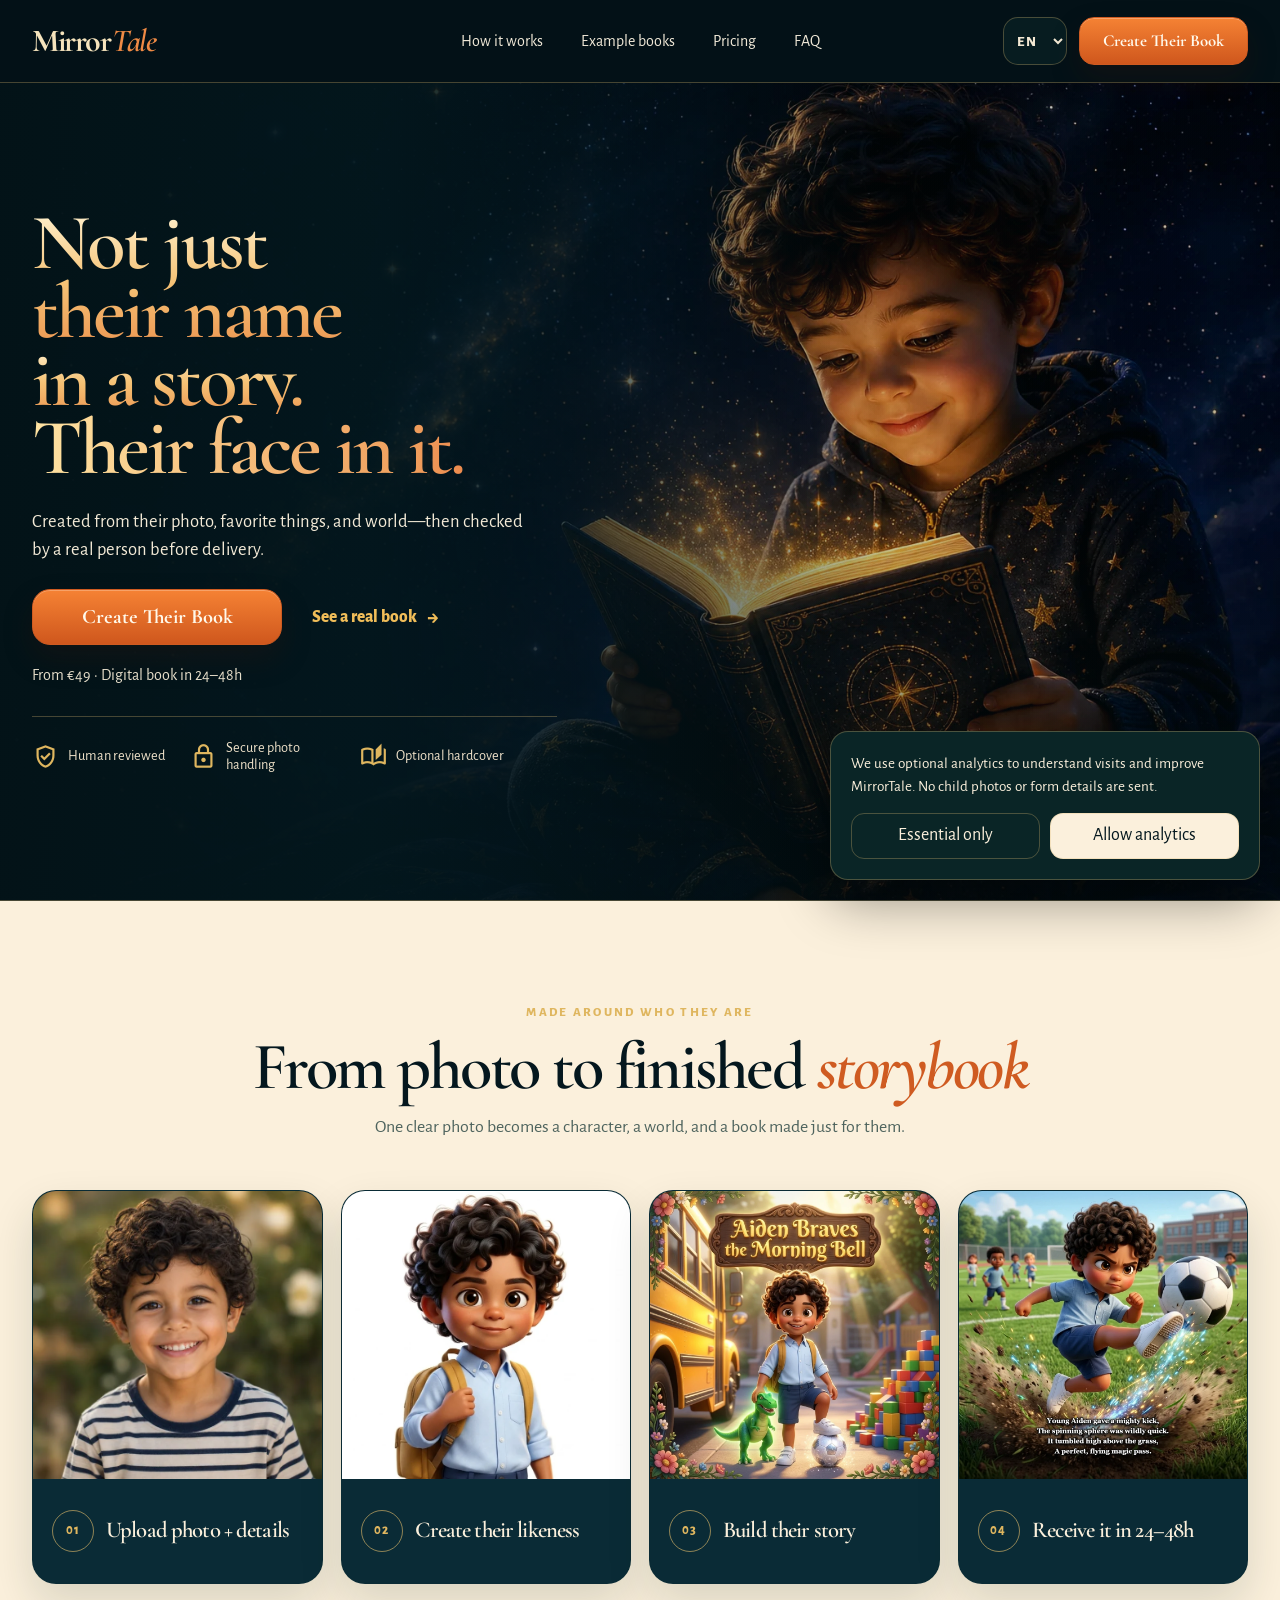
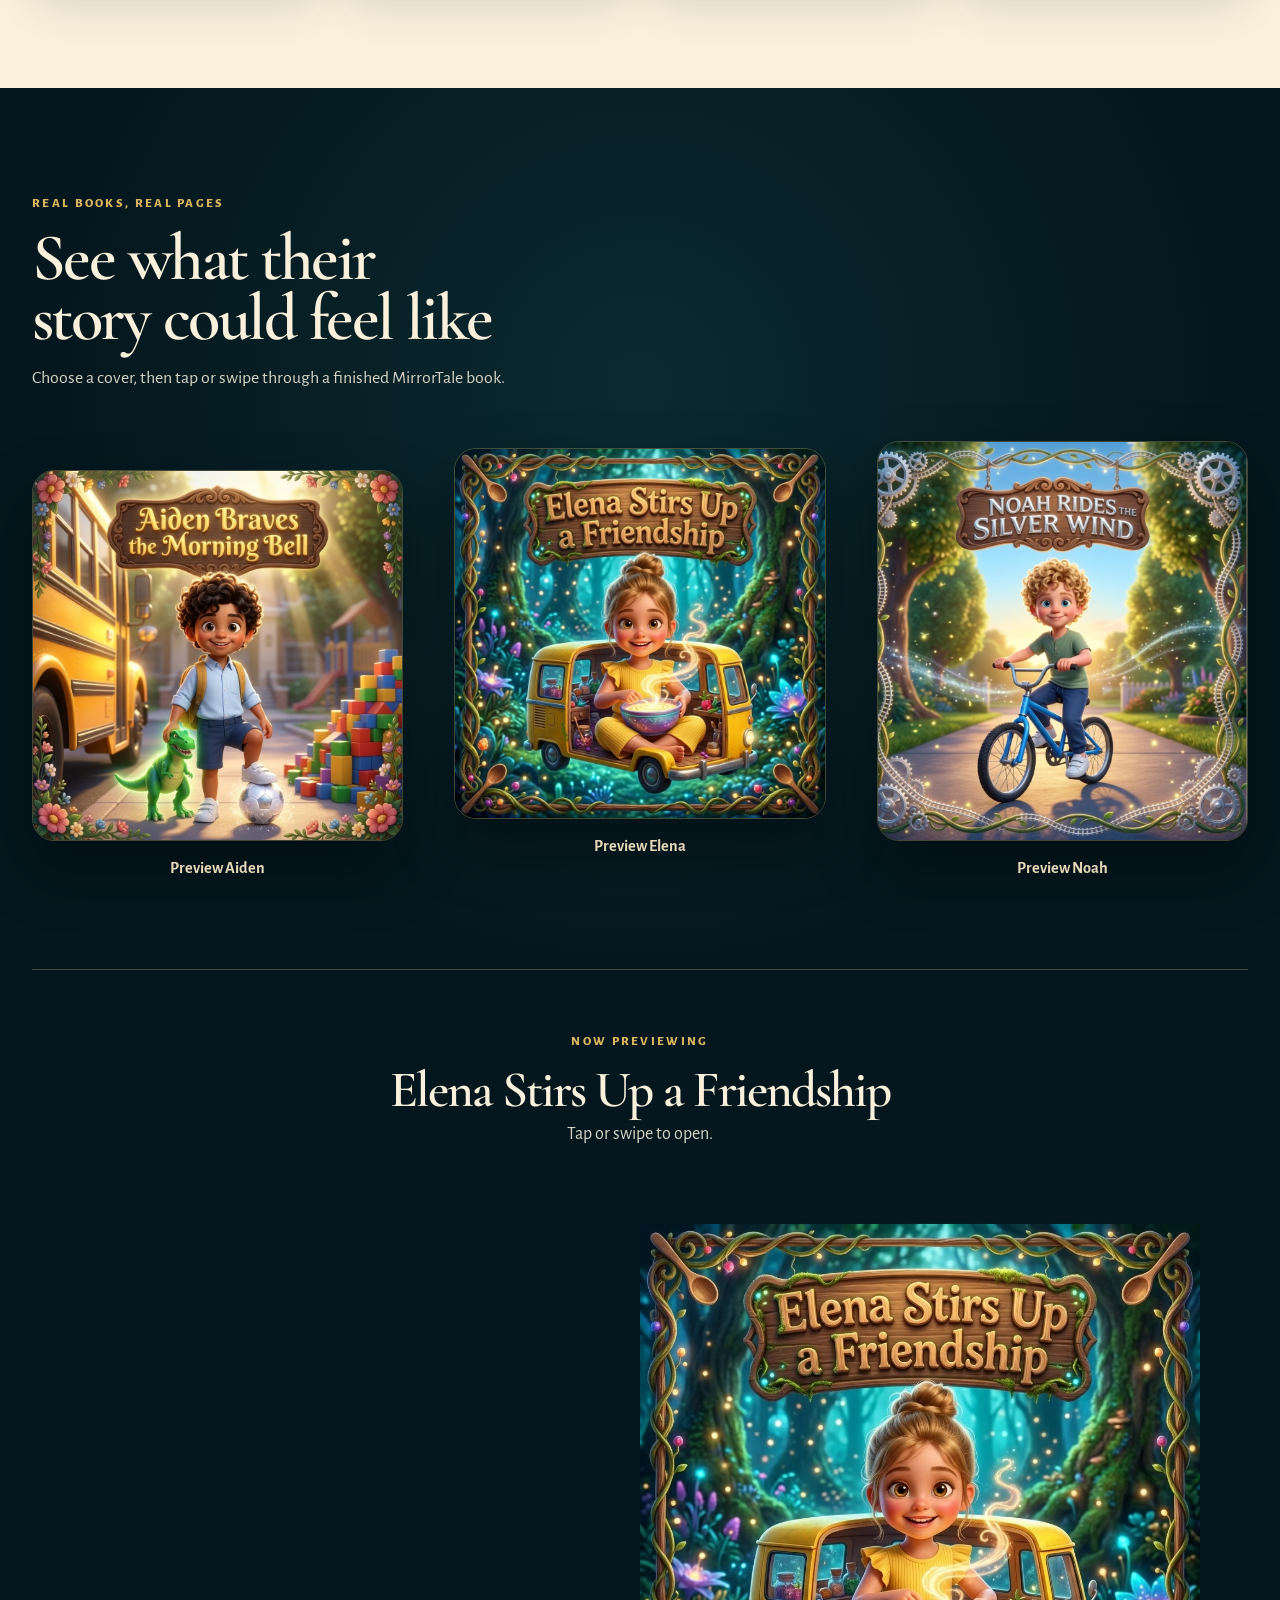
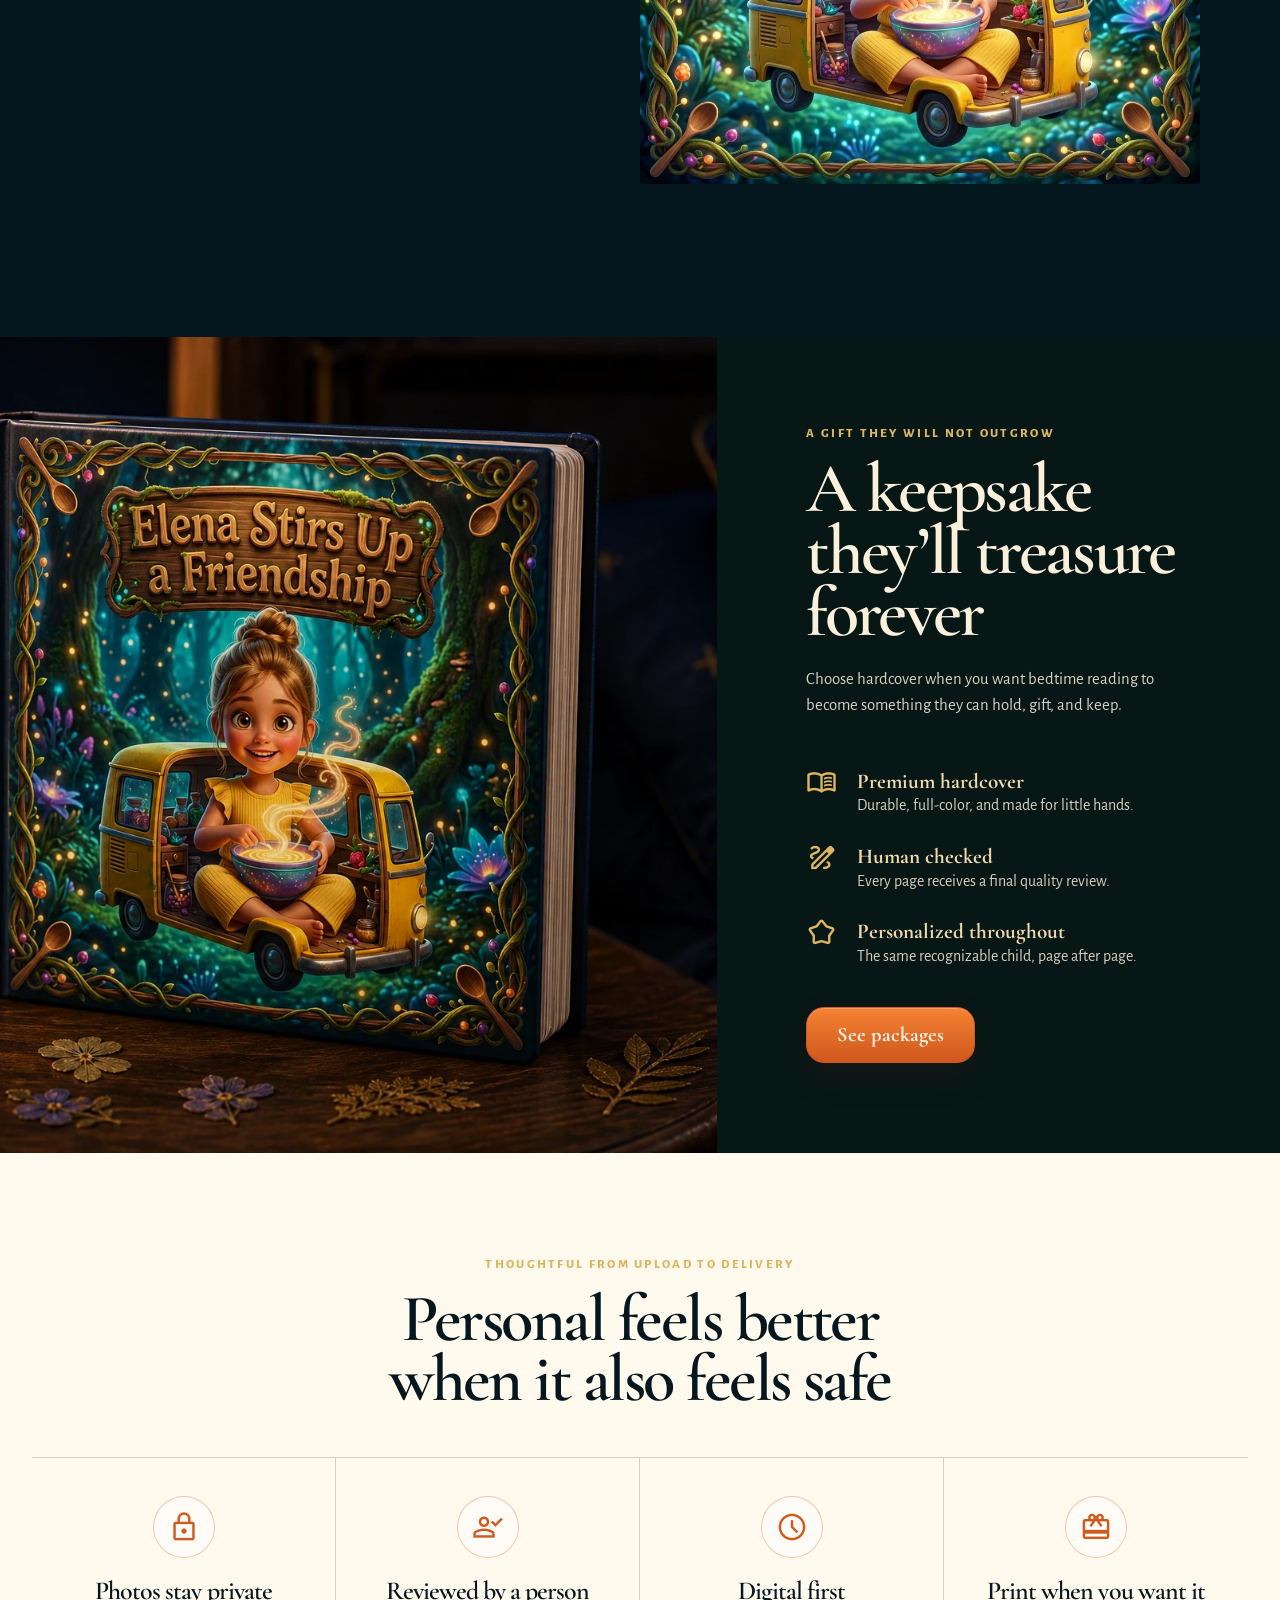
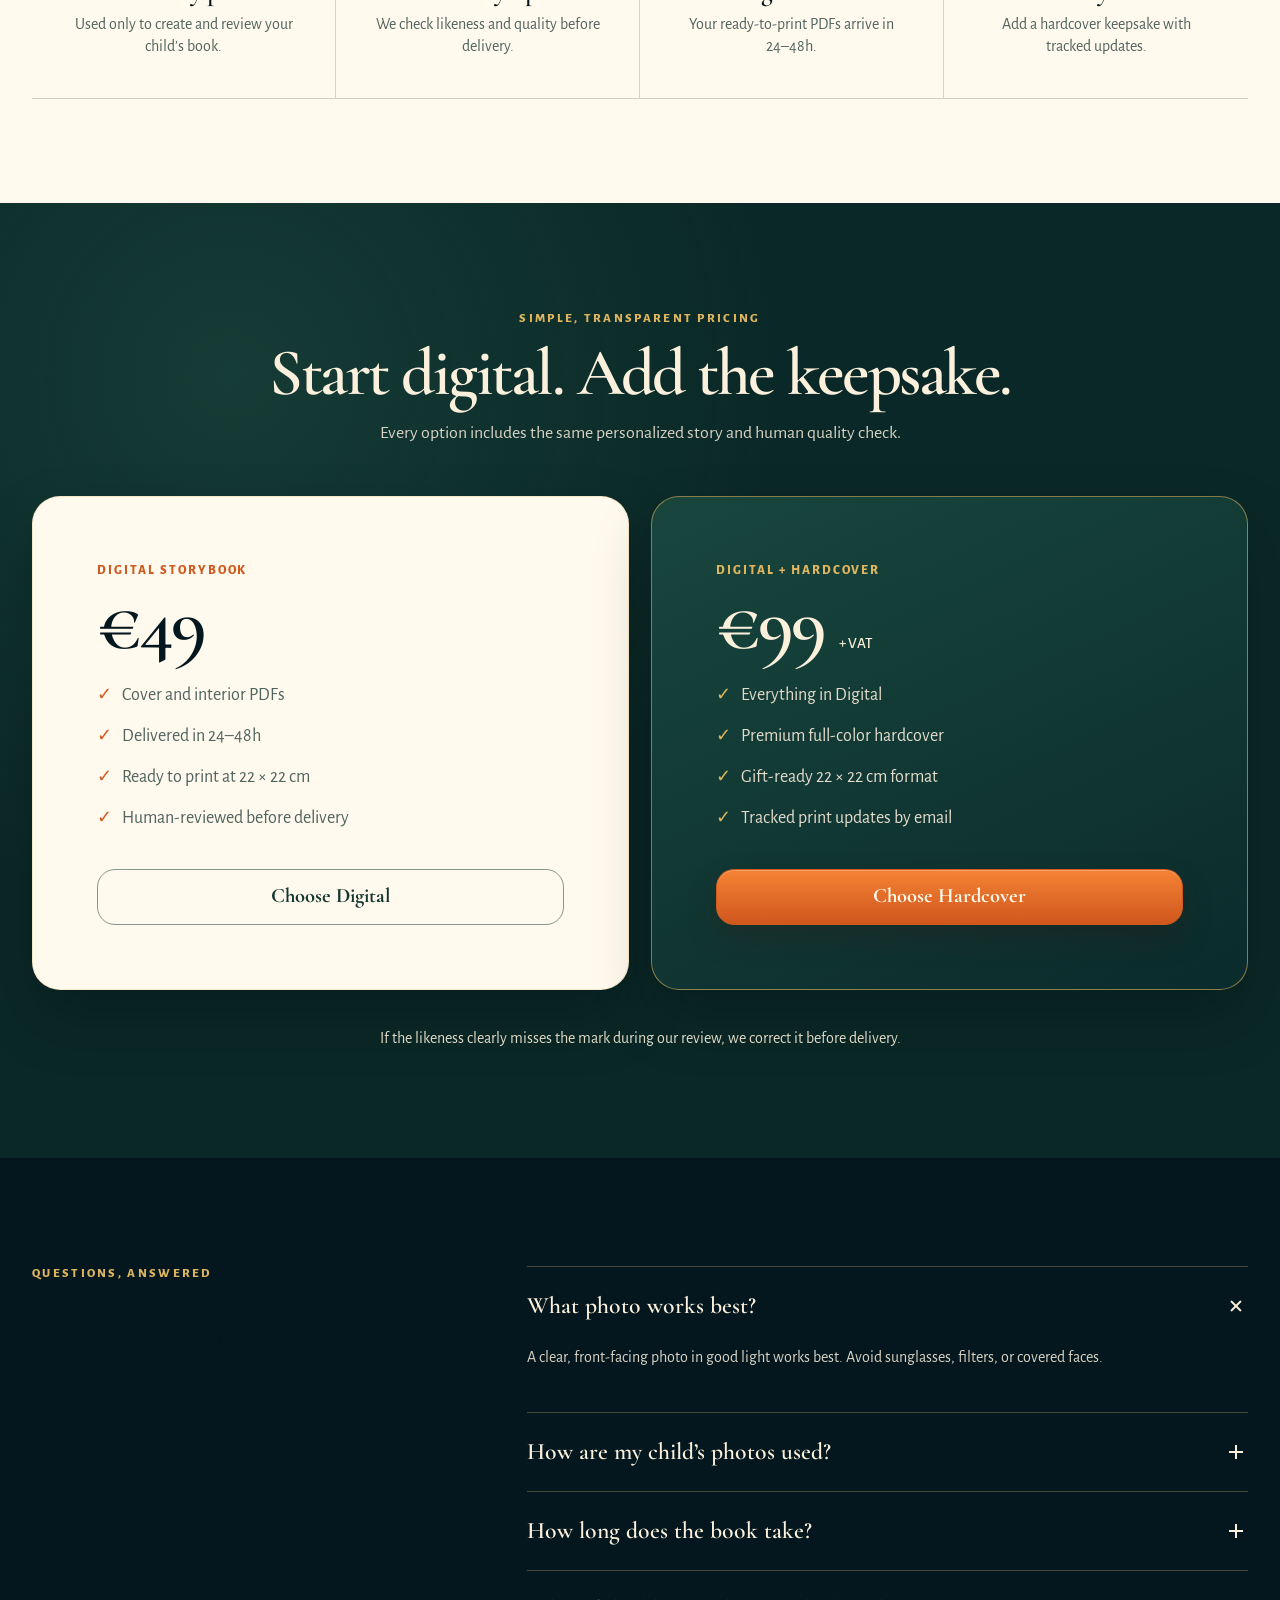
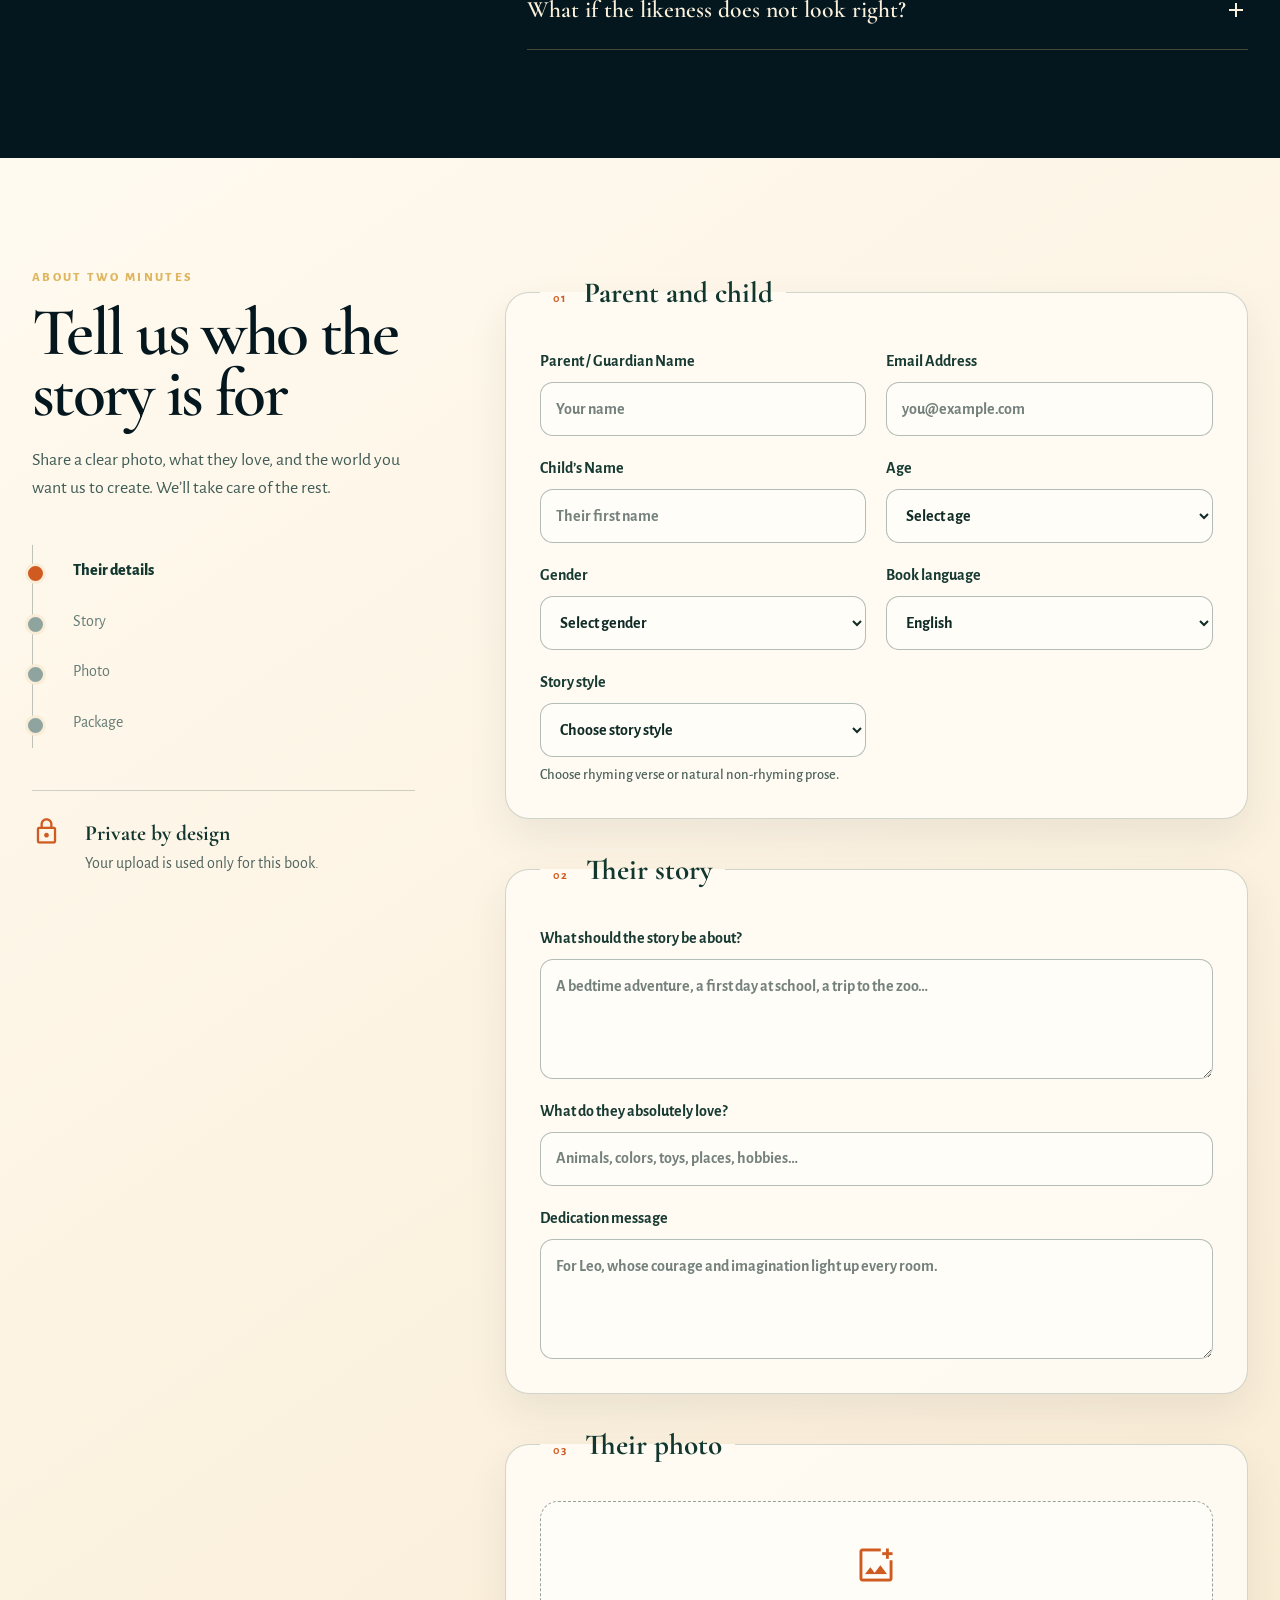
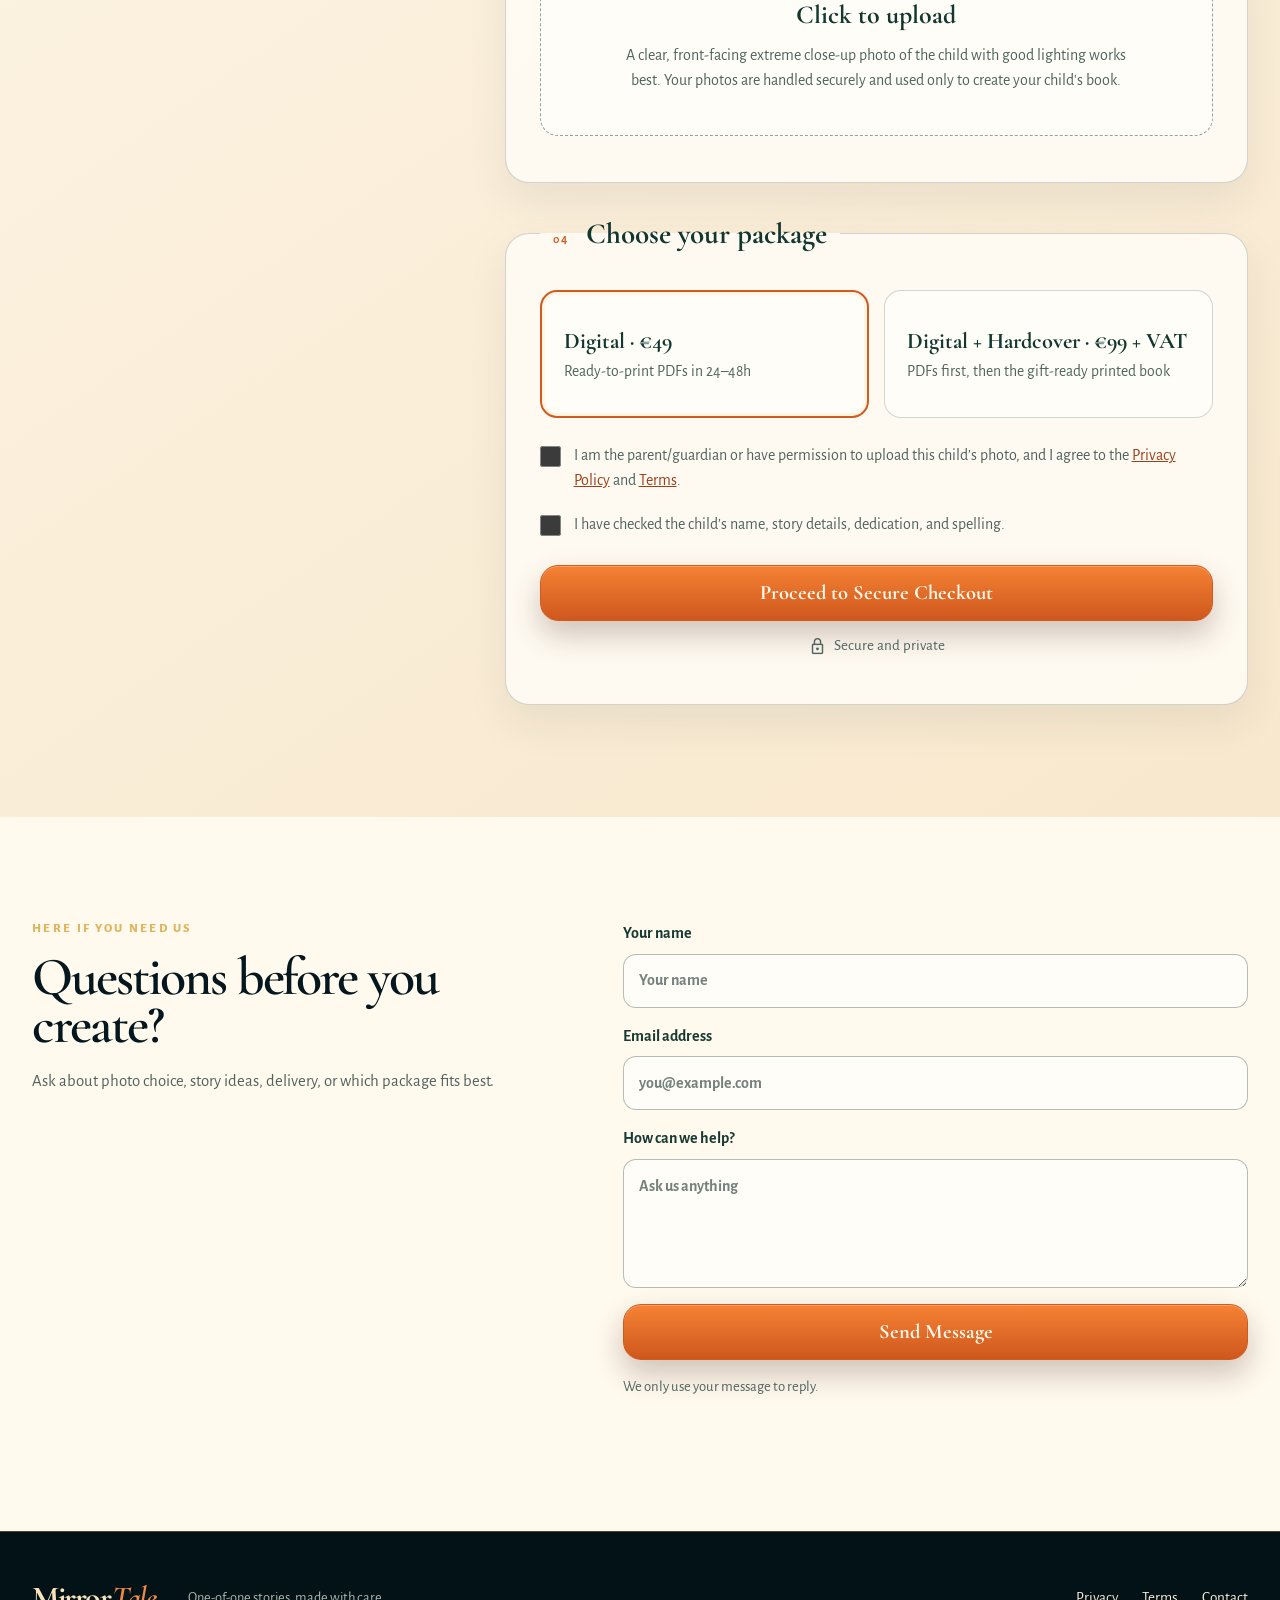
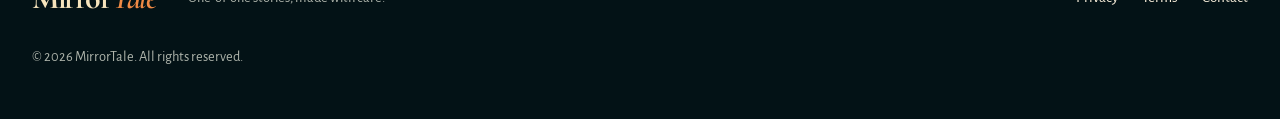
<file: index.html>
<!doctype html>
<html lang="en">
  <head>
    <meta charset="UTF-8" />
    <meta name="viewport" content="width=device-width, initial-scale=1.0" />
    <meta name="description" content="MirrorTale creates premium personalized children's books, illustrated from your child's photo and reviewed by a real person." />
    <meta name="mirrortale-api-base-url" content="https://api.mirrortale.com" />
    <meta name="ga4-measurement-id" content="G-BNKDF9J9E5" />
    <title>MirrorTale | A Story Only They Could Star In</title>
    <link rel="preconnect" href="https://fonts.googleapis.com" />
    <link rel="preconnect" href="https://fonts.gstatic.com" crossorigin />
    <link href="https://fonts.googleapis.com/css2?family=Alegreya+Sans:wght@400;500;600;700;800&family=Cormorant+Garamond:ital,wght@0,500;0,600;0,700;1,600&display=swap" rel="stylesheet" />
    <link href="https://fonts.googleapis.com/css2?family=Material+Symbols+Outlined:opsz,wght,FILL,GRAD@24,400,0,0" rel="stylesheet" />
    <link rel="stylesheet" href="styles/v5-home.css?v=4" />
  </head>
  <body class="v5-home">
    <a class="skip-link" href="#main">Skip to content</a>

    <header class="v3-site-header v5-header">
      <div class="v5-header-inner">
        <a class="v5-wordmark" href="#top" aria-label="MirrorTale home"><span>Mirror</span><em>Tale</em></a>
        <nav class="v5-desktop-nav" aria-label="Primary navigation">
          <a href="#how-it-works">How it works</a>
          <a href="#examples">Example books</a>
          <a href="#pricing">Pricing</a>
          <a href="#faq">FAQ</a>
        </nav>
        <div class="v5-header-controls">
          <label class="v5-site-language">
            <span class="visually-hidden">Site language</span>
            <select name="site-language" data-site-language aria-label="Site language">
              <option value="en">EN</option>
              <option value="nl">NL</option>
              <option value="fr">FR</option>
              <option value="de">DE</option>
            </select>
          </label>
          <a class="v5-button v5-button-small v5-header-cta" href="#intake">Create Their Book</a>
          <button class="site-menu-toggle" type="button" aria-expanded="false" aria-controls="site-mobile-menu" aria-label="Open menu">
            <span class="material-symbols-outlined" aria-hidden="true">menu</span>
          </button>
        </div>
      </div>
      <div class="site-mobile-menu" id="site-mobile-menu" hidden>
        <nav aria-label="Mobile navigation">
          <a href="#how-it-works">How it works</a>
          <a href="#examples">Example books</a>
          <a href="#pricing">Pricing</a>
          <a href="#faq">FAQ</a>
          <a href="#intake">Create Their Book</a>
        </nav>
        <p>Secure photo handling · Human reviewed · English website</p>
      </div>
    </header>

    <main id="main">
      <section class="v5-hero" id="top" aria-labelledby="hero-title">
        <div class="v5-hero-shade" aria-hidden="true"></div>
        <div class="v5-hero-content">
          <h1 id="hero-title"><span>Not just their name</span><span>in a story.</span><em>Their face in it.</em></h1>
          <p class="v5-hero-copy">Created from their photo, favorite things, and world—then checked by a real person before delivery.</p>
          <div class="v5-hero-actions">
            <a class="v5-button v5-hero-primary" href="#intake">Create Their Book</a>
            <a class="v5-text-link" href="#examples">See a real book <span aria-hidden="true">→</span></a>
          </div>
          <p class="v5-price-note">From €49 · Digital book in 24–48h</p>
          <ul class="v5-trust-line" aria-label="Key assurances">
            <li><span class="material-symbols-outlined" aria-hidden="true">verified_user</span>Human reviewed</li>
            <li><span class="material-symbols-outlined" aria-hidden="true">lock</span>Secure photo handling</li>
            <li><span class="material-symbols-outlined" aria-hidden="true">auto_stories</span>Optional hardcover</li>
          </ul>
        </div>
        <img class="v5-hero-image" src="assets/hero-child-book.webp" width="1536" height="1024" fetchpriority="high" alt="Child reading a glowing storybook beneath a starry sky" />
      </section>

      <section class="v5-process" id="how-it-works" aria-labelledby="process-title">
        <header class="v5-section-heading v5-section-heading-dark">
          <p class="v5-kicker">Made around who they are</p>
          <h2 id="process-title">From photo to finished <em>storybook</em></h2>
          <p>One clear photo becomes a character, a world, and a book made just for them.</p>
        </header>
        <div class="v5-process-grid">
          <figure class="v5-process-step">
            <img src="assets/proof-photo.webp" width="620" height="620" alt="Clear portrait uploaded for a personalized book" />
            <figcaption><span>01</span><h3>Upload photo + details</h3></figcaption>
          </figure>
          <figure class="v5-process-step">
            <img src="assets/proof-aiden-anchor.webp" width="705" height="705" alt="Illustrated character created from the child portrait" />
            <figcaption><span>02</span><h3>Create their likeness</h3></figcaption>
          </figure>
          <figure class="v5-process-step">
            <img src="assets/books/aiden/cover-front.webp" width="1024" height="1024" alt="Aiden Braves the Morning Bell personalized book cover" />
            <figcaption><span>03</span><h3>Build their story</h3></figcaption>
          </figure>
          <figure class="v5-process-step">
            <img src="assets/books/aiden/page-14.webp" width="1024" height="1024" alt="Finished personalized story page featuring Aiden" />
            <figcaption><span>04</span><h3>Receive it in 24–48h</h3></figcaption>
          </figure>
        </div>
      </section>

      <section class="v5-examples" id="examples" aria-labelledby="examples-title">
        <div class="v5-examples-inner">
          <header class="v5-section-heading v5-section-heading-light">
            <p class="v5-kicker">Real books, real pages</p>
            <h2 id="examples-title">See what their story could feel like</h2>
            <p>Choose a cover, then tap or swipe through a finished MirrorTale book.</p>
          </header>
          <div class="book-rack" data-pdf-flipbook-section="pending-provided-pdfs">
            <article class="example-book real-book" data-book-slot="aiden" aria-controls="noah-flipbook">
              <a class="example-book-link" href="#noah-flipbook" data-preview-target="noah-flipbook" data-book-key="aiden" aria-label="Preview Aiden Braves the Morning Bell">
                <img src="assets/books/aiden/cover-front.webp" width="1024" height="1024" alt="Aiden Braves the Morning Bell book cover" />
                <span>Preview Aiden</span>
              </a>
            </article>
            <article class="example-book featured-book real-book" data-book-slot="elena" aria-controls="noah-flipbook">
              <a class="example-book-link" href="#noah-flipbook" data-preview-target="noah-flipbook" data-book-key="elena" aria-label="Preview Elena Stirs Up a Friendship">
                <img src="assets/books/elena/cover-front.webp" width="1024" height="1024" alt="Elena Stirs Up a Friendship book cover" />
                <span>Preview Elena</span>
              </a>
            </article>
            <article class="example-book real-book" data-book-slot="noah" aria-controls="noah-flipbook">
              <a class="example-book-link" href="#noah-flipbook" data-preview-target="noah-flipbook" data-book-key="noah" aria-label="Preview Noah Rides the Silver Wind">
                <img src="assets/books/noah/cover-front.webp" width="1061" height="1144" alt="Noah Rides the Silver Wind book cover" />
                <span>Preview Noah</span>
              </a>
            </article>
          </div>
          <div class="flipbook-viewer" id="noah-flipbook" data-book="elena">
            <div class="flipbook-preview-header" aria-live="polite">
              <p class="v5-kicker">Now previewing</p>
              <h3 id="active-preview-title"><span class="preview-title-book">Elena Stirs Up a Friendship</span></h3>
              <p id="active-preview-helper">Tap or swipe to turn.</p>
            </div>
            <div class="flipbook-stage">
              <div class="pageflip-shell" id="noah-pageflip-shell">
                <div class="pageflip-book" id="noah-pageflip" aria-label="Interactive Elena book preview"><div class="pageflip-loading">Loading book preview…</div></div>
              </div>
            </div>
            <div class="mobile-book-reader" id="mobile-book-reader" tabindex="0" role="group" aria-label="Mobile Elena book preview" aria-describedby="mobile-book-help">
              <div class="mobile-book-frame">
                <img class="mobile-book-image" src="assets/books/elena/cover-front.webp" width="1024" height="1024" alt="Elena Stirs Up a Friendship front cover" draggable="false" />
                <span class="mobile-page-turn-sheet" aria-hidden="true"></span>
                <span class="mobile-tap-hint" aria-hidden="true">Tap to open</span>
              </div>
              <p class="mobile-book-progress" id="mobile-book-progress">Cover</p>
              <p class="visually-hidden" id="mobile-book-help">Tap the right side or swipe left to turn forward. Tap the left side or swipe right to go back.</p>
            </div>
            <span class="visually-hidden" id="noah-page-count" aria-live="polite">Cover</span>
          </div>
        </div>
      </section>

      <section class="v5-keepsake" aria-labelledby="keepsake-title">
        <div class="v5-keepsake-media">
          <img src="assets/v5-hardcover-keepsake.webp" width="1536" height="1024" alt="Elena hardcover personalized storybook" />
        </div>
        <div class="v5-keepsake-copy">
          <p class="v5-kicker">A gift they will not outgrow</p>
          <h2 id="keepsake-title">A keepsake they’ll treasure forever</h2>
          <p>Choose hardcover when you want bedtime reading to become something they can hold, gift, and keep.</p>
          <ul>
            <li><span class="material-symbols-outlined" aria-hidden="true">menu_book</span><span><strong>Premium hardcover</strong>Durable, full-color, and made for little hands.</span></li>
            <li><span class="material-symbols-outlined" aria-hidden="true">draw</span><span><strong>Human checked</strong>Every page receives a final quality review.</span></li>
            <li><span class="material-symbols-outlined" aria-hidden="true">kid_star</span><span><strong>Personalized throughout</strong>The same recognizable child, page after page.</span></li>
          </ul>
          <a class="v5-button" href="#pricing">See packages</a>
        </div>
      </section>

      <section class="v5-trust" aria-labelledby="trust-title">
        <header class="v5-section-heading v5-section-heading-dark">
          <p class="v5-kicker">Thoughtful from upload to delivery</p>
          <h2 id="trust-title">Personal feels better when it also feels safe</h2>
        </header>
        <div class="v5-trust-grid">
          <article><span class="material-symbols-outlined" aria-hidden="true">lock</span><h3>Photos stay private</h3><p>Used only to create and review your child’s book.</p></article>
          <article><span class="material-symbols-outlined" aria-hidden="true">person_check</span><h3>Reviewed by a person</h3><p>We check likeness and quality before delivery.</p></article>
          <article><span class="material-symbols-outlined" aria-hidden="true">schedule</span><h3>Digital first</h3><p>Your ready-to-print PDFs arrive in 24–48h.</p></article>
          <article><span class="material-symbols-outlined" aria-hidden="true">redeem</span><h3>Print when you want it</h3><p>Add a hardcover keepsake with tracked updates.</p></article>
        </div>
      </section>

      <section class="v5-pricing" id="pricing" aria-labelledby="pricing-title">
        <header class="v5-section-heading v5-section-heading-light">
          <p class="v5-kicker">Simple, transparent pricing</p>
          <h2 id="pricing-title">Start digital. Add the keepsake.</h2>
          <p>Every option includes the same personalized story and human quality check.</p>
        </header>
        <div class="v5-price-grid">
          <article class="v5-price-card">
            <p class="v5-price-label">Digital storybook</p>
            <h3>€49</h3>
            <ul><li>Cover and interior PDFs</li><li>Delivered in 24–48h</li><li>Ready to print at 22 × 22 cm</li><li>Human-reviewed before delivery</li></ul>
            <a class="v5-button v5-button-outline" href="#intake" data-package-target="digital">Choose Digital</a>
          </article>
          <article class="v5-price-card v5-price-card-featured">
            <p class="v5-price-label">Digital + hardcover</p>
            <h3>€99 <small>+ VAT</small></h3>
            <ul><li>Everything in Digital</li><li>Premium full-color hardcover</li><li>Gift-ready 22 × 22 cm format</li><li>Tracked print updates by email</li></ul>
            <a class="v5-button" href="#intake" data-package-target="print">Choose Hardcover</a>
          </article>
        </div>
        <p class="v5-pricing-reassurance">If the likeness clearly misses the mark during our review, we correct it before delivery.</p>
      </section>

      <section class="v5-faq" id="faq" aria-labelledby="faq-title">
        <header class="v5-section-heading v5-section-heading-dark">
          <p class="v5-kicker">Questions, answered</p>
          <h2 id="faq-title">Before you begin</h2>
        </header>
        <div class="v5-faq-list">
          <details open><summary>What photo works best?<span class="material-symbols-outlined" aria-hidden="true">add</span></summary><p>A clear, front-facing photo in good light works best. Avoid sunglasses, filters, or covered faces.</p></details>
          <details><summary>How are my child’s photos used?<span class="material-symbols-outlined" aria-hidden="true">add</span></summary><p>Your photos and story details are used only to create and review the ordered book.</p></details>
          <details><summary>How long does the book take?<span class="material-symbols-outlined" aria-hidden="true">add</span></summary><p>Digital PDFs arrive within 24–48h after payment. Hardcover delivery can take up to 15 business days in Europe.</p></details>
          <details><summary>What if the likeness does not look right?<span class="material-symbols-outlined" aria-hidden="true">add</span></summary><p>Every book is reviewed before delivery. If the result clearly misses the target, we correct it.</p></details>
        </div>
      </section>

      <section class="v5-intake" id="intake" aria-labelledby="intake-title">
        <div class="v5-intake-intro">
          <p class="v5-kicker">About two minutes</p>
          <h2 id="intake-title">Tell us who the story is for</h2>
          <p>Share a clear photo, what they love, and the world you want us to create. We’ll take care of the rest.</p>
          <ol class="v5-form-progress" aria-label="Order steps"><li class="is-current">Their details</li><li>Story</li><li>Photo</li><li>Package</li></ol>
          <div class="v5-intake-assurance"><span class="material-symbols-outlined" aria-hidden="true">lock</span><p><strong>Private by design</strong>Your upload is used only for this book.</p></div>
        </div>
        <form class="intake-form" action="#" method="post">
          <div class="form-columns">
            <fieldset>
              <legend><span>01</span> Parent and child</legend>
              <div class="v5-field-grid">
                <label>Parent / Guardian Name<input type="text" name="parent-name" autocomplete="name" placeholder="Your name" required /></label>
                <label>Email Address<input type="email" name="email" autocomplete="email" placeholder="you@example.com" required /></label>
                <label>Child’s Name<input type="text" name="child-name" placeholder="Their first name" required /></label>
                <label>Age<select name="age" required><option value="">Select age</option><option>1</option><option>2</option><option>3</option><option>4</option><option>5</option><option>6</option><option>7</option><option>8+</option></select></label>
                <label>Gender<select name="gender" required translate="no"><option value="">Select gender</option><option value="Boy">Boy</option><option value="Girl">Girl</option></select></label>
                <label>Book language<select name="book-language" required><option value="en" selected>English</option><option value="nl">Dutch</option><option value="fr">French</option><option value="de">German</option><option value="es">Spanish</option><option value="it">Italian</option><option value="pt">Portuguese</option><option value="ro">Romanian</option></select></label>
                <label>Story style<select name="story-style" required><option value="" selected>Choose story style</option><option value="rhyming">Rhyming</option><option value="non_rhyming">Non-rhyming</option></select><span class="form-hint">Choose rhyming verse or natural non-rhyming prose.</span></label>
              </div>
            </fieldset>
            <fieldset>
              <legend><span>02</span> Their story</legend>
              <label>What should the story be about?<textarea name="theme" rows="3" placeholder="A bedtime adventure, a first day at school, a trip to the zoo…" required></textarea></label>
              <label>What do they absolutely love?<input type="text" name="interests" placeholder="Animals, colors, toys, places, hobbies…" required /></label>
              <label>Dedication message<textarea name="dedication" rows="3" placeholder="For Leo, whose courage and imagination light up every room." required></textarea></label>
            </fieldset>
            <fieldset>
              <legend><span>03</span> Their photo</legend>
              <label class="upload-card">
                <span class="material-symbols-outlined" aria-hidden="true">add_photo_alternate</span>
                <strong data-upload-title>Choose a clear photo</strong>
                <em data-upload-detail>Front-facing, well lit, no filters or sunglasses. JPG, PNG, HEIC, or HEIF.</em>
                <input type="file" name="child-photo" accept="image/*,.heic,.heif" required />
              </label>
              <p class="upload-status" data-upload-status aria-live="polite"></p>
            </fieldset>
            <fieldset>
              <legend><span>04</span> Choose your package</legend>
              <div class="package-selector" aria-label="Choose a package">
                <label><input type="radio" name="package" value="digital" checked /><span><strong>Digital · €49</strong><em>Ready-to-print PDFs in 24–48h</em></span></label>
                <label><input type="radio" name="package" value="print" /><span><strong>Digital + Hardcover · €99 + VAT</strong><em>PDFs first, then the gift-ready printed book</em></span></label>
              </div>
              <label class="consent-check"><input type="checkbox" name="photo-consent" value="accepted" required /><span>I am the parent/guardian or have permission to upload this child’s photo, and I agree to the <a href="privacy.html" target="_blank" rel="noopener">Privacy Policy</a> and <a href="terms.html" target="_blank" rel="noopener">Terms</a>.</span></label>
              <label class="consent-check"><input type="checkbox" name="details-confirmed" value="accepted" required /><span>I have checked the child’s name, story details, dedication, and spelling.</span></label>
              <button class="v5-button form-submit" type="submit">Proceed to Secure Checkout</button>
              <p class="secure-note"><span class="material-symbols-outlined" aria-hidden="true">lock</span>Secure and private</p>
              <p class="form-status" aria-live="polite"></p>
            </fieldset>
          </div>
        </form>
      </section>

      <section class="v5-contact" id="contact" aria-labelledby="contact-title">
        <div><p class="v5-kicker">Here if you need us</p><h2 id="contact-title">Questions before you create?</h2><p>Ask about photo choice, story ideas, delivery, or which package fits best.</p></div>
        <form class="contact-form" action="#" method="post">
          <label>Your name<input type="text" name="contact-name" placeholder="Your name" /></label>
          <label>Email address<input type="email" name="contact-email" placeholder="you@example.com" required /></label>
          <label>How can we help?<textarea name="contact-message" rows="4" placeholder="Ask us anything" required></textarea></label>
          <button class="v5-button contact-submit" type="submit">Send Message</button>
          <p class="contact-note">We only use your message to reply.</p><p class="contact-status" aria-live="polite"></p>
        </form>
      </section>
    </main>

    <a class="v5-sticky-cta" href="#intake" aria-label="Create their book from €49"><span><strong>Create Their Book</strong><em>From €49</em></span><span class="material-symbols-outlined" aria-hidden="true">arrow_forward</span></a>

    <footer class="v5-footer"><a class="v5-wordmark" href="#top" aria-label="MirrorTale home"><span>Mirror</span><em>Tale</em></a><p>One-of-one stories, made with care.</p><nav aria-label="Legal links"><a href="privacy.html">Privacy</a><a href="terms.html">Terms</a><a href="#contact">Contact</a></nav><small>© 2026 MirrorTale. All rights reserved.</small></footer>

    <script src="analytics.js?v=ga4-consent-1"></script>
    <script src="assets/vendor/page-flip.browser.js"></script>
    <script src="script.js?v=v5-4"></script>
    <script src="landing-v5.js?v=2"></script>
  </body>
</html>
</file>
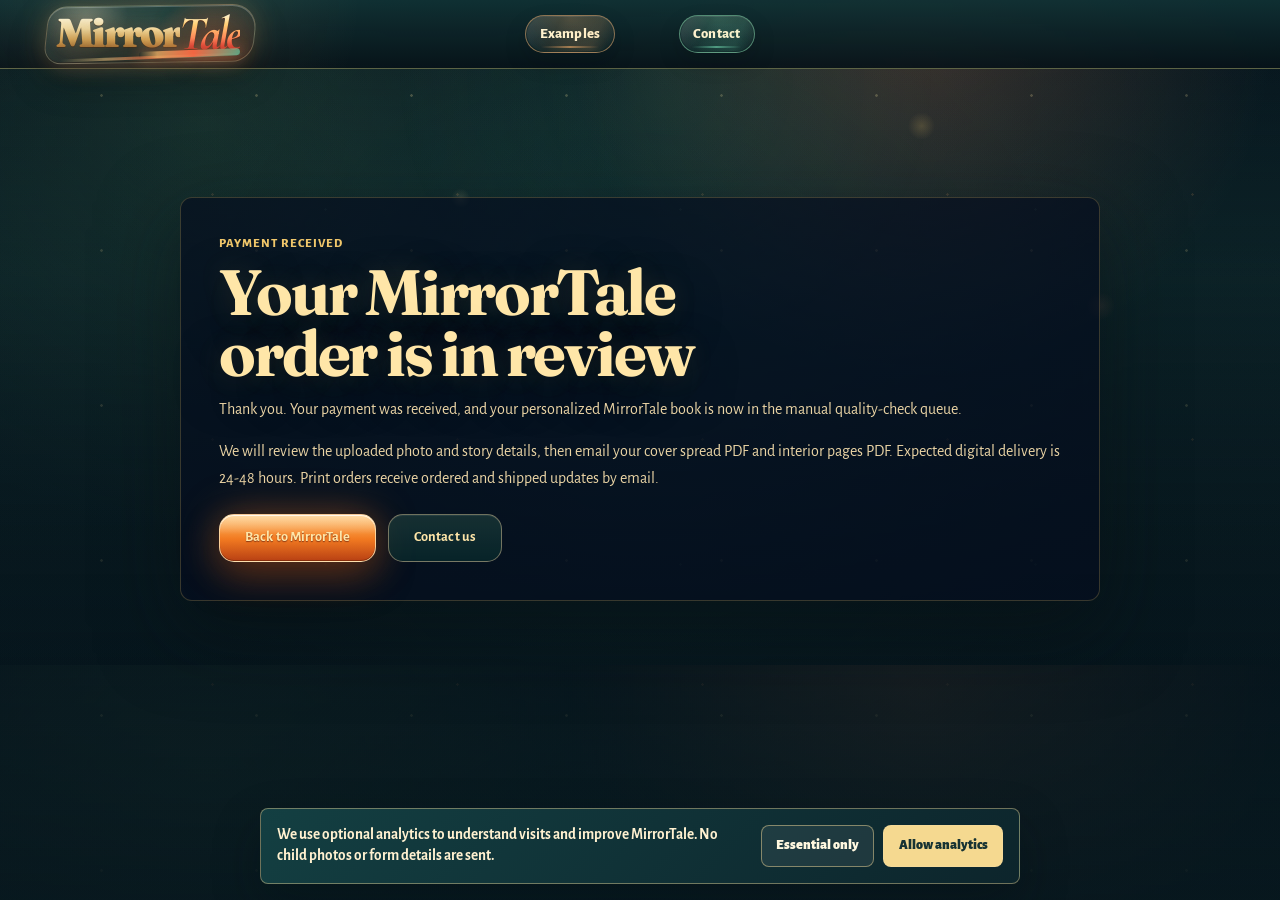
<file: checkout-success.html>
<!DOCTYPE html>
<html lang="en">
  <head>
    <meta charset="UTF-8" />
    <meta name="viewport" content="width=device-width, initial-scale=1.0" />
    <meta
      name="description"
      content="Your MirrorTale payment was received and your personalized book is now in review."
    />
    <meta name="ga4-measurement-id" content="G-BNKDF9J9E5" />
    <meta name="analytics-page-event" content="checkout_success" />
    <title>Payment Received | MirrorTale</title>
    <link rel="preconnect" href="https://fonts.googleapis.com" />
    <link rel="preconnect" href="https://fonts.gstatic.com" crossorigin />
    <link
      href="https://fonts.googleapis.com/css2?family=Alegreya+Sans:wght@400;500;700;800&family=Cormorant+Garamond:ital,wght@1,700;1,800&family=Fraunces:ital,opsz,wght@0,9..144,500;0,9..144,600;0,9..144,700;0,9..144,800;1,9..144,700;1,9..144,800&display=swap"
      rel="stylesheet"
    />
    <link rel="stylesheet" href="styles.css?v=analytics-consent-1" />
  </head>
  <body>
    <div class="sky-grain" aria-hidden="true"></div>
    <header class="site-header">
      <div class="header-inner">
        <a class="brand" href="/" aria-label="MirrorTale home">
          <span class="brand-lockup">
            <span class="brand-word brand-mirror">Mirror</span>
            <span class="brand-word brand-tale">Tale</span>
          </span>
        </a>
        <nav class="main-nav" aria-label="Checkout navigation">
          <a href="/#examples">Examples</a>
          <a href="/#contact">Contact</a>
        </nav>
      </div>
    </header>

    <main class="legal-main">
      <article class="legal-card">
        <span class="legal-kicker">Payment received</span>
        <h1>Your MirrorTale order is in review</h1>
        <p>
          Thank you. Your payment was received, and your personalized MirrorTale
          book is now in the manual quality-check queue.
        </p>
        <p>
          We will review the uploaded photo and story details, then email your
          cover spread PDF and interior pages PDF. Expected digital delivery is
          24-48 hours. Print orders receive ordered and shipped updates by email.
        </p>
        <div class="success-actions">
          <a class="button button-gold" href="/">Back to MirrorTale</a>
          <a class="button button-outline" href="mailto:hello@mirrortale.com">Contact us</a>
        </div>
      </article>
    </main>
    <script src="analytics.js?v=ga4-consent-1"></script>
  </body>
</html>
</file>
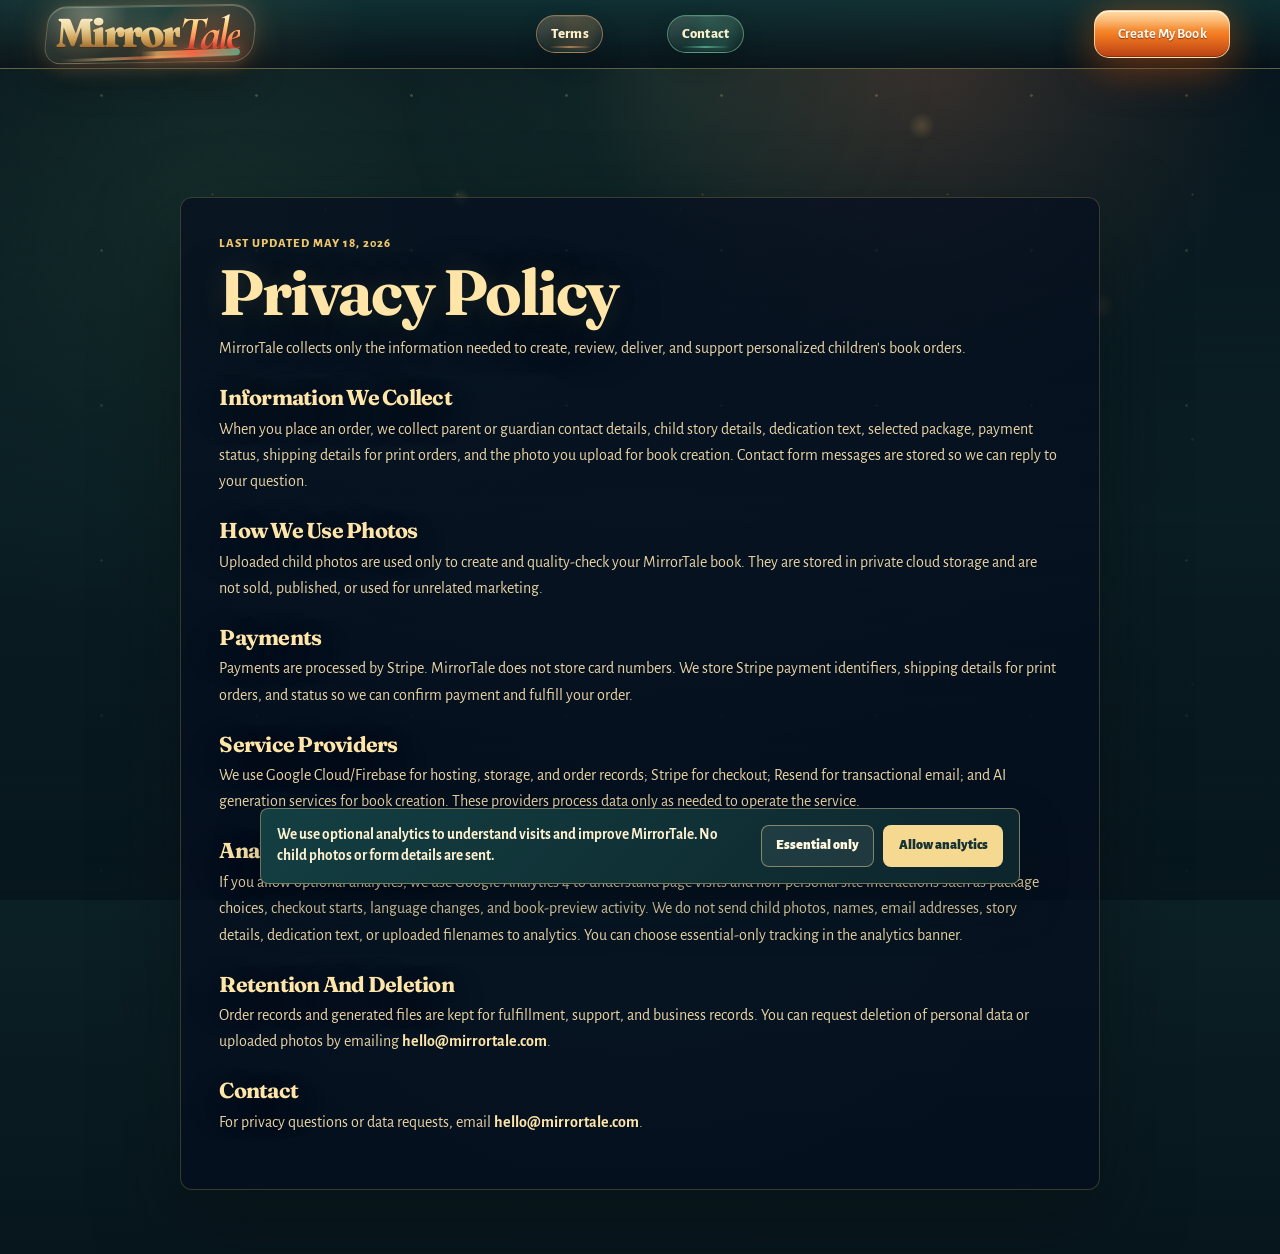
<file: privacy.html>
<!DOCTYPE html>
<html lang="en">
  <head>
    <meta charset="UTF-8" />
    <meta name="viewport" content="width=device-width, initial-scale=1.0" />
    <meta
      name="description"
      content="MirrorTale privacy policy for personalized children's book orders, uploads, and customer messages."
    />
    <meta name="ga4-measurement-id" content="G-BNKDF9J9E5" />
    <title>Privacy Policy | MirrorTale</title>
    <link rel="preconnect" href="https://fonts.googleapis.com" />
    <link rel="preconnect" href="https://fonts.gstatic.com" crossorigin />
    <link
      href="https://fonts.googleapis.com/css2?family=Alegreya+Sans:wght@400;500;700;800&family=Cormorant+Garamond:ital,wght@1,700;1,800&family=Fraunces:ital,opsz,wght@0,9..144,500;0,9..144,600;0,9..144,700;0,9..144,800;1,9..144,700;1,9..144,800&display=swap"
      rel="stylesheet"
    />
    <link rel="stylesheet" href="styles.css?v=analytics-consent-1" />
  </head>
  <body>
    <div class="sky-grain" aria-hidden="true"></div>
    <header class="site-header">
      <div class="header-inner">
        <a class="brand" href="/" aria-label="MirrorTale home">
          <span class="brand-lockup">
            <span class="brand-word brand-mirror">Mirror</span>
            <span class="brand-word brand-tale">Tale</span>
          </span>
        </a>
        <nav class="main-nav" aria-label="Legal navigation">
          <a href="terms.html">Terms</a>
          <a href="/#contact">Contact</a>
        </nav>
        <a class="button button-gold header-cta" href="/#intake">Create My Book</a>
      </div>
    </header>

    <main class="legal-main">
      <article class="legal-card">
        <span class="legal-kicker">Last updated May 18, 2026</span>
        <h1>Privacy Policy</h1>
        <p>
          MirrorTale collects only the information needed to create, review, deliver,
          and support personalized children's book orders.
        </p>

        <h2>Information We Collect</h2>
        <p>
          When you place an order, we collect parent or guardian contact details,
          child story details, dedication text, selected package, payment status,
          shipping details for print orders, and the photo you upload for book
          creation. Contact form messages are stored so we can reply to your question.
        </p>

        <h2>How We Use Photos</h2>
        <p>
          Uploaded child photos are used only to create and quality-check your
          MirrorTale book. They are stored in private cloud storage and are not
          sold, published, or used for unrelated marketing.
        </p>

        <h2>Payments</h2>
        <p>
          Payments are processed by Stripe. MirrorTale does not store card numbers.
          We store Stripe payment identifiers, shipping details for print orders,
          and status so we can confirm payment and fulfill your order.
        </p>

        <h2>Service Providers</h2>
        <p>
          We use Google Cloud/Firebase for hosting, storage, and order records;
          Stripe for checkout; Resend for transactional email; and AI generation
          services for book creation. These providers process data only as needed
          to operate the service.
        </p>

        <h2>Analytics And Cookies</h2>
        <p>
          If you allow optional analytics, we use Google Analytics 4 to understand
          page visits and non-personal site interactions such as package choices,
          checkout starts, language changes, and book-preview activity. We do not
          send child photos, names, email addresses, story details, dedication text,
          or uploaded filenames to analytics. You can choose essential-only tracking
          in the analytics banner.
        </p>

        <h2>Retention And Deletion</h2>
        <p>
          Order records and generated files are kept for fulfillment, support, and
          business records. You can request deletion of personal data or uploaded
          photos by emailing <a href="mailto:hello@mirrortale.com">hello@mirrortale.com</a>.
        </p>

        <h2>Contact</h2>
        <p>
          For privacy questions or data requests, email
          <a href="mailto:hello@mirrortale.com">hello@mirrortale.com</a>.
        </p>
      </article>
    </main>
    <script src="analytics.js?v=ga4-consent-1"></script>
  </body>
</html>
</file>
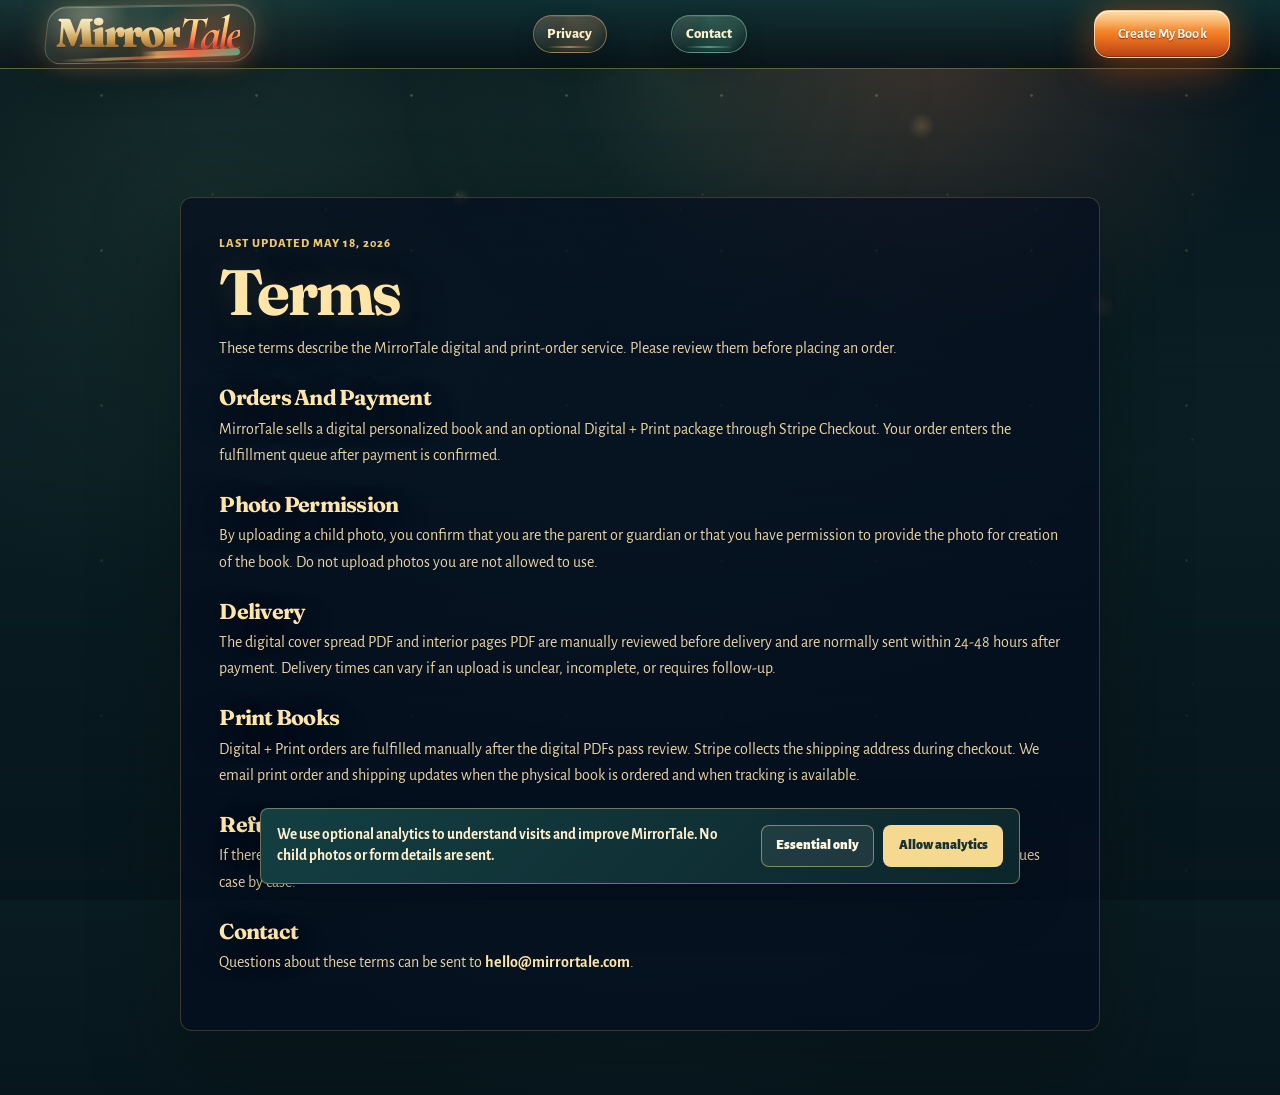
<file: terms.html>
<!DOCTYPE html>
<html lang="en">
  <head>
    <meta charset="UTF-8" />
    <meta name="viewport" content="width=device-width, initial-scale=1.0" />
    <meta
      name="description"
      content="MirrorTale terms for personalized children's book orders, payment, delivery, and acceptable uploads."
    />
    <meta name="ga4-measurement-id" content="G-BNKDF9J9E5" />
    <title>Terms | MirrorTale</title>
    <link rel="preconnect" href="https://fonts.googleapis.com" />
    <link rel="preconnect" href="https://fonts.gstatic.com" crossorigin />
    <link
      href="https://fonts.googleapis.com/css2?family=Alegreya+Sans:wght@400;500;700;800&family=Cormorant+Garamond:ital,wght@1,700;1,800&family=Fraunces:ital,opsz,wght@0,9..144,500;0,9..144,600;0,9..144,700;0,9..144,800;1,9..144,700;1,9..144,800&display=swap"
      rel="stylesheet"
    />
    <link rel="stylesheet" href="styles.css?v=analytics-consent-1" />
  </head>
  <body>
    <div class="sky-grain" aria-hidden="true"></div>
    <header class="site-header">
      <div class="header-inner">
        <a class="brand" href="/" aria-label="MirrorTale home">
          <span class="brand-lockup">
            <span class="brand-word brand-mirror">Mirror</span>
            <span class="brand-word brand-tale">Tale</span>
          </span>
        </a>
        <nav class="main-nav" aria-label="Legal navigation">
          <a href="privacy.html">Privacy</a>
          <a href="/#contact">Contact</a>
        </nav>
        <a class="button button-gold header-cta" href="/#intake">Create My Book</a>
      </div>
    </header>

    <main class="legal-main">
      <article class="legal-card">
        <span class="legal-kicker">Last updated May 18, 2026</span>
        <h1>Terms</h1>
        <p>
          These terms describe the MirrorTale digital and print-order service. Please
          review them before placing an order.
        </p>

        <h2>Orders And Payment</h2>
        <p>
          MirrorTale sells a digital personalized book and an optional Digital + Print
          package through Stripe Checkout. Your order enters the fulfillment queue
          after payment is confirmed.
        </p>

        <h2>Photo Permission</h2>
        <p>
          By uploading a child photo, you confirm that you are the parent or guardian
          or that you have permission to provide the photo for creation of the book.
          Do not upload photos you are not allowed to use.
        </p>

        <h2>Delivery</h2>
        <p>
          The digital cover spread PDF and interior pages PDF are manually reviewed
          before delivery and are normally sent within 24-48 hours after payment.
          Delivery times can vary if an upload is unclear, incomplete, or requires
          follow-up.
        </p>

        <h2>Print Books</h2>
        <p>
          Digital + Print orders are fulfilled manually after the digital PDFs pass
          review. Stripe collects the shipping address during checkout. We email print
          order and shipping updates when the physical book is ordered and when
          tracking is available.
        </p>

        <h2>Refunds And Corrections</h2>
        <p>
          If there is a problem with your order, email
          <a href="mailto:hello@mirrortale.com">hello@mirrortale.com</a>. We will
          review reasonable correction requests and payment issues case by case.
        </p>

        <h2>Contact</h2>
        <p>
          Questions about these terms can be sent to
          <a href="mailto:hello@mirrortale.com">hello@mirrortale.com</a>.
        </p>
      </article>
    </main>
    <script src="analytics.js?v=ga4-consent-1"></script>
  </body>
</html>
</file>
<file: styles/v5-home.css>
:root {
  --ink: #04171e;
  --ink-2: #092a31;
  --forest: #12372f;
  --paper: #fbf0dc;
  --paper-2: #fff9ee;
  --paper-3: #f2dfbd;
  --copper: #cf5b21;
  --copper-dark: #9e3f19;
  --orange: #f47a2a;
  --gold: #dfb65f;
  --muted-dark: #4f645e;
  --muted-light: #d8d3c5;
  --line-dark: rgba(21, 58, 49, .2);
  --line-light: rgba(225, 188, 116, .3);
  --serif: "Cormorant Garamond", Georgia, serif;
  --sans: "Alegreya Sans", Arial, sans-serif;
  --max: 1280px;
}

* { box-sizing: border-box; }
html { color-scheme: dark; scroll-behavior: smooth; }
body { margin: 0; color: var(--paper); background: var(--ink); font-family: var(--sans); font-size: 18px; line-height: 1.55; }
body.menu-open { overflow: hidden; }
img { display: block; max-width: 100%; }
a { color: inherit; text-decoration: none; }
button, input, select, textarea { font: inherit; }
button, a, input, select, textarea { -webkit-tap-highlight-color: transparent; }
h1, h2, h3, p { margin-top: 0; }
h1, h2, h3 { font-family: var(--serif); font-weight: 600; letter-spacing: -.038em; }
.visually-hidden { position: absolute !important; width: 1px !important; height: 1px !important; padding: 0 !important; margin: -1px !important; overflow: hidden !important; clip: rect(0, 0, 0, 0) !important; white-space: nowrap !important; border: 0 !important; }
.skip-link { position: fixed; z-index: 1000; top: 12px; left: 12px; padding: 10px 14px; border-radius: 12px; color: var(--ink); background: var(--paper); transform: translateY(-160%); }
.skip-link:focus { transform: translateY(0); }
:focus-visible { outline: 3px solid #ffd27b; outline-offset: 4px; }

/* Refined V5 type and navigation, retained from the approved direction. */
.v5-header { position: sticky; z-index: 80; top: 0; border-bottom: 1px solid var(--line-light); background: rgba(4, 18, 23, .96); backdrop-filter: blur(16px); }
.v5-header-inner { display: grid; grid-template-columns: 1fr auto 1fr; align-items: center; gap: 36px; width: min(var(--max), calc(100% - 64px)); min-height: 82px; margin: auto; }
.v5-wordmark { display: inline-flex; width: max-content; align-items: baseline; color: #f6e4bd; font-family: var(--serif); font-size: 2rem; font-weight: 700; letter-spacing: -.045em; line-height: 1; }
.v5-wordmark em { margin-left: 2px; color: #ef8a45; font-style: italic; font-weight: 600; }
.v5-desktop-nav { display: flex; justify-content: center; gap: 38px; font-size: 1rem; }
.v5-desktop-nav a { padding: 10px 0; color: #f1e9d8; }
.v5-desktop-nav a:hover { color: #f1bd61; }
.v5-header-controls { display: flex; align-items: center; justify-self: end; gap: 12px; }
.v5-site-language { display: inline-flex; align-items: center; }
.v5-site-language select { width: 64px; min-height: 48px; padding: 0 9px; border: 1px solid var(--line-light); border-radius: 15px; color: #f3e8d3; background: #071c20; font-size: .9rem; font-weight: 800; letter-spacing: .05em; cursor: pointer; }
.site-menu-toggle { display: none; width: 52px; height: 52px; place-items: center; border: 1px solid var(--line-light); border-radius: 16px; color: var(--paper); background: transparent; cursor: pointer; }
.site-mobile-menu { display: none; }

.v5-button { display: inline-flex; min-height: 56px; align-items: center; justify-content: center; padding: 14px 30px; border: 1px solid var(--copper); border-radius: 18px; color: #fff9eb; background: linear-gradient(180deg, #f58234 0%, #cf571d 100%); box-shadow: 0 14px 30px rgba(58, 20, 9, .24), inset 0 1px 0 rgba(255,255,255,.25); font-family: var(--serif); font-size: 1.28rem; font-weight: 700; line-height: 1; text-align: center; transition: filter 160ms ease, transform 160ms ease, box-shadow 160ms ease; }
.v5-button:hover { filter: brightness(1.07); transform: translateY(-2px); box-shadow: 0 18px 34px rgba(58, 20, 9, .3), inset 0 1px 0 rgba(255,255,255,.28); }
.v5-button-small { min-height: 48px; padding: 12px 23px; border-radius: 15px; font-size: 1.05rem; }
.v5-button-outline { color: var(--forest); border-color: rgba(18,55,47,.5); background: transparent; box-shadow: none; }
.v5-button-outline:hover { color: var(--paper-2); border-color: var(--forest); background: var(--forest); }
.v5-text-link { display: inline-flex; min-height: 46px; align-items: center; gap: 10px; color: #f0bd59; font-size: 1.08rem; font-weight: 800; }
.v5-text-link span { font-size: 1.35rem; }
.v5-kicker { margin-bottom: 16px; color: var(--gold); font-size: .8rem; font-weight: 800; letter-spacing: .18em; line-height: 1.25; text-transform: uppercase; }

/* Thursday hero composition: cinematic full bleed, with the improved type system. */
.v5-hero { position: relative; min-height: 720px; height: calc(100svh - 82px); max-height: 860px; overflow: hidden; border-bottom: 1px solid var(--line-light); background: #04151b; }
.v5-hero-image { position: absolute; inset: 0; width: 100%; height: 100%; object-fit: cover; object-position: 76% center; }
.v5-hero-shade { position: absolute; z-index: 1; inset: 0; display: block; background: linear-gradient(90deg, rgba(3,19,24,.98) 0%, rgba(3,23,29,.95) 29%, rgba(3,23,29,.66) 46%, rgba(3,23,29,.1) 69%), linear-gradient(180deg, rgba(3,15,19,.12) 54%, rgba(3,15,19,.58) 100%); }
.v5-hero-content { position: relative; z-index: 2; display: flex; min-height: 100%; flex-direction: column; justify-content: center; width: min(var(--max), calc(100% - 64px)); margin: auto; padding: 58px 54% 58px 0; }
.v5-hero h1 { max-width: 620px; margin-bottom: 26px; color: #ffe5ae; font-size: clamp(4.65rem, 6.2vw, 6.65rem); line-height: .86; text-wrap: balance; }
.v5-hero h1 span, .v5-hero h1 em { display: block; }
.v5-hero h1 span { background: linear-gradient(180deg, #fff1cf 0%, #f5c275 54%, #ed9853 100%); background-clip: text; color: transparent; }
.v5-hero h1 em { background: linear-gradient(90deg, #ffe3a2 0%, #ef9f5d 72%, #e96935 100%); background-clip: text; color: transparent; font-style: normal; font-weight: 600; }
.v5-hero-copy { max-width: 510px; margin-bottom: 25px; color: #f3ead7; font-size: clamp(1.1rem, 1.45vw, 1.26rem); line-height: 1.5; }
.v5-hero-actions { display: flex; flex-wrap: wrap; align-items: center; gap: 30px; }
.v5-hero-primary { min-width: 250px; }
.v5-price-note { margin: 18px 0 0; color: #e6deca; font-size: 1rem; }
.v5-trust-line { display: flex; flex-wrap: wrap; gap: 25px; margin: 28px 0 0; padding: 23px 0 0; border-top: 1px solid var(--line-light); list-style: none; }
.v5-trust-line li { display: inline-flex; max-width: 145px; align-items: center; gap: 9px; color: #eee1c9; font-size: .9rem; line-height: 1.18; }
.v5-trust-line .material-symbols-outlined { color: var(--gold); font-size: 27px; }

/* Restored full-image process cards with concise title bands. */
.v5-process { padding: 104px max(32px, calc((100% - var(--max)) / 2)); color: var(--ink); background: var(--paper); }
.v5-section-heading { max-width: 790px; margin-bottom: 48px; }
.v5-section-heading h2 { margin-bottom: 17px; font-size: clamp(3.25rem, 5.2vw, 5.5rem); line-height: .9; text-wrap: balance; }
.v5-section-heading h2 em { color: var(--copper); font-style: italic; font-weight: 600; }
.v5-section-heading > p:last-child { max-width: 620px; margin-bottom: 0; font-size: 1.12rem; }
.v5-section-heading-dark { color: var(--ink); }
.v5-section-heading-dark > p:last-child { color: var(--muted-dark); }
.v5-section-heading-light { color: var(--paper); }
.v5-section-heading-light > p:last-child { color: var(--muted-light); }
.v5-process .v5-section-heading { margin-inline: auto; text-align: center; }
.v5-process .v5-section-heading > p:last-child { margin-inline: auto; }
.v5-process-grid { display: grid; grid-template-columns: repeat(4, minmax(0, 1fr)); gap: 18px; }
.v5-process-step { min-width: 0; margin: 0; overflow: hidden; border: 1px solid rgba(13,49,50,.18); border-radius: 24px; background: #0a2b36; box-shadow: 0 20px 44px rgba(16,41,37,.14); }
.v5-process-step > img { width: 100%; height: auto; aspect-ratio: 1 / 1; object-fit: cover; object-position: center; }
.v5-process-step figcaption { display: grid; min-height: 104px; grid-template-columns: 42px 1fr; align-items: center; gap: 12px; padding: 20px 19px; color: var(--paper); }
.v5-process-step figcaption span { display: grid; width: 42px; height: 42px; place-items: center; border: 1px solid rgba(231,190,108,.6); border-radius: 50%; color: var(--gold); font-family: var(--sans); font-size: .82rem; font-weight: 800; letter-spacing: .08em; }
.v5-process-step h3 { margin: 0; font-size: 1.42rem; line-height: 1.03; }

.v5-examples { padding: 108px 32px; background: radial-gradient(circle at 50% 16%, rgba(19,69,72,.42), transparent 36rem), var(--ink); }
.v5-examples-inner { width: min(var(--max), 100%); margin: auto; }
.book-rack { display: grid; grid-template-columns: repeat(3, minmax(0, 1fr)); align-items: end; gap: clamp(26px, 4vw, 60px); }
.example-book { min-width: 0; }
.example-book-link { display: block; }
.example-book-link img { width: 100%; height: auto; aspect-ratio: auto; object-fit: contain; object-position: center; border: 1px solid rgba(230, 190, 108, .28); border-radius: 22px; box-shadow: 0 28px 60px rgba(0, 0, 0, .35); transition: transform 180ms ease, box-shadow 180ms ease; }
.example-book-link:hover img { transform: translateY(-8px); box-shadow: 0 36px 70px rgba(0, 0, 0, .46); }
.example-book-link span { display: block; margin-top: 15px; color: #e8d7b9; font-size: 1.02rem; font-weight: 700; text-align: center; }
.featured-book { transform: translateY(-22px); }
.flipbook-viewer { margin-top: 88px; padding-top: 64px; border-top: 1px solid var(--line-light); }
.flipbook-preview-header { max-width: 680px; margin: 0 auto 30px; text-align: center; }
.flipbook-preview-header h3 { margin-bottom: 6px; font-size: clamp(2.7rem, 4vw, 4.2rem); line-height: .95; }
.flipbook-preview-header p:last-child { color: var(--muted-light); }
.flipbook-stage { display: grid; min-height: 650px; place-items: center; }
.pageflip-shell { display: grid; width: min(1120px, 100%); min-height: 620px; place-items: center; }
.pageflip-book { max-width: 100%; }
.pageflip-loading { padding: 60px; color: var(--muted-light); }
.mobile-book-reader { display: none; }

/* Approved keepsake section. */
.v5-keepsake { display: grid; grid-template-columns: 1.12fr .88fr; min-height: 700px; background: #071716; }
.v5-keepsake-media { min-height: 700px; overflow: hidden; }
.v5-keepsake-media img { width: 100%; height: 100%; object-fit: cover; }
.v5-keepsake-copy { display: flex; flex-direction: column; justify-content: center; padding: clamp(60px, 7vw, 110px); }
.v5-keepsake-copy h2 { max-width: 540px; margin-bottom: 22px; font-size: clamp(3.5rem, 5.5vw, 5.8rem); line-height: .88; }
.v5-keepsake-copy > p:not(.v5-kicker) { max-width: 540px; color: var(--muted-light); font-size: 1.05rem; }
.v5-keepsake-copy ul { display: grid; gap: 25px; margin: 32px 0 40px; padding: 0; list-style: none; }
.v5-keepsake-copy li { display: grid; grid-template-columns: 36px 1fr; gap: 15px; align-items: start; color: #d8d0bd; font-size: 1rem; line-height: 1.35; }
.v5-keepsake-copy li > span:last-child { display: grid; }
.v5-keepsake-copy li strong { color: #f1d9aa; font-family: var(--serif); font-size: 1.32rem; }
.v5-keepsake-copy .material-symbols-outlined { color: var(--gold); font-size: 31px; }
.v5-keepsake-copy .v5-button { align-self: flex-start; }

/* Approved trust section, aligned and centered per annotation. */
.v5-trust { padding: 104px max(32px, calc((100% - var(--max)) / 2)); color: var(--ink); background: var(--paper-2); }
.v5-trust .v5-section-heading { margin-inline: auto; text-align: center; }
.v5-trust .v5-section-heading > p:last-child { margin-inline: auto; }
.v5-trust-grid { display: grid; grid-template-columns: repeat(4, minmax(0, 1fr)); border-top: 1px solid var(--line-dark); border-bottom: 1px solid var(--line-dark); }
.v5-trust-grid article { display: grid; justify-items: center; padding: 38px 26px 40px; border-right: 1px solid var(--line-dark); text-align: center; }
.v5-trust-grid article:last-child { border-right: 0; }
.v5-trust-grid .material-symbols-outlined { display: grid; width: 62px; height: 62px; place-items: center; margin-bottom: 20px; border: 1px solid rgba(207,91,33,.32); border-radius: 50%; color: var(--copper); background: rgba(255,255,255,.5); font-size: 32px; }
.v5-trust-grid h3 { margin-bottom: 9px; font-size: 1.62rem; line-height: 1; }
.v5-trust-grid p { max-width: 230px; margin-bottom: 0; color: var(--muted-dark); font-size: 1rem; line-height: 1.42; }

.v5-pricing { padding: 108px max(32px, calc((100% - var(--max)) / 2)); background: radial-gradient(circle at 18% 18%, rgba(42,94,79,.36), transparent 34rem), #0a2827; }
.v5-pricing .v5-section-heading { margin-inline: auto; text-align: center; }
.v5-pricing .v5-section-heading > p:last-child { margin-inline: auto; }
.v5-price-grid { display: grid; grid-template-columns: repeat(2, minmax(0, 1fr)); gap: 22px; }
.v5-price-card { padding: clamp(38px, 5vw, 64px); border: 1px solid var(--line-light); border-radius: 28px; color: var(--ink); background: var(--paper-2); box-shadow: 0 28px 60px rgba(0,0,0,.22); }
.v5-price-card-featured { color: var(--paper); border-color: rgba(230,183,90,.56); background: linear-gradient(155deg, #18463d 0%, #0b2b2c 100%); }
.v5-price-label { margin-bottom: 8px; color: var(--copper); font-size: .82rem; font-weight: 800; letter-spacing: .15em; text-transform: uppercase; }
.v5-price-card-featured .v5-price-label { color: var(--gold); }
.v5-price-card h3 { margin-bottom: 24px; font-size: clamp(4rem, 6vw, 6rem); line-height: .9; }
.v5-price-card h3 small { font-family: var(--sans); font-size: .95rem; font-weight: 500; letter-spacing: 0; }
.v5-price-card ul { display: grid; gap: 13px; margin: 0 0 36px; padding: 0; color: var(--muted-dark); list-style: none; }
.v5-price-card-featured ul { color: #e3dccb; }
.v5-price-card li::before { margin-right: 10px; color: var(--copper); content: "✓"; }
.v5-price-card-featured li::before { color: var(--gold); }
.v5-price-card .v5-button { width: 100%; }
.v5-pricing-reassurance { max-width: 720px; margin: 36px auto 0; color: #e2dbc8; font-size: 1rem; text-align: center; }

.v5-faq { display: grid; grid-template-columns: .72fr 1.28fr; gap: 90px; padding: 108px max(32px, calc((100% - var(--max)) / 2)); background: var(--ink); }
.v5-faq-list { border-top: 1px solid var(--line-light); }
.v5-faq-list details { border-bottom: 1px solid var(--line-light); }
.v5-faq-list summary { display: flex; min-height: 78px; align-items: center; justify-content: space-between; gap: 24px; cursor: pointer; font-family: var(--serif); font-size: 1.48rem; font-weight: 600; list-style: none; }
.v5-faq-list summary::-webkit-details-marker { display: none; }
.v5-faq-list details[open] summary .material-symbols-outlined { transform: rotate(45deg); }
.v5-faq-list p { max-width: 660px; padding: 0 54px 26px 0; color: var(--muted-light); font-size: 1rem; }

/* Approved intake progression with warmer background and larger text. */
.v5-intake { display: grid; grid-template-columns: .68fr 1.32fr; gap: clamp(50px, 7vw, 110px); padding: 112px max(32px, calc((100% - var(--max)) / 2)); color: var(--ink); background: linear-gradient(145deg, #fffaf0 0%, #f8e8cd 100%); }
.v5-intake-intro { position: sticky; top: 120px; height: max-content; }
.v5-intake-intro h2 { margin-bottom: 23px; font-size: clamp(3.7rem, 5.3vw, 5.6rem); line-height: .9; }
.v5-intake-intro > p:not(.v5-kicker) { color: #405c56; font-size: 1.12rem; line-height: 1.55; }
.v5-form-progress { display: grid; gap: 0; margin: 42px 0; padding: 0; list-style: none; }
.v5-form-progress li { position: relative; padding: 13px 0 13px 40px; border-left: 1px solid rgba(24, 50, 43, .27); color: #657b76; font-size: 1rem; }
.v5-form-progress li::before { position: absolute; left: -8px; top: 18px; width: 15px; height: 15px; border: 3px solid #faedd8; border-radius: 50%; background: #8fa49f; content: ""; }
.v5-form-progress .is-current { color: var(--forest); font-weight: 800; }
.v5-form-progress .is-current::before { background: var(--copper); }
.v5-intake-assurance { display: grid; grid-template-columns: 38px 1fr; gap: 15px; padding-top: 26px; border-top: 1px solid var(--line-dark); color: var(--muted-dark); }
.v5-intake-assurance .material-symbols-outlined { color: var(--copper); font-size: 29px; }
.v5-intake-assurance p { display: grid; margin: 0; font-size: 1rem; }
.v5-intake-assurance strong { color: var(--forest); font-family: var(--serif); font-size: 1.35rem; }
.intake-form { min-width: 0; }
.form-columns { display: grid; gap: 28px; }
.intake-form fieldset { min-width: 0; margin: 0; padding: 34px; border: 1px solid rgba(23,62,52,.2); border-radius: 24px; background: rgba(255, 251, 243, .92); box-shadow: 0 18px 42px rgba(40,55,47,.08); }
.intake-form legend { padding: 0 13px; color: var(--forest); font-family: var(--serif); font-size: 1.82rem; font-weight: 700; }
.intake-form legend span { margin-right: 10px; color: var(--copper); font-family: var(--sans); font-size: .78rem; letter-spacing: .12em; }
.v5-field-grid { display: grid; grid-template-columns: repeat(2, minmax(0, 1fr)); gap: 20px; }
.intake-form fieldset > label, .v5-field-grid > label, .contact-form label { display: grid; gap: 8px; color: #173b33; font-size: 1rem; font-weight: 700; }
input, select, textarea { width: 100%; border: 1px solid rgba(24, 52, 46, .32); border-radius: 13px; color: #102b26; background: #fffdf8; }
input, select { min-height: 54px; padding: 0 15px; }
textarea { min-height: 120px; padding: 14px 15px; resize: vertical; }
input::placeholder, textarea::placeholder { color: #75817d; }
.form-hint { color: var(--muted-dark); font-size: .9rem; font-weight: 500; line-height: 1.35; }
.intake-form fieldset > label + label { margin-top: 20px; }
.upload-card { display: grid !important; min-height: 235px; place-items: center; align-content: center; padding: 36px; border: 1px dashed rgba(24, 52, 46, .45); border-radius: 18px; background: #fffdf8; text-align: center; cursor: pointer; }
.upload-card .material-symbols-outlined { color: var(--copper); font-size: 44px; }
.upload-card strong { color: var(--forest); font-family: var(--serif); font-size: 1.62rem; }
.upload-card em { max-width: 520px; color: var(--muted-dark); font-size: 1rem; font-style: normal; font-weight: 400; }
.upload-card input { position: absolute; width: 1px; height: 1px; opacity: 0; }
.upload-status, .form-status, .contact-status { margin: 12px 0 0; color: var(--copper-dark); }
.package-selector { display: grid; grid-template-columns: repeat(2, minmax(0, 1fr)); gap: 15px; margin-bottom: 25px; }
.package-selector label { position: relative; display: block; cursor: pointer; }
.package-selector input { position: absolute; opacity: 0; }
.package-selector span { display: grid; min-height: 128px; align-content: center; padding: 22px; border: 1px solid var(--line-dark); border-radius: 17px; color: var(--forest); background: #fffdf8; }
.package-selector input:checked + span { border: 2px solid var(--copper); box-shadow: inset 0 0 0 3px #fff5e3; }
.package-selector strong { font-family: var(--serif); font-size: 1.4rem; }
.package-selector em { color: var(--muted-dark); font-size: .98rem; font-style: normal; font-weight: 400; }
.consent-check { display: grid !important; grid-template-columns: 22px 1fr; gap: 12px !important; align-items: start; margin-top: 17px; color: var(--muted-dark) !important; font-weight: 400 !important; }
.consent-check input { width: 21px; min-height: 21px; height: 21px; margin: 3px 0 0; accent-color: var(--copper); }
.consent-check a { color: var(--copper-dark); text-decoration: underline; }
.form-submit { width: 100%; margin-top: 28px; }
.secure-note { display: flex; align-items: center; justify-content: center; gap: 7px; margin: 13px 0 0; color: var(--muted-dark); font-size: .95rem; }
.secure-note .material-symbols-outlined { font-size: 19px; }

.v5-contact { display: grid; grid-template-columns: .9fr 1.1fr; gap: 80px; padding: 104px max(32px, calc((100% - var(--max)) / 2)); background: var(--paper-2); color: var(--ink); }
.v5-contact h2 { margin-bottom: 18px; font-size: clamp(3.2rem, 4.2vw, 4.8rem); line-height: .9; }
.v5-contact > div > p:not(.v5-kicker) { max-width: 480px; color: var(--muted-dark); font-size: 1.05rem; }
.v5-contact > div > a { color: var(--copper-dark); font-family: var(--serif); font-size: 1.42rem; text-decoration: underline; text-underline-offset: 4px; }
.contact-form { display: grid; gap: 16px; }
.contact-note { margin: 0; color: var(--muted-dark); font-size: .92rem; }

.v5-sticky-cta { position: fixed; z-index: 75; right: 16px; bottom: max(14px, env(safe-area-inset-bottom)); left: 16px; display: none; min-height: 76px; overflow: hidden; align-items: center; justify-content: center; padding: 10px 58px 10px 24px; border: 1px solid rgba(255,224,172,.82); border-radius: 22px; color: #fffaf0; background: linear-gradient(180deg, #ff963f 0%, #f07125 51%, #cf4e19 100%); box-shadow: 0 18px 44px rgba(0,0,0,.4), inset 0 1px 0 rgba(255,255,255,.38); opacity: 0; pointer-events: none; transform: translateY(100px); transition: opacity 180ms ease, transform 200ms ease; }
.v5-sticky-cta::before { position: absolute; z-index: 1; top: -110%; bottom: -110%; left: -34%; width: 22%; background: linear-gradient(90deg, transparent, rgba(255,255,255,.62), transparent); content: ""; opacity: 0; pointer-events: none; transform: rotate(18deg) translateX(-260%); }
.v5-sticky-cta span:first-child { position: relative; z-index: 2; display: grid; justify-items: center; text-align: center; }
.v5-sticky-cta strong { font-family: var(--serif); font-size: 1.42rem; line-height: 1; }
.v5-sticky-cta em { margin-top: 5px; font-size: .9rem; font-style: normal; font-weight: 600; }
.v5-sticky-cta > .material-symbols-outlined { position: absolute; z-index: 2; right: 23px; font-size: 28px; }
.v5-sticky-cta.is-visible { opacity: 1; pointer-events: auto; transform: translateY(0); animation: v5-cta-glow 2.1s ease-in-out infinite; }
.v5-sticky-cta.is-visible::before { opacity: 1; animation: v5-cta-shine 2.8s ease-in-out infinite; }
@keyframes v5-cta-glow {
  0%, 100% { box-shadow: 0 18px 44px rgba(0,0,0,.4), 0 0 0 0 rgba(255,161,74,.22), inset 0 1px 0 rgba(255,255,255,.38); transform: translateY(0) scale(1); }
  50% { box-shadow: 0 22px 52px rgba(0,0,0,.44), 0 0 30px 7px rgba(255,148,60,.5), inset 0 1px 0 rgba(255,255,255,.46); transform: translateY(-2px) scale(1.018); }
}
@keyframes v5-cta-shine {
  0%, 26% { transform: rotate(18deg) translateX(-260%); }
  52%, 100% { transform: rotate(18deg) translateX(720%); }
}

.v5-footer { display: grid; grid-template-columns: auto 1fr auto; align-items: center; gap: 32px; padding: 50px max(32px, calc((100% - var(--max)) / 2)); border-top: 1px solid var(--line-light); background: #031216; }
.v5-footer p, .v5-footer small { margin: 0; color: #aeb4ab; font-size: .9rem; }
.v5-footer nav { display: flex; gap: 24px; font-size: .95rem; }
.v5-footer small { grid-column: 1 / -1; }

.analytics-consent { position: fixed; z-index: 200; right: 20px; bottom: 20px; width: min(430px, calc(100% - 40px)); padding: 20px; border: 1px solid var(--line-light); border-radius: 18px; color: var(--paper); background: #0a2526; box-shadow: 0 20px 54px rgba(0,0,0,.4); }
.analytics-consent p { margin: 0 0 14px; font-size: .95rem; }
.analytics-consent-actions { display: grid; grid-template-columns: 1fr 1fr; gap: 10px; }
.analytics-consent button { min-height: 46px; border: 1px solid var(--line-light); border-radius: 13px; color: var(--paper); background: transparent; cursor: pointer; }
.analytics-consent-primary { color: var(--ink) !important; background: var(--paper) !important; }

@media (max-width: 1080px) {
  .v5-header-inner { grid-template-columns: 1fr auto; }
  .v5-desktop-nav, .v5-header-cta { display: none; }
  .site-menu-toggle { display: grid; }
  .site-mobile-menu { position: absolute; top: 100%; right: 0; left: 0; padding: 24px 32px; border-bottom: 1px solid var(--line-light); background: #071c20; box-shadow: 0 22px 40px rgba(0,0,0,.35); }
  .site-mobile-menu:not([hidden]) { display: block; }
  .site-mobile-menu nav { display: grid; }
  .site-mobile-menu a { min-height: 52px; padding: 12px 0; border-bottom: 1px solid var(--line-light); font-family: var(--serif); font-size: 1.45rem; }
  .site-mobile-menu p { margin: 20px 0 0; color: var(--muted-light); font-size: .9rem; }
  .v5-hero-content { padding-right: 47%; }
  .v5-process-grid { grid-template-columns: repeat(2, minmax(0, 1fr)); gap: 24px; }
  .v5-trust-grid { grid-template-columns: repeat(2, minmax(0, 1fr)); }
  .v5-trust-grid article:nth-child(2) { border-right: 0; }
  .v5-trust-grid article:nth-child(-n+2) { border-bottom: 1px solid var(--line-dark); }
  .v5-faq, .v5-intake { grid-template-columns: 1fr; gap: 52px; }
  .v5-intake-intro { position: static; }
}

@media (max-width: 700px) {
  body { font-size: 18px; }
  .v5-header-inner { width: calc(100% - 30px); min-height: 72px; }
  .v5-wordmark { font-size: 1.72rem; }
  .v5-header-controls { gap: 8px; }
  .v5-site-language select { width: 58px; min-height: 48px; padding-inline: 7px; border-radius: 14px; font-size: .86rem; }
  .site-menu-toggle { width: 48px; height: 48px; border-radius: 15px; }
  .site-mobile-menu { padding: 18px 22px 24px; }

  .v5-hero { display: flex; min-height: 0; height: auto; max-height: none; flex-direction: column; background: #04171e; }
  .v5-hero-image { position: relative; order: 2; inset: auto; width: 100%; height: auto; max-width: none; object-fit: contain; object-position: center; }
  .v5-hero-shade { display: none; }
  .v5-hero-content { position: relative; order: 1; min-height: 0; width: 100%; justify-content: flex-start; padding: 30px 24px 22px; background: linear-gradient(180deg, #04171e 0%, #08242b 100%); }
  .v5-hero h1 { max-width: 410px; margin-bottom: 14px; font-size: clamp(3.1rem, 13vw, 3.6rem); line-height: .88; }
  .v5-hero-copy { max-width: 35ch; margin-bottom: 14px; font-size: 1.04rem; line-height: 1.42; }
  .v5-hero-actions { display: grid; width: min(100%, 320px); gap: 4px; }
  .v5-hero-primary { width: 100%; min-width: 0; min-height: 54px; }
  .v5-text-link { width: max-content; min-height: 34px; }
  .v5-price-note { margin-top: 4px; font-size: .98rem; }
  .v5-trust-line { display: none; }

  .v5-process, .v5-examples, .v5-trust, .v5-pricing, .v5-faq, .v5-intake, .v5-contact { padding: 52px 20px; }
  .v5-kicker { margin-bottom: 10px; }
  .v5-section-heading { margin-bottom: 26px; }
  .v5-section-heading h2 { font-size: clamp(3.2rem, 13.2vw, 4.3rem); }
  .v5-section-heading > p:last-child { font-size: 1.08rem; }
  .v5-process-grid { grid-template-columns: 1fr; gap: 20px; }
  .v5-process-step { border-radius: 22px; }
  .v5-process-step figcaption { min-height: 76px; padding: 14px 16px; }
  .v5-process-step h3 { font-size: 1.52rem; }

  .book-rack { display: flex; gap: 12px; margin-right: -20px; padding: 4px 20px 6px 0; overflow-x: auto; scroll-padding-inline: 0 20px; scroll-snap-type: x mandatory; }
  .example-book { flex: 0 0 clamp(220px, 64vw, 270px); min-width: 0; scroll-snap-align: start; }
  .featured-book { transform: none; }
  .flipbook-viewer { margin-top: 40px; padding-top: 32px; }
  .flipbook-preview-header h3 { font-size: clamp(2.65rem, 12vw, 3.55rem); }
  .flipbook-stage, .pageflip-shell { display: none; }
  .mobile-book-reader { display: grid; place-items: center; }
  .mobile-book-frame { position: relative; width: min(86vw, 430px); aspect-ratio: 1 / 1; overflow: hidden; border: 1px solid var(--line-light); border-radius: 20px; box-shadow: 0 24px 50px rgba(0,0,0,.38); }
  .mobile-book-image { width: 100%; height: 100%; object-fit: cover; }
  .mobile-page-turn-sheet { position: absolute; inset: 0; pointer-events: none; }
  .mobile-tap-hint { position: absolute; right: 12px; bottom: 12px; padding: 8px 12px; border-radius: 99px; color: var(--ink); background: var(--paper); font-size: .78rem; font-weight: 800; }
  .mobile-book-progress { margin-top: 16px; color: var(--muted-light); font-size: .9rem; }

  .v5-keepsake { grid-template-columns: 1fr; }
  .v5-keepsake-media { min-height: 360px; }
  .v5-keepsake-copy { padding: 52px 24px 48px; }
  .v5-keepsake-copy h2 { font-size: clamp(3.45rem, 13.4vw, 4.7rem); }
  .v5-keepsake-copy > p:not(.v5-kicker), .v5-keepsake-copy li { font-size: 1.04rem; }
  .v5-keepsake-copy ul { gap: 18px; margin: 24px 0 28px; }

  .v5-trust-grid { grid-template-columns: repeat(2, minmax(0, 1fr)); }
  .v5-trust-grid article { padding: 22px 10px 24px; border-right: 1px solid var(--line-dark); border-bottom: 1px solid var(--line-dark); }
  .v5-trust-grid article:nth-child(2n) { border-right: 0; }
  .v5-trust-grid article:nth-child(n+3) { border-bottom: 0; }
  .v5-trust-grid .material-symbols-outlined { width: 54px; height: 54px; margin-bottom: 12px; font-size: 28px; }
  .v5-trust-grid h3 { margin-bottom: 6px; font-size: 1.42rem; }
  .v5-trust-grid p { font-size: .98rem; line-height: 1.34; }

  .v5-price-grid { grid-template-columns: 1fr; }
  .v5-price-card { padding: 32px 24px; border-radius: 24px; }
  .v5-faq { gap: 14px; }
  .v5-faq-list summary { min-height: 72px; font-size: 1.34rem; }
  .v5-faq-list p { padding-right: 24px; font-size: 1.05rem; }

  .v5-intake { gap: 30px; background: linear-gradient(160deg, #fffaf0 0%, #f7e5c6 100%); }
  .v5-intake-intro h2 { font-size: clamp(3.55rem, 13.8vw, 4.65rem); }
  .v5-intake-intro > p:not(.v5-kicker) { font-size: 1.2rem; }
  .v5-form-progress { grid-template-columns: repeat(4, 1fr); margin: 34px 0 32px; }
  .v5-form-progress li { padding: 24px 3px 0; border-top: 1px solid var(--line-dark); border-left: 0; text-align: center; font-size: .92rem; line-height: 1.2; }
  .v5-form-progress li::before { top: -9px; left: calc(50% - 8px); }
  .v5-intake-assurance { padding-top: 20px; }
  .v5-intake-assurance p { font-size: 1.08rem; }
  .form-columns { gap: 20px; }
  .v5-field-grid, .package-selector { grid-template-columns: 1fr; }
  .intake-form fieldset { padding: 24px 20px; border-radius: 21px; }
  .intake-form legend { font-size: 1.68rem; }
  .intake-form fieldset > label, .v5-field-grid > label, .contact-form label { font-size: 1.06rem; }

  .v5-contact { grid-template-columns: 1fr; gap: 28px; }
  .v5-sticky-cta { display: flex; }
  body.has-v5-sticky { padding-bottom: 0; }
  .v5-footer { grid-template-columns: 1fr; gap: 20px; padding: 38px 24px 104px; }
  .v5-footer nav { flex-wrap: wrap; }
  .v5-footer small { grid-column: auto; }
  .analytics-consent { right: 12px; bottom: 12px; width: calc(100% - 24px); }
}

@media (max-width: 390px) {
  .v5-hero-content { padding-inline: 21px; }
  .v5-hero h1 { font-size: 3.35rem; }
  .v5-sticky-cta { right: 12px; left: 12px; }
  .v5-sticky-cta strong { font-size: 1.34rem; }
}

@media (prefers-reduced-motion: reduce) {
  html { scroll-behavior: auto; }
  *, *::before, *::after { animation-duration: .01ms !important; animation-iteration-count: 1 !important; transition-duration: .01ms !important; }
}
</file>
<file: styles.css>
:root {
  --night: #07161d;
  --night-2: #102b2e;
  --panel: rgba(14, 39, 42, 0.74);
  --panel-strong: rgba(20, 48, 43, 0.94);
  --gold: #d99435;
  --gold-soft: #f0c76b;
  --gold-pale: #ffe6a8;
  --gold-deep: #8a5223;
  --cream: #fff1d0;
  --muted: #ead4a5;
  --dim: #bba685;
  --line: rgba(239, 195, 104, 0.42);
  --line-soft: rgba(239, 195, 104, 0.18);
  --forest: #1f4b3b;
  --forest-soft: #3f7a57;
  --teal: #1c6d70;
  --rose: #c97965;
  --coral: #e08a5c;
  --cta-start: #ffbd7a;
  --cta-mid: #f26f4f;
  --cta-end: #9d332d;
  --cta-glow: rgba(242, 111, 79, 0.34);
  --paper: #f8dfac;
  --wood: #7b4a27;
  --shadow: 0 28px 80px rgba(7, 16, 17, 0.52);
  --serif: "Fraunces", "Cormorant Garamond", Georgia, serif;
  --body: "Alegreya Sans", "Libre Baskerville", Georgia, serif;
  --anchor-offset: 5.75rem;
}

* {
  box-sizing: border-box;
}

html {
  scroll-behavior: smooth;
}

body {
  min-width: 0;
  margin: 0;
  color: var(--cream);
  background:
    radial-gradient(circle at 72% 4%, rgba(224, 138, 92, 0.26), transparent 22rem),
    radial-gradient(circle at 16% 18%, rgba(75, 126, 86, 0.28), transparent 26rem),
    radial-gradient(circle at 50% 60%, rgba(28, 109, 112, 0.18), transparent 30rem),
    linear-gradient(180deg, #07141d 0%, #102b2e 42%, #07161d 100%);
  font-family: var(--body);
  overflow-x: hidden;
}

body::before,
body::after,
.sky-grain {
  position: fixed;
  inset: 0;
  pointer-events: none;
}

body::before {
  z-index: -3;
  background-image:
    radial-gradient(circle, rgba(255, 232, 160, 0.95) 0 1px, transparent 1.6px),
    radial-gradient(circle, rgba(255, 176, 111, 0.72) 0 1px, transparent 1.45px),
    radial-gradient(circle, rgba(154, 218, 178, 0.58) 0 1px, transparent 1.4px);
  background-position: 24px 18px, 90px 72px, 148px 32px;
  background-size: 155px 155px, 245px 245px, 355px 355px;
  content: "";
  opacity: 0.28;
  animation: star-drift 46s linear infinite;
}

body::after {
  z-index: -2;
  background:
    radial-gradient(ellipse at 50% -10%, transparent 0 20rem, rgba(7, 22, 29, 0.18) 36rem),
    linear-gradient(180deg, rgba(7, 22, 29, 0.05), rgba(7, 22, 29, 0.9));
  content: "";
}

.sky-grain {
  z-index: -1;
  background:
    radial-gradient(circle at 72% 14%, rgba(240, 199, 107, 0.24), transparent 0.85rem),
    radial-gradient(circle at 36% 22%, rgba(255, 226, 169, 0.18), transparent 0.6rem),
    radial-gradient(circle at 86% 34%, rgba(192, 121, 101, 0.16), transparent 0.9rem),
    radial-gradient(circle at 52% 9%, rgba(63, 122, 87, 0.24), transparent 17rem);
  opacity: 0.76;
}

a {
  color: inherit;
  text-decoration: none;
}

img {
  display: block;
  max-width: 100%;
}

.visually-hidden {
  position: absolute;
  width: 1px;
  height: 1px;
  padding: 0;
  margin: -1px;
  overflow: hidden;
  clip: rect(0, 0, 0, 0);
  white-space: nowrap;
  border: 0;
}

.icon-sprite {
  position: absolute;
  width: 0;
  height: 0;
  overflow: hidden;
}

.ui-icon {
  display: inline-block;
  width: 1em;
  height: 1em;
  flex: 0 0 auto;
  fill: none;
  overflow: visible;
  stroke: currentColor;
  stroke-linecap: round;
  stroke-linejoin: round;
  stroke-width: 1.75;
  vector-effect: non-scaling-stroke;
}

.ui-icon use {
  fill: none;
  stroke: currentColor;
}

button,
input,
select,
textarea {
  font: inherit;
}

.section-shell {
  width: min(1180px, calc(100% - 64px));
  margin-inline: auto;
}

.site-header {
  position: sticky;
  top: 0;
  z-index: 30;
  border-bottom: 1px solid var(--line);
  background: rgba(2, 7, 17, 0.86);
  backdrop-filter: blur(18px);
  transition: background 180ms ease, box-shadow 180ms ease;
}

.site-header.is-scrolled {
  background: rgba(2, 7, 17, 0.96);
  box-shadow: 0 18px 42px rgba(0, 0, 0, 0.42);
}

.header-inner {
  display: grid;
  grid-template-columns: 1fr auto 1fr;
  align-items: center;
  gap: 2rem;
  width: min(1180px, calc(100% - 64px));
  min-height: 68px;
  margin-inline: auto;
}

.brand {
  position: relative;
  display: inline-flex;
  width: max-content;
  align-items: flex-end;
  color: var(--gold-pale);
  font-family: var(--serif);
  font-size: clamp(1.9rem, 3vw, 2.6rem);
  font-weight: 700;
  letter-spacing: -0.035em;
  line-height: 0.9;
  text-shadow: 0 0 24px rgba(217, 166, 70, 0.26);
}

.brand-mark {
  position: relative;
  display: inline-grid;
  width: 38px;
  height: 26px;
  place-items: start end;
  margin-left: -2px;
  color: var(--gold-pale);
  filter: drop-shadow(0 0 8px rgba(245, 217, 144, 0.55));
}

.brand-mark::before {
  position: absolute;
  right: 6px;
  bottom: 0;
  width: 34px;
  height: 18px;
  border-bottom: 2px solid var(--gold);
  border-radius: 0 0 999px 999px;
  content: "";
}

.brand-spark {
  position: absolute;
  top: -12px;
  right: -11px;
  width: 18px;
  height: 18px;
  stroke-width: 1.6;
}

.main-nav {
  display: flex;
  gap: clamp(2rem, 5vw, 4.2rem);
  color: var(--cream);
  font-size: 0.86rem;
  white-space: nowrap;
}

.nav-short {
  display: none;
}

.main-nav a {
  transition: color 180ms ease;
}

.main-nav a:hover,
.main-nav a:focus-visible {
  color: var(--gold-pale);
}

.header-cta {
  justify-self: end;
  white-space: nowrap;
}

.button {
  display: inline-flex;
  position: relative;
  overflow: hidden;
  min-height: 48px;
  align-items: center;
  justify-content: center;
  gap: 0.55rem;
  padding: 0.8rem 1.55rem;
  border: 1px solid transparent;
  border-radius: 8px;
  cursor: pointer;
  font-size: 0.9rem;
  font-weight: 700;
  letter-spacing: -0.01em;
  line-height: 1;
  transition:
    transform 180ms ease,
    box-shadow 180ms ease,
    border-color 180ms ease,
    background 180ms ease,
    color 180ms ease;
}

.button:hover,
.button:focus-visible {
  transform: translateY(-1px);
}

.button:disabled {
  cursor: wait;
  opacity: 0.76;
  transform: none;
}

.button:focus-visible,
.main-nav a:focus-visible,
.example-book-link:focus-visible,
.upload-card:focus-within,
.package-selector input:focus-visible {
  outline: 2px solid rgba(245, 217, 144, 0.86);
  outline-offset: 3px;
}

.button::after {
  position: absolute;
  inset: 0;
  background: linear-gradient(110deg, transparent 0 35%, rgba(255, 255, 255, 0.22) 48%, transparent 62%);
  content: "";
  opacity: 0;
  pointer-events: none;
  transform: translateX(-70%);
  transition: opacity 180ms ease, transform 420ms ease;
}

.button:hover::after,
.button:focus-visible::after {
  opacity: 1;
  transform: translateX(70%);
}

.button-gold {
  color: #1c1205;
  background:
    linear-gradient(180deg, rgba(255, 255, 255, 0.3), transparent 44%),
    linear-gradient(180deg, #ffe7a6 0%, #dca340 56%, #9f681f 100%);
  box-shadow:
    inset 0 1px 0 rgba(255, 255, 255, 0.55),
    inset 0 -1px 0 rgba(66, 37, 6, 0.48),
    0 10px 24px rgba(217, 166, 70, 0.22);
}

.button-gold:hover,
.button-gold:focus-visible {
  box-shadow:
    inset 0 1px 0 rgba(255, 255, 255, 0.62),
    0 14px 28px rgba(217, 166, 70, 0.32);
}

.button-outline {
  border-color: rgba(245, 217, 144, 0.46);
  color: var(--gold-pale);
  background:
    linear-gradient(180deg, rgba(245, 217, 144, 0.08), transparent 70%),
    rgba(3, 9, 22, 0.58);
  box-shadow: inset 0 1px 0 rgba(255, 255, 255, 0.07);
}

.button-outline:hover,
.button-outline:focus-visible {
  border-color: var(--gold-soft);
  background: rgba(15, 18, 32, 0.82);
}

.hero {
  position: relative;
  min-height: 650px;
  border-bottom: 1px solid var(--line);
  overflow: hidden;
}

.hero::before {
  position: absolute;
  inset: 0;
  background:
    radial-gradient(circle at 72% 40%, rgba(217, 166, 70, 0.14), transparent 20rem),
    radial-gradient(circle at 58% 14%, rgba(59, 83, 159, 0.44), transparent 28rem),
    linear-gradient(90deg, rgba(2, 8, 23, 0.92) 0 38%, rgba(2, 8, 23, 0.52) 56%, rgba(2, 8, 23, 0.15) 100%);
  content: "";
  z-index: 1;
}

.hero-inner {
  position: relative;
  z-index: 2;
  display: grid;
  grid-template-columns: minmax(360px, 0.82fr) minmax(520px, 1.18fr);
  grid-template-rows: 1fr auto;
  min-height: 650px;
  align-items: center;
}

.hero-copy {
  position: relative;
  z-index: 3;
  max-width: 500px;
  padding: 4rem 0 2rem;
}

h1,
h2,
h3,
p {
  margin-top: 0;
}

h1,
h2,
h3 {
  font-family: var(--serif);
  font-weight: 700;
  letter-spacing: -0.035em;
  text-wrap: balance;
}

h1 {
  margin-bottom: 1.4rem;
  color: var(--gold-soft);
  font-size: clamp(4.1rem, 7vw, 6.8rem);
  line-height: 0.9;
  text-shadow: 0 12px 42px rgba(0, 0, 0, 0.42);
}

h2 {
  color: var(--gold-pale);
  font-size: clamp(2rem, 3.8vw, 3.25rem);
  line-height: 0.98;
}

h3 {
  color: var(--cream);
}

p {
  color: var(--cream);
  line-height: 1.65;
  text-wrap: pretty;
}

.hero-copy p {
  max-width: 390px;
  margin-bottom: 1.7rem;
  font-size: 1.24rem;
}

.hero-actions {
  display: flex;
  flex-wrap: wrap;
  gap: 1.2rem;
}

.hero-art {
  position: absolute;
  top: 0;
  right: calc((100vw - 100%) / -2);
  bottom: 0;
  left: calc((100vw - 100%) / -2);
  z-index: 0;
  width: auto;
  height: 100%;
}

.hero-art img,
.hero-art video {
  display: block;
  width: 100%;
  height: 100%;
  object-fit: cover;
  object-position: center right;
  filter: saturate(1.08) contrast(1.05);
}

.hero-art video {
  background: #06151c;
}

.hero-art::after {
  position: absolute;
  inset: 0;
  background:
    linear-gradient(90deg, rgba(2, 8, 23, 0.96) 0, rgba(2, 8, 23, 0.78) 31%, rgba(2, 8, 23, 0.24) 58%, transparent 78%),
    linear-gradient(180deg, transparent 60%, rgba(2, 8, 23, 0.62));
  content: "";
}

.delivery-badge {
  position: absolute;
  top: 96px;
  right: max(74px, calc((100vw - 1180px) / 2 + 74px));
  z-index: 4;
  display: grid;
  width: 146px;
  height: 146px;
  place-items: center;
  padding: 1.1rem;
  border: 1px solid rgba(245, 217, 144, 0.5);
  border-radius: 50%;
  color: var(--cream);
  background:
    radial-gradient(circle at 50% 18%, rgba(245, 217, 144, 0.24), transparent 40%),
    rgba(4, 12, 28, 0.86);
  box-shadow:
    0 0 42px rgba(217, 166, 70, 0.28),
    inset 0 1px 0 rgba(255, 255, 255, 0.12);
  text-align: center;
  backdrop-filter: blur(10px);
}

.delivery-badge::before {
  position: absolute;
  inset: 9px;
  border: 1px solid rgba(245, 217, 144, 0.14);
  border-radius: inherit;
  content: "";
  pointer-events: none;
}

.delivery-badge span,
.delivery-badge strong,
.delivery-badge small {
  display: block;
}

.delivery-badge span,
.delivery-badge small {
  font-size: 0.9rem;
}

.delivery-badge strong {
  color: var(--gold-pale);
  font-family: var(--serif);
  font-size: 1.35rem;
  line-height: 1;
}

.hero-trust {
  position: relative;
  z-index: 5;
  display: grid;
  grid-column: 1 / -1;
  grid-template-columns: repeat(4, 1fr);
  gap: 0;
  width: 530px;
  margin: 0 0 48px;
  padding: 0;
  list-style: none;
}

.hero-trust li {
  display: grid;
  min-height: 80px;
  place-items: center;
  padding: 0 1rem;
  border-right: 1px solid rgba(230, 177, 79, 0.16);
  text-align: center;
}

.hero-trust li:last-child {
  border-right: 0;
}

.hero-trust strong,
.hero-trust em {
  display: block;
  font-size: 0.72rem;
  font-style: normal;
  line-height: 1.55;
}

.trust-icon {
  width: 38px;
  height: 38px;
  margin-bottom: 0.45rem;
  color: var(--gold);
  filter: drop-shadow(0 0 12px rgba(217, 166, 70, 0.24));
}

.hero-trust .trust-icon {
  width: 36px;
  height: 36px;
}

.trust-grid .trust-icon {
  width: 42px;
  height: 42px;
  margin-bottom: 0.58rem;
}

.proof-section,
.examples,
.trust,
.pricing,
.faq,
.intake,
.contact {
  padding: 2rem 0;
  border-bottom: 1px solid var(--line);
}

.section-title {
  display: flex;
  align-items: center;
  justify-content: center;
  gap: 1.2rem;
  margin-bottom: 1.8rem;
  text-align: center;
}

.section-title h2 {
  margin: 0;
}

.sparkline {
  position: relative;
  width: 96px;
  height: 1px;
  background: linear-gradient(90deg, transparent, var(--gold), transparent);
}

.sparkline::after {
  position: absolute;
  top: -9px;
  left: 50%;
  color: var(--gold-pale);
  content: "✦";
  transform: translateX(-50%);
}

.proof-flow {
  display: grid;
  grid-template-columns: 1fr auto 1fr auto 1fr auto 1fr;
  align-items: center;
  gap: 1.4rem;
}

.proof-step {
  min-width: 0;
}

.proof-image {
  position: relative;
  aspect-ratio: 1 / 1;
  height: auto;
  border: 1px solid var(--line);
  border-radius: 8px;
  background: rgba(5, 12, 27, 0.72);
  box-shadow: 0 18px 34px rgba(0, 0, 0, 0.34);
  overflow: hidden;
}

.proof-image img {
  display: block;
  width: 100%;
  height: 100%;
  object-fit: cover;
}

.cover-proof img {
  object-position: center;
}

.cover-proof:not(.real-cover-proof)::after,
.example-book::after {
  position: absolute;
  inset: 0;
  background: linear-gradient(180deg, rgba(2, 8, 23, 0.1), rgba(2, 8, 23, 0.32));
  content: "";
}

.cover-title,
.example-cover-title {
  position: absolute;
  z-index: 2;
  top: 1rem;
  right: 1rem;
  left: 1rem;
  color: var(--gold-soft);
  text-align: center;
  text-shadow: 0 2px 12px rgba(0, 0, 0, 0.74);
}

.cover-title small,
.example-cover-title strong {
  display: block;
  font-family: var(--serif);
  font-size: 2rem;
  font-weight: 700;
  letter-spacing: 0.04em;
  line-height: 0.82;
}

.cover-title strong,
.example-cover-title span {
  display: block;
  margin-top: 0.25rem;
  font-size: 0.84rem;
  line-height: 1.05;
}

.proof-caption {
  display: grid;
  grid-template-columns: auto 1fr;
  gap: 0.75rem;
  align-items: start;
  margin-top: 1rem;
}

.proof-caption span {
  display: grid;
  width: 32px;
  height: 32px;
  place-items: center;
  border: 1px solid var(--gold);
  border-radius: 50%;
  color: var(--gold-pale);
  font-size: 1rem;
  font-weight: 700;
}

.proof-caption p {
  margin: 0;
  font-size: 0.92rem;
  line-height: 1.45;
  white-space: nowrap;
}

.flow-arrow {
  color: var(--gold-pale);
  font-size: 1.5rem;
  text-shadow: 0 0 18px rgba(217, 166, 70, 0.7);
}

.examples {
  display: grid;
  grid-template-columns: 240px 1fr;
  gap: 2.8rem;
  align-items: center;
  padding-top: 2.4rem;
  padding-bottom: 1.7rem;
}

.example-intro h2 {
  margin-bottom: 0.5rem;
}

.gold-rule {
  display: block;
  width: 160px;
  height: 1px;
  margin-bottom: 1rem;
  background:
    radial-gradient(circle, var(--gold-pale) 0 3px, transparent 4px) center / 16px 16px no-repeat,
    linear-gradient(90deg, var(--gold), transparent);
}

.example-intro p {
  margin-bottom: 1.4rem;
  font-size: 1.18rem;
  line-height: 1.5;
}

.example-gallery {
  display: grid;
  gap: 1rem;
}

.example-instruction {
  justify-self: center;
  margin: 0;
  padding: 0.58rem 1rem;
  border: 1px solid rgba(230, 177, 79, 0.28);
  border-radius: 999px;
  color: var(--gold-pale);
  background:
    radial-gradient(circle at 18% 50%, rgba(245, 217, 144, 0.14), transparent 8rem),
    rgba(5, 13, 31, 0.58);
  box-shadow: inset 0 1px 0 rgba(255, 255, 255, 0.07);
  font-size: 0.82rem;
  line-height: 1.4;
  text-align: center;
}

.book-rack {
  display: grid;
  grid-template-columns: repeat(3, minmax(0, 1fr));
  gap: 2.2rem;
  align-items: end;
}

.example-book {
  position: relative;
  aspect-ratio: 1;
  min-height: 0;
  border: 1px solid rgba(230, 177, 79, 0.38);
  border-radius: 2px;
  background: rgba(2, 8, 23, 0.78);
  box-shadow:
    0 30px 44px rgba(0, 0, 0, 0.46),
    -12px 0 0 rgba(20, 20, 46, 0.9);
  overflow: hidden;
  transition: border-color 180ms ease, box-shadow 180ms ease, transform 180ms ease;
}

.featured-book {
  transform: translateY(-7px);
}

.example-book:hover,
.example-book:focus-within {
  border-color: rgba(255, 240, 189, 0.72);
  box-shadow:
    0 34px 54px rgba(0, 0, 0, 0.54),
    0 0 34px rgba(217, 166, 70, 0.12),
    -12px 0 0 rgba(20, 20, 46, 0.9);
}

.example-book-link {
  position: relative;
  display: block;
  width: 100%;
  height: 100%;
  isolation: isolate;
}

.example-book-link:focus-visible {
  outline: 2px solid var(--gold-soft);
  outline-offset: -6px;
}

.example-book > img,
.example-book-link > img {
  display: block;
  width: 100%;
  height: 100%;
  object-fit: cover;
}

.example-book-badge {
  position: absolute;
  left: 50%;
  bottom: 0.78rem;
  z-index: 4;
  display: inline-flex;
  align-items: center;
  justify-content: center;
  min-height: 34px;
  padding: 0.5rem 0.8rem;
  border: 1px solid rgba(255, 240, 189, 0.62);
  border-radius: 999px;
  color: var(--gold-pale);
  background: rgba(3, 9, 22, 0.78);
  box-shadow:
    0 12px 24px rgba(0, 0, 0, 0.34),
    0 0 22px rgba(217, 166, 70, 0.12);
  font-size: 0.68rem;
  font-weight: 800;
  letter-spacing: 0.11em;
  line-height: 1;
  text-transform: uppercase;
  white-space: nowrap;
  opacity: 0;
  transform: translate(-50%, 8px);
  transition: opacity 180ms ease, transform 180ms ease, background 180ms ease, color 180ms ease;
  backdrop-filter: blur(10px);
}

.example-book:hover .example-book-badge,
.example-book:focus-within .example-book-badge,
.example-book.is-active .example-book-badge {
  opacity: 1;
  transform: translate(-50%, 0);
}

.example-book.is-active {
  border-color: rgba(255, 240, 189, 0.86);
  box-shadow:
    0 34px 58px rgba(0, 0, 0, 0.56),
    0 0 0 1px rgba(245, 217, 144, 0.16),
    0 0 40px rgba(217, 166, 70, 0.18),
    -12px 0 0 rgba(20, 20, 46, 0.95);
}

.example-book.is-active .example-book-badge {
  color: #071225;
  border-color: rgba(255, 240, 189, 0.86);
  background: linear-gradient(180deg, #ffeaa1, #c88a24);
}

.example-cover-title strong {
  font-size: 2.2rem;
}

.real-book {
  cursor: pointer;
}

.real-book::after {
  background: linear-gradient(180deg, rgba(2, 8, 23, 0.02), rgba(2, 8, 23, 0.14));
  pointer-events: none;
  z-index: 1;
}

.real-book-cta {
  position: absolute;
  right: 0.72rem;
  bottom: 0.72rem;
  z-index: 12;
  display: grid;
  min-width: 92px;
  gap: 0.12rem;
  padding: 0.52rem 0.7rem;
  border: 1px solid rgba(255, 240, 189, 0.68);
  border-radius: 999px;
  color: var(--gold-pale);
  background: rgba(3, 9, 22, 0.78);
  box-shadow: 0 10px 24px rgba(0, 0, 0, 0.34);
  text-align: center;
  backdrop-filter: blur(10px);
}

.real-book-cta span {
  color: var(--cream);
  font-size: 0.66rem;
  line-height: 1.1;
}

.real-book-cta strong {
  color: var(--gold-soft);
  font-size: 0.72rem;
  line-height: 1.1;
}

.flipbook-card {
  isolation: isolate;
}

.flipbook-viewer {
  scroll-margin-top: 7rem;
  grid-column: 1 / -1;
  display: block;
  margin-top: 2.1rem;
  padding: clamp(1rem, 2.8vw, 1.9rem);
  border: 1px solid var(--line);
  border-radius: 12px;
  background:
    radial-gradient(circle at 78% 18%, rgba(217, 166, 70, 0.16), transparent 14rem),
    radial-gradient(ellipse at 70% 58%, rgba(255, 240, 189, 0.08), transparent 20rem),
    rgba(5, 13, 31, 0.82);
  box-shadow:
    inset 0 1px 0 rgba(255, 255, 255, 0.08),
    0 26px 80px rgba(0, 0, 0, 0.28);
}

.flipbook-preview-header {
  display: none;
  max-width: 27rem;
  margin: 0 auto 1rem;
  text-align: center;
}

.flipbook-preview-header h3 {
  margin: 0;
  color: var(--gold-pale);
  font-size: clamp(1.55rem, 8vw, 2.25rem);
  line-height: 0.98;
}

.flipbook-preview-header p {
  margin: 0.55rem auto 0;
  color: var(--muted);
  font-size: 0.88rem;
  line-height: 1.5;
}

.mini-kicker {
  display: inline-block;
  margin-bottom: 0.55rem;
  color: var(--gold-soft);
  font-size: 0.7rem;
  font-weight: 700;
  letter-spacing: 0.14em;
  text-transform: uppercase;
}

.flipbook-copy h3 {
  margin-bottom: 0.55rem;
  color: var(--gold-pale);
  font-size: clamp(1.8rem, 3.5vw, 2.9rem);
  line-height: 0.94;
}

.flipbook-copy p {
  margin: 0;
  color: var(--muted);
  font-size: 0.95rem;
}

.flipbook-stage {
  position: relative;
  z-index: 0;
  width: 100%;
  max-width: 1120px;
  margin-inline: auto;
  perspective: 1600px;
}

.pageflip-shell {
  position: relative;
  z-index: 1;
  width: min(100%, 1060px);
  min-height: clamp(470px, 55vw, 660px);
  margin-inline: auto;
  display: grid;
  place-items: center;
  padding: clamp(0.8rem, 2vw, 1.4rem);
  border-radius: 20px;
  background:
    radial-gradient(ellipse at 50% 86%, rgba(0, 0, 0, 0.58), transparent 42%),
    radial-gradient(ellipse at 50% 52%, rgba(255, 240, 189, 0.12), transparent 56%);
  isolation: isolate;
}

.pageflip-shell::before {
  position: absolute;
  right: 8%;
  bottom: 11%;
  left: 8%;
  height: 54px;
  border-radius: 50%;
  background: radial-gradient(ellipse, rgba(0, 0, 0, 0.62), transparent 70%);
  content: "";
  filter: blur(15px);
  transform: translateY(18px);
  z-index: -1;
}

.pageflip-book {
  width: 100%;
  max-width: 1040px;
  margin-inline: auto;
  transition: transform 420ms cubic-bezier(0.2, 0.72, 0.16, 1);
}

.pageflip-shell.is-front-cover .pageflip-book {
  transform: translateX(-25%);
  pointer-events: auto;
}

.pageflip-shell.is-back-cover .pageflip-book {
  transform: translateX(25%);
  pointer-events: auto;
}

.pageflip-shell.is-spread .pageflip-book {
  transform: translateX(0);
  pointer-events: auto;
}

.pageflip-book canvas,
.pageflip-book .stf__block {
  border-radius: 11px;
}

.pageflip-book .stf__wrapper {
  filter: drop-shadow(0 34px 42px rgba(0, 0, 0, 0.5));
}

.pageflip-page {
  overflow: hidden;
  border: 1px solid rgba(255, 240, 189, 0.28);
  border-radius: 8px;
  background: #f6efd8;
  box-shadow:
    inset 0 0 18px rgba(60, 35, 12, 0.15),
    0 18px 32px rgba(0, 0, 0, 0.26);
  user-select: none;
}

.pageflip-page.--hard {
  border-color: rgba(255, 240, 189, 0.44);
  box-shadow:
    inset 10px 0 14px rgba(255, 255, 255, 0.12),
    inset -12px 0 18px rgba(0, 0, 0, 0.22),
    0 20px 34px rgba(0, 0, 0, 0.34);
}

.pageflip-page img {
  display: block;
  width: 100%;
  height: 100%;
  object-fit: cover;
  pointer-events: none;
}

.pageflip-loading {
  display: grid;
  min-height: 420px;
  place-items: center;
  border: 1px solid rgba(230, 177, 79, 0.28);
  border-radius: 14px;
  color: var(--gold-pale);
  background: rgba(3, 9, 22, 0.74);
  font-size: 0.85rem;
  letter-spacing: 0.08em;
  text-transform: uppercase;
}

.mobile-book-reader {
  display: none;
  width: 100%;
  max-width: 460px;
  margin-inline: auto;
  touch-action: pan-y;
  user-select: none;
}

.mobile-book-reader:focus-visible {
  outline: 2px solid var(--gold-soft);
  outline-offset: 7px;
  border-radius: 18px;
}

.mobile-book-frame {
  position: relative;
  width: min(100%, 430px);
  aspect-ratio: 1;
  margin-inline: auto;
  padding: 0.42rem 0.62rem 0.72rem 0.72rem;
  border: 1px solid rgba(255, 240, 189, 0.44);
  border-radius: 20px 16px 22px 20px;
  background:
    linear-gradient(90deg, rgba(255, 240, 189, 0.16), transparent 11%),
    linear-gradient(135deg, rgba(7, 16, 35, 0.98), rgba(8, 24, 54, 0.92));
  box-shadow:
    0 24px 42px rgba(0, 0, 0, 0.48),
    0 0 34px rgba(217, 166, 70, 0.12),
    inset 0 1px 0 rgba(255, 255, 255, 0.16),
    inset -10px -12px 0 rgba(0, 0, 0, 0.14);
  cursor: pointer;
  isolation: isolate;
}

.mobile-book-frame::before {
  content: none;
}

.mobile-book-frame::after {
  content: none;
}

.mobile-book-spine,
.mobile-page-depth,
.mobile-page-turn-sheet {
  position: absolute;
  pointer-events: none;
}

.mobile-book-spine {
  top: 0.74rem;
  bottom: 0.98rem;
  left: 0.32rem;
  z-index: 4;
  width: 0.42rem;
  border-radius: 999px;
  background:
    linear-gradient(90deg, rgba(3, 9, 22, 0.92), rgba(255, 240, 189, 0.28), rgba(3, 9, 22, 0.44)),
    linear-gradient(180deg, rgba(255, 240, 189, 0.42), rgba(230, 177, 79, 0.08));
  box-shadow:
    2px 0 12px rgba(0, 0, 0, 0.38),
    inset 1px 0 0 rgba(255, 255, 255, 0.16);
}

.mobile-page-depth {
  z-index: 1;
  border: 1px solid rgba(255, 240, 189, 0.18);
  background:
    repeating-linear-gradient(
      180deg,
      rgba(255, 249, 224, 0.84) 0 1px,
      rgba(190, 146, 70, 0.38) 1px 2px,
      rgba(255, 249, 224, 0.72) 2px 4px
    );
}

.mobile-page-depth-right {
  top: 0.88rem;
  right: 0.42rem;
  bottom: 1.08rem;
  width: 0.52rem;
  border-radius: 0 10px 10px 0;
  box-shadow: inset -4px 0 8px rgba(79, 46, 13, 0.24);
}

.mobile-page-depth-bottom {
  right: 0.88rem;
  bottom: 0.38rem;
  left: 1.12rem;
  height: 0.5rem;
  border-radius: 0 0 11px 11px;
  transform: skewX(-4deg);
  box-shadow: inset 0 -4px 8px rgba(79, 46, 13, 0.2);
}

.mobile-page-turn-sheet {
  inset: 0.42rem 0.62rem 0.72rem 0.72rem;
  z-index: 5;
  border: 1px solid rgba(255, 240, 189, 0.22);
  border-radius: 13px;
  background:
    linear-gradient(90deg, rgba(255, 255, 255, 0.88), rgba(255, 240, 189, 0.54) 42%, rgba(68, 37, 11, 0.14) 100%),
    rgba(255, 249, 224, 0.74);
  box-shadow:
    -18px 0 30px rgba(0, 0, 0, 0.2),
    inset -20px 0 34px rgba(84, 49, 14, 0.18);
  opacity: 0;
  transform: perspective(800px) rotateY(0deg) translateX(0) scaleX(1);
  transform-origin: left center;
}

.mobile-book-frame > .mobile-book-image + .mobile-page-turn-sheet {
  display: block;
}

.mobile-book-frame > .mobile-book-image {
  position: relative;
  z-index: 2;
}

.mobile-book-image {
  position: relative;
  z-index: 2;
  display: block;
  width: 100%;
  height: 100%;
  border: 1px solid rgba(255, 240, 189, 0.2);
  border-radius: 13px;
  background: #071225;
  box-shadow:
    inset 10px 0 14px rgba(255, 255, 255, 0.1),
    inset -12px 0 18px rgba(0, 0, 0, 0.2),
    10px 10px 0 rgba(255, 249, 224, 0.18);
  object-fit: cover;
  transform-origin: left center;
}

.mobile-tap-hint {
  position: absolute;
  right: 50%;
  bottom: 1rem;
  z-index: 3;
  display: inline-flex;
  align-items: center;
  justify-content: center;
  min-height: 36px;
  padding: 0.55rem 0.9rem;
  border: 1px solid rgba(255, 240, 189, 0.68);
  border-radius: 999px;
  color: var(--gold-pale);
  background: rgba(3, 9, 22, 0.76);
  box-shadow:
    0 12px 26px rgba(0, 0, 0, 0.42),
    0 0 24px rgba(217, 166, 70, 0.16);
  font-size: 0.72rem;
  font-weight: 700;
  letter-spacing: 0.12em;
  text-transform: uppercase;
  transform: translateX(50%);
  transition: opacity 180ms ease, transform 180ms ease;
  backdrop-filter: blur(10px);
}

.mobile-book-reader:not([data-state="closed"]) .mobile-tap-hint {
  opacity: 0;
  pointer-events: none;
  transform: translate(50%, 8px);
}

.mobile-book-progress {
  margin: 0.9rem 0 0;
  color: var(--muted);
  font-size: 0.78rem;
  font-weight: 700;
  letter-spacing: 0.06em;
}

.mobile-book-reader.is-loading .mobile-book-image {
  opacity: 0.86;
}

.mobile-book-reader.is-turning-next .mobile-book-image,
.mobile-book-reader.is-turning-prev .mobile-book-image {
  animation: mobile-page-settle 520ms cubic-bezier(0.2, 0.72, 0.16, 1);
}

.mobile-book-reader.is-turning-next .mobile-page-turn-sheet {
  animation: mobile-page-curl-next 560ms cubic-bezier(0.2, 0.72, 0.16, 1);
}

.mobile-book-reader.is-turning-prev .mobile-page-turn-sheet {
  animation: mobile-page-curl-prev 560ms cubic-bezier(0.2, 0.72, 0.16, 1);
}

@keyframes mobile-page-settle {
  0% {
    opacity: 0.9;
    filter: brightness(1.08);
    transform: scale(0.992);
  }

  100% {
    opacity: 1;
    filter: brightness(1);
    transform: scale(1);
  }
}

@keyframes mobile-page-curl-next {
  0% {
    opacity: 0.94;
    transform: perspective(860px) rotateY(0deg) translateX(0) scaleX(1);
  }

  48% {
    opacity: 0.86;
    transform: perspective(860px) rotateY(-42deg) translateX(-5%) scaleX(0.76);
  }

  100% {
    opacity: 0;
    transform: perspective(860px) rotateY(-82deg) translateX(-18%) scaleX(0.32);
  }
}

@keyframes mobile-page-curl-prev {
  0% {
    opacity: 0.94;
    transform: perspective(860px) rotateY(0deg) translateX(0) scaleX(1);
    transform-origin: right center;
  }

  48% {
    opacity: 0.86;
    transform: perspective(860px) rotateY(42deg) translateX(5%) scaleX(0.76);
    transform-origin: right center;
  }

  100% {
    opacity: 0;
    transform: perspective(860px) rotateY(82deg) translateX(18%) scaleX(0.32);
    transform-origin: right center;
  }
}

.book-object {
  position: relative;
  z-index: 2;
  width: 100%;
  transform-style: preserve-3d;
}

.mini-book {
  height: 100%;
  min-height: 278px;
}

.showcase-book {
  max-width: 900px;
  min-height: 455px;
  margin-inline: auto;
}

.showcase-book.is-closed {
  max-width: 440px;
}

.showcase-book.is-open {
  max-width: 900px;
}

.book-object::before {
  position: absolute;
  right: 5%;
  bottom: -18px;
  left: 6%;
  height: 34px;
  border-radius: 50%;
  background: radial-gradient(ellipse, rgba(0, 0, 0, 0.55), transparent 68%);
  content: "";
  filter: blur(8px);
  transform: translateZ(-30px);
}

.book-closed,
.book-open {
  position: absolute;
  inset: 0;
  transition: opacity 260ms ease, transform 520ms cubic-bezier(0.2, 0.74, 0.18, 1);
  transform-style: preserve-3d;
}

.book-closed {
  overflow: hidden;
  border: 1px solid rgba(255, 240, 189, 0.35);
  border-radius: 9px 12px 12px 9px;
  background: #101523;
  box-shadow:
    0 26px 48px rgba(0, 0, 0, 0.42),
    -8px 7px 0 #122359,
    -12px 12px 18px rgba(0, 0, 0, 0.32);
  transform: perspective(1200px) rotateX(48deg) rotateZ(-4deg);
  transform-origin: bottom center;
}

.book-closed::before {
  position: absolute;
  top: 0;
  bottom: 0;
  left: 0;
  z-index: 2;
  width: 18px;
  background:
    linear-gradient(90deg, rgba(255, 255, 255, 0.2), transparent 38%),
    linear-gradient(180deg, #172f7c, #0b1d52);
  content: "";
  box-shadow: inset -4px 0 8px rgba(0, 0, 0, 0.32);
}

.book-closed::after {
  position: absolute;
  right: 0;
  bottom: 0;
  left: 18px;
  height: 12px;
  background: repeating-linear-gradient(
    0deg,
    rgba(255, 248, 223, 0.9) 0 1px,
    rgba(201, 184, 142, 0.9) 1px 2px
  );
  content: "";
  opacity: 0.72;
}

.book-closed img {
  width: 100%;
  height: 100%;
  object-fit: cover;
  filter: saturate(1.02) contrast(1.03);
}

.book-open {
  display: grid;
  grid-template-columns: 1fr 1fr;
  gap: 0;
  border-radius: 10px;
  opacity: 0;
  pointer-events: none;
  transform: perspective(1400px) rotateX(45deg) rotateZ(-1deg) scale(0.92);
  transform-origin: bottom center;
}

.book-object.is-open .book-open {
  opacity: 1;
  pointer-events: auto;
  transform: perspective(1400px) rotateX(45deg) rotateZ(-1deg) scale(1);
}

.book-object.is-open .book-closed {
  opacity: 0;
  pointer-events: none;
  transform: perspective(1200px) rotateX(58deg) rotateZ(-9deg) translateY(12px) scale(0.82);
}

.book-object.is-closed .book-open {
  opacity: 0;
}

.book-object.is-closed .book-closed {
  opacity: 1;
}

.spread-page {
  position: relative;
  min-width: 0;
  margin: 0;
  overflow: hidden;
  border: 1px solid rgba(132, 97, 43, 0.28);
  background: #f6efd8;
  box-shadow:
    inset 0 0 18px rgba(66, 38, 12, 0.14),
    0 18px 34px rgba(0, 0, 0, 0.24);
}

.spread-left {
  border-radius: 10px 3px 3px 10px;
  transform-origin: right center;
}

.spread-right {
  border-radius: 3px 10px 10px 3px;
  transform-origin: left center;
}

.spread-left::after,
.spread-right::after {
  position: absolute;
  inset: 0;
  pointer-events: none;
  content: "";
}

.spread-left::after {
  background: linear-gradient(90deg, transparent 72%, rgba(62, 38, 16, 0.22));
}

.spread-right::after {
  background: linear-gradient(90deg, rgba(62, 38, 16, 0.2), transparent 30%);
}

.spread-page img,
.turning-sheet img {
  width: 100%;
  height: 100%;
  object-fit: cover;
  background: #f6efd8;
}

.showcase-book .spread-page {
  aspect-ratio: 1 / 1;
}

.mini-book .spread-page {
  height: 100%;
}

.mini-book .book-open {
  inset: 54px 4% auto;
  height: clamp(146px, 18vw, 178px);
  transform: perspective(900px) rotateX(18deg) rotateZ(-1deg) translateY(4px) scale(0.98);
}

.mini-book.is-open .book-open {
  transform: perspective(900px) rotateX(18deg) rotateZ(-1deg) translateY(4px) scale(1.04);
}

.mini-book .book-closed {
  transform: perspective(900px) rotateX(26deg) rotateZ(-3deg) translateY(28px) scale(1.16);
}

.mini-book.is-open .book-closed {
  transform: perspective(900px) rotateX(42deg) rotateZ(-8deg) translateY(34px) scale(0.8);
}

.book-gutter {
  position: absolute;
  top: 0;
  bottom: 0;
  left: 50%;
  z-index: 4;
  width: 22px;
  background:
    radial-gradient(ellipse at center, rgba(0, 0, 0, 0.38), transparent 70%),
    linear-gradient(90deg, rgba(0, 0, 0, 0.28), rgba(255, 255, 255, 0.18), rgba(0, 0, 0, 0.3));
  transform: translateX(-50%);
  pointer-events: none;
}

.page-stack {
  position: absolute;
  top: 10px;
  bottom: -8px;
  z-index: -1;
  width: 42%;
  border-radius: 8px;
  background: repeating-linear-gradient(
    0deg,
    rgba(255, 248, 223, 0.95) 0 2px,
    rgba(197, 176, 130, 0.85) 2px 3px
  );
  opacity: 0.7;
}

.page-stack-left {
  left: 2%;
  transform: skewY(-1deg);
}

.page-stack-right {
  right: 2%;
  transform: skewY(1deg);
}

.turning-sheet {
  position: absolute;
  top: 0;
  bottom: 0;
  left: 50%;
  z-index: 8;
  display: none;
  width: 50%;
  overflow: hidden;
  border: 1px solid rgba(132, 97, 43, 0.24);
  border-radius: 3px 10px 10px 3px;
  background: #f6efd8;
  box-shadow: -18px 0 28px rgba(0, 0, 0, 0.26);
  transform-origin: left center;
  pointer-events: none;
}

.turning-sheet::before,
.turning-sheet::after {
  position: absolute;
  inset: 0;
  z-index: 2;
  pointer-events: none;
  content: "";
}

.turning-sheet::before {
  background:
    linear-gradient(90deg, rgba(255, 255, 255, 0.34), transparent 18%, transparent 74%, rgba(37, 20, 6, 0.34)),
    radial-gradient(ellipse at 0 50%, rgba(255, 246, 215, 0.48), transparent 42%);
  mix-blend-mode: soft-light;
}

.turning-sheet::after {
  background: linear-gradient(90deg, transparent 58%, rgba(0, 0, 0, 0.32));
  opacity: 0.7;
}

.book-object.is-turning-forward .turning-sheet,
.book-object.is-turning-backward .turning-sheet {
  display: block;
}

.book-object.is-turning-forward .turning-sheet {
  animation: turn-forward 620ms cubic-bezier(0.2, 0.72, 0.1, 1) both;
}

.book-object.is-turning-backward .turning-sheet {
  left: 0;
  border-radius: 10px 3px 3px 10px;
  box-shadow: 18px 0 28px rgba(0, 0, 0, 0.26);
  transform-origin: right center;
  animation: turn-backward 620ms cubic-bezier(0.2, 0.72, 0.1, 1) both;
}

.book-object.is-opening .book-closed {
  animation: open-cover 700ms cubic-bezier(0.18, 0.78, 0.18, 1) both;
}

.book-object.is-closing .book-closed {
  animation: close-cover 620ms cubic-bezier(0.18, 0.78, 0.18, 1) both;
}

.spread-page figcaption {
  position: absolute;
  right: 0.55rem;
  bottom: 0.5rem;
  z-index: 3;
  padding: 0.34rem 0.52rem;
  border: 1px solid rgba(255, 240, 189, 0.52);
  border-radius: 999px;
  color: var(--gold-pale);
  background: rgba(3, 9, 22, 0.72);
  font-size: 0.66rem;
  line-height: 1;
  backdrop-filter: blur(8px);
}

.mini-book .spread-page figcaption,
.mini-book .book-gutter,
.mini-book .page-stack {
  display: none;
}

.mini-book .turning-sheet {
  height: 100%;
}

.showcase-book .book-closed {
  position: relative;
  aspect-ratio: 1 / 1.08;
  min-height: 430px;
}

.showcase-book.is-open .book-closed {
  position: absolute;
}

.showcase-book.is-open .book-open {
  position: relative;
  transform: perspective(1400px) rotateX(18deg) rotateZ(-0.6deg) scale(1.18);
}

.showcase-book.is-closed .book-closed {
  position: relative;
}

.showcase-book.is-closed .book-open {
  position: absolute;
}

.mini-book .book-closed,
.mini-book .book-open {
  position: absolute;
}

.book-hotspot {
  position: absolute;
  top: 7%;
  bottom: 13%;
  z-index: 15;
  width: 41%;
  border: 0;
  background: transparent;
  cursor: pointer;
  opacity: 0;
  transition: opacity 180ms ease;
}

.page-hit-prev {
  left: 0;
  background: linear-gradient(90deg, rgba(255, 240, 189, 0.14), transparent 48%);
}

.page-hit-next {
  right: 0;
  background: linear-gradient(270deg, rgba(255, 240, 189, 0.14), transparent 48%);
}

.book-hotspot:hover,
.book-hotspot:focus-visible {
  opacity: 1;
  outline: none;
}

.book-hotspot:disabled {
  cursor: not-allowed;
}

.flipbook-controls {
  grid-column: 2;
  display: flex;
  flex-wrap: wrap;
  align-items: center;
  justify-content: center;
  gap: 0.8rem 1rem;
  color: var(--muted);
  font-size: 0.85rem;
}

.flipbook-range-wrap {
  display: flex;
  flex: 1 1 220px;
  max-width: 300px;
  min-width: 180px;
}

.flipbook-range {
  width: 100%;
  height: 18px;
  appearance: none;
  background: transparent;
  cursor: pointer;
}

.flipbook-range::-webkit-slider-runnable-track {
  height: 5px;
  border: 1px solid rgba(230, 177, 79, 0.42);
  border-radius: 999px;
  background: linear-gradient(90deg, rgba(217, 166, 70, 0.78), rgba(255, 240, 189, 0.34));
  box-shadow: inset 0 1px 4px rgba(0, 0, 0, 0.35);
}

.flipbook-range::-webkit-slider-thumb {
  width: 18px;
  height: 18px;
  margin-top: -7px;
  appearance: none;
  border: 1px solid rgba(255, 240, 189, 0.9);
  border-radius: 50%;
  background: linear-gradient(180deg, #fff2bf, #c98920);
  box-shadow: 0 8px 18px rgba(0, 0, 0, 0.38);
}

.flipbook-range::-moz-range-track {
  height: 5px;
  border: 1px solid rgba(230, 177, 79, 0.42);
  border-radius: 999px;
  background: linear-gradient(90deg, rgba(217, 166, 70, 0.78), rgba(255, 240, 189, 0.34));
}

.flipbook-range::-moz-range-thumb {
  width: 18px;
  height: 18px;
  border: 1px solid rgba(255, 240, 189, 0.9);
  border-radius: 50%;
  background: linear-gradient(180deg, #fff2bf, #c98920);
}

.flipbook-controls .button {
  min-height: 38px;
  padding: 0.65rem 1rem;
  font-size: 0.78rem;
}

@keyframes open-cover {
  0% {
    opacity: 1;
    transform: perspective(1200px) rotateX(48deg) rotateZ(-4deg);
  }
  55% {
    opacity: 0.72;
    transform: perspective(1200px) rotateX(52deg) rotateZ(-12deg) rotateY(-44deg) translateX(-12px);
  }
  100% {
    opacity: 0;
    transform: perspective(1200px) rotateX(58deg) rotateZ(-9deg) rotateY(-82deg) translateX(-26px) scale(0.78);
  }
}

@keyframes close-cover {
  0% {
    opacity: 0.4;
    transform: perspective(1200px) rotateX(58deg) rotateZ(-9deg) rotateY(-82deg) translateX(-26px) scale(0.78);
  }
  100% {
    opacity: 1;
    transform: perspective(1200px) rotateX(48deg) rotateZ(-4deg);
  }
}

@keyframes turn-forward {
  0% {
    opacity: 1;
    filter: brightness(1);
    transform: perspective(1400px) rotateY(0deg) translateX(0) skewY(0deg);
  }
  42% {
    opacity: 0.92;
    filter: brightness(1.05);
    box-shadow:
      -34px 0 46px rgba(0, 0, 0, 0.36),
      inset -18px 0 22px rgba(255, 255, 255, 0.14);
    transform: perspective(1400px) rotateY(-88deg) translateX(-2%) skewY(-1deg);
  }
  100% {
    opacity: 0.18;
    filter: brightness(0.78);
    transform: perspective(1400px) rotateY(-178deg) translateX(-8%) skewY(-1.2deg);
  }
}

@keyframes turn-backward {
  0% {
    opacity: 1;
    filter: brightness(1);
    transform: perspective(1400px) rotateY(0deg) translateX(0) skewY(0deg);
  }
  42% {
    opacity: 0.92;
    filter: brightness(1.05);
    box-shadow:
      34px 0 46px rgba(0, 0, 0, 0.36),
      inset 18px 0 22px rgba(255, 255, 255, 0.14);
    transform: perspective(1400px) rotateY(88deg) translateX(2%) skewY(1deg);
  }
  100% {
    opacity: 0.18;
    filter: brightness(0.78);
    transform: perspective(1400px) rotateY(178deg) translateX(8%) skewY(1.2deg);
  }
}

.cta-strip {
  display: flex;
  align-items: center;
  justify-content: center;
  gap: 4rem;
  margin-block: 1.8rem;
  padding: 1.05rem 1.5rem;
  border: 1px solid var(--line);
  border-radius: 10px;
  background:
    radial-gradient(circle at 82% 40%, rgba(217, 166, 70, 0.18), transparent 12rem),
    rgba(5, 13, 31, 0.84);
  box-shadow: inset 0 1px 0 rgba(255, 255, 255, 0.08);
}

.cta-strip p {
  margin: 0;
  color: var(--gold-pale);
  font-family: var(--serif);
  font-size: clamp(1.55rem, 3vw, 2.4rem);
  font-weight: 700;
  letter-spacing: -0.02em;
  line-height: 1;
}

.moments {
  padding-top: 1.15rem;
  padding-bottom: 0.7rem;
}

.moments .section-title {
  margin-bottom: 1.25rem;
}

.moments-grid {
  display: grid;
  grid-template-columns: repeat(3, minmax(0, 1fr));
  gap: 1rem;
}

.moments-grid article {
  display: grid;
  align-content: start;
  justify-items: center;
  min-height: 205px;
  padding: 1.2rem 1.1rem;
  border: 1px solid rgba(230, 177, 79, 0.2);
  border-radius: 8px;
  background: linear-gradient(180deg, rgba(12, 35, 42, 0.72), rgba(4, 10, 24, 0.52));
  text-align: center;
  box-shadow:
    inset 0 1px 0 rgba(255, 255, 255, 0.06),
    0 18px 38px rgba(0, 0, 0, 0.2);
}

.moments-grid .trust-orb {
  margin-bottom: 0.8rem;
}

.moments-grid h3 {
  margin: 0 0 0.5rem;
  color: #fff6d6;
  font-family: var(--serif);
  font-size: clamp(1.1rem, 1.6vw, 1.35rem);
  font-weight: 800;
  letter-spacing: 0;
  line-height: 1.08;
}

.moments-grid p {
  max-width: 18rem;
  margin: 0;
  color: rgba(255, 241, 208, 0.76);
  font-size: 0.88rem;
  line-height: 1.45;
}

.trust {
  padding-top: 0;
}

.trust .section-title {
  margin-bottom: 1.4rem;
}

.trust-grid {
  display: grid;
  grid-template-columns: repeat(6, 1fr);
  gap: 0;
}

.trust-grid article {
  display: grid;
  min-height: 124px;
  place-items: center;
  padding: 1rem;
  border-right: 1px solid rgba(230, 177, 79, 0.16);
  border-block: 1px solid rgba(230, 177, 79, 0.1);
  background:
    radial-gradient(circle at 50% 14%, rgba(245, 217, 144, 0.1), transparent 4rem),
    linear-gradient(180deg, rgba(10, 20, 42, 0.5), rgba(4, 10, 24, 0.34));
  text-align: center;
  transition: border-color 180ms ease, background 180ms ease, transform 180ms ease;
}

.trust-grid article:first-child {
  border-left: 1px solid rgba(230, 177, 79, 0.1);
  border-radius: 10px 0 0 10px;
}

.trust-grid article:last-child {
  border-right: 0;
  border-radius: 0 10px 10px 0;
}

.trust-grid article:hover {
  border-color: rgba(245, 217, 144, 0.28);
  background:
    radial-gradient(circle at 50% 14%, rgba(245, 217, 144, 0.14), transparent 4rem),
    linear-gradient(180deg, rgba(13, 25, 50, 0.62), rgba(4, 10, 24, 0.42));
  transform: translateY(-1px);
}

.trust-grid h3 {
  margin: 0;
  font-family: var(--body);
  font-size: 0.88rem;
  font-weight: 400;
  letter-spacing: 0;
  line-height: 1.38;
}

.pricing {
  padding-top: 1.6rem;
  padding-bottom: 0.7rem;
}

.pricing-layout {
  display: grid;
  grid-template-columns: 245px 1fr;
  gap: 2.5rem;
  align-items: center;
}

.pricing-heading h2 {
  margin: 0;
}

.pricing-cards {
  display: grid;
  grid-template-columns: repeat(2, minmax(0, 1fr));
  gap: 2.6rem;
}

.pricing-reassurance {
  max-width: 780px;
  margin: 1.2rem auto 0;
  padding: 0.78rem 1rem;
  border: 1px solid rgba(245, 217, 144, 0.26);
  border-radius: 8px;
  color: #fff0bf;
  background: rgba(10, 31, 35, 0.46);
  font-size: 0.84rem;
  font-weight: 700;
  line-height: 1.45;
  text-align: center;
}

.price-card {
  position: relative;
  display: flex;
  flex-direction: column;
  min-height: 218px;
  padding: 1.35rem 2rem 1.6rem;
  border: 1px solid rgba(230, 177, 79, 0.64);
  border-radius: 12px;
  background:
    radial-gradient(circle at 15% 0, rgba(245, 217, 144, 0.08), transparent 12rem),
    rgba(6, 13, 29, 0.84);
  box-shadow:
    inset 0 1px 0 rgba(255, 255, 255, 0.08),
    0 18px 36px rgba(0, 0, 0, 0.34);
}

.premium-card {
  border-color: var(--gold);
  background:
    radial-gradient(circle at 85% 0, rgba(217, 166, 70, 0.24), transparent 12rem),
    rgba(28, 22, 16, 0.9);
  box-shadow:
    0 0 24px rgba(217, 166, 70, 0.28),
    0 20px 42px rgba(0, 0, 0, 0.36);
}

.print-card-badge {
  display: block;
  width: max-content;
  max-width: 100%;
  margin: -0.08rem auto 0.58rem;
  padding: 0.34rem 0.72rem;
  border: 1px solid rgba(255, 230, 168, 0.42);
  border-radius: 999px;
  color: #fff4cf;
  background:
    radial-gradient(circle at 28% 20%, rgba(255, 241, 208, 0.2), transparent 4rem),
    linear-gradient(180deg, rgba(111, 66, 30, 0.82), rgba(27, 74, 58, 0.82));
  box-shadow:
    inset 0 1px 0 rgba(255, 255, 255, 0.16),
    0 10px 22px rgba(7, 16, 17, 0.22);
  font-size: 0.74rem;
  font-weight: 800;
  line-height: 1;
  text-align: center;
  text-transform: uppercase;
}

.price-card.is-disabled {
  opacity: 0.72;
}

.card-medallion {
  position: absolute;
  top: -28px;
  right: -12px;
  display: grid;
  width: 58px;
  height: 58px;
  place-items: center;
  margin: 0;
  border: 1px solid var(--line);
  border-radius: 50%;
  color: var(--gold-soft);
  background: #171a35;
  box-shadow: 0 0 18px rgba(217, 166, 70, 0.36);
}

.card-medallion .ui-icon {
  width: 30px;
  height: 30px;
}

.price-card h3 {
  margin-bottom: 0.55rem;
  text-align: center;
  font-family: var(--body);
  font-size: 1.02rem;
  letter-spacing: 0;
}

.price {
  margin-bottom: 1rem;
  color: var(--gold-pale);
  font-family: var(--serif);
  font-size: 3.8rem;
  font-weight: 700;
  letter-spacing: 0;
  line-height: 0.9;
  text-align: center;
}

.price-card.is-disabled .price {
  font-size: clamp(2rem, 4vw, 2.6rem);
}

.price small {
  color: var(--cream);
  font-family: var(--body);
  font-size: 0.95rem;
  font-weight: 400;
  letter-spacing: 0;
}

.print-keepsake-note {
  max-width: 23rem;
  margin: -0.1rem auto 1.05rem;
  padding: 0.78rem 0.95rem;
  border: 1px solid rgba(255, 230, 168, 0.28);
  border-radius: 14px;
  color: #fff2c7;
  background:
    radial-gradient(circle at 12% 0%, rgba(255, 230, 168, 0.15), transparent 8rem),
    linear-gradient(180deg, rgba(69, 43, 24, 0.48), rgba(14, 49, 45, 0.38));
  box-shadow:
    inset 0 1px 0 rgba(255, 255, 255, 0.11),
    0 12px 26px rgba(7, 16, 17, 0.18);
  font-family: var(--serif);
  font-size: clamp(1.13rem, 2vw, 1.32rem);
  font-style: italic;
  font-weight: 700;
  line-height: 1.24;
  text-align: center;
  text-shadow: 0 6px 18px rgba(7, 16, 17, 0.35);
}

.price-card ul {
  display: grid;
  flex: 1;
  gap: 0.45rem;
  margin: 0;
  padding: 0;
  list-style: none;
}

.price-card li {
  position: relative;
  display: grid;
  grid-template-columns: auto 1fr;
  gap: 0.55rem;
  align-items: start;
  font-size: 0.92rem;
  line-height: 1.35;
}

.check-icon {
  width: 1rem;
  height: 1rem;
  margin-top: 0.12rem;
  color: var(--gold-soft);
  stroke-width: 2.35;
  filter: drop-shadow(0 0 8px rgba(217, 166, 70, 0.22));
}

.price-card-cta {
  width: 100%;
  min-height: 44px;
  margin-top: 1.2rem;
  padding-inline: 1rem;
  font-size: 0.83rem;
}

.pricing-note {
  margin: 1.1rem 0 0;
  color: var(--cream);
  text-align: center;
  font-size: 0.94rem;
}

.faq {
  padding-top: 1.1rem;
}

.faq-layout {
  display: grid;
  grid-template-columns: 245px 1fr;
  gap: 2.5rem;
  align-items: start;
}

.faq-heading h2 {
  margin: 0;
}

.faq-list {
  display: grid;
  gap: 0.45rem;
}

.faq-list details {
  border: 1px solid rgba(230, 177, 79, 0.18);
  border-radius: 8px;
  background:
    linear-gradient(180deg, rgba(255, 255, 255, 0.025), transparent),
    rgba(12, 20, 39, 0.9);
  overflow: hidden;
  transition: border-color 180ms ease, background 180ms ease, box-shadow 180ms ease;
}

.faq-list details[open],
.faq-list details:hover {
  border-color: rgba(245, 217, 144, 0.34);
  box-shadow: 0 10px 28px rgba(0, 0, 0, 0.18);
}

.faq-list summary {
  display: flex;
  min-height: 38px;
  align-items: center;
  justify-content: space-between;
  gap: 1rem;
  padding: 0.55rem 1rem;
  cursor: pointer;
  font-size: 0.88rem;
  list-style: none;
  transition: color 180ms ease;
}

.faq-list summary:hover,
.faq-list summary:focus-visible {
  color: var(--gold-pale);
}

.faq-list summary::-webkit-details-marker {
  display: none;
}

.faq-chevron {
  width: 18px;
  height: 18px;
  color: var(--gold-soft);
  stroke-width: 2;
  transition: transform 180ms ease;
}

.faq-list details[open] .faq-chevron {
  transform: rotate(180deg);
}

.faq-list p {
  margin: 0;
  padding: 0 1rem 0.85rem;
  color: var(--muted);
  font-size: 0.82rem;
  line-height: 1.55;
}

.intake {
  padding-top: 1.35rem;
  border-bottom: 0;
}

.intake-form {
  padding: 0.95rem 1.45rem 1.2rem;
  border: 1px solid var(--line);
  border-radius: 12px;
  background:
    radial-gradient(circle at 92% 4%, rgba(217, 166, 70, 0.16), transparent 15rem),
    radial-gradient(circle at 10% 0, rgba(55, 75, 145, 0.24), transparent 20rem),
    rgba(5, 13, 31, 0.9);
  box-shadow: var(--shadow);
}

.intake-form h2 {
  margin: 0 0 0.45rem;
  text-align: center;
}

.form-reassurance {
  max-width: 720px;
  margin: 0 auto 1.15rem;
  color: var(--muted);
  font-size: 0.78rem;
  line-height: 1.55;
  text-align: center;
}

.form-detail-note {
  max-width: 760px;
  margin: -0.35rem auto 1.25rem;
  padding: 0.72rem 0.95rem;
  border: 1px solid rgba(245, 217, 144, 0.24);
  border-radius: 10px;
  color: #fff0bf;
  background:
    radial-gradient(circle at 12% 0, rgba(245, 217, 144, 0.13), transparent 9rem),
    rgba(10, 31, 35, 0.42);
  font-size: 0.76rem;
  font-weight: 700;
  line-height: 1.45;
  text-align: center;
}

.form-columns {
  display: grid;
  grid-template-columns: 1fr 1fr 1.15fr 0.95fr 1.1fr;
  gap: 1.1rem;
}

fieldset {
  min-width: 0;
  margin: 0;
  padding: 0 0 0 1rem;
  border: 0;
  border-left: 1px solid rgba(230, 177, 79, 0.16);
}

fieldset:first-child {
  border-left: 0;
  padding-left: 0;
}

legend {
  width: 100%;
  margin-bottom: 1rem;
  color: var(--gold-pale);
  font-family: var(--serif);
  font-size: clamp(1.16rem, 1.6vw, 1.38rem);
  font-weight: 800;
  line-height: 1.08;
  text-align: center;
  text-shadow: 0 8px 20px rgba(7, 16, 17, 0.34);
}

label {
  display: grid;
  gap: 0.35rem;
  margin-bottom: 0.85rem;
  color: var(--cream);
  font-size: 0.72rem;
  font-weight: 700;
}

input,
select,
textarea {
  width: 100%;
  border: 1px solid rgba(230, 177, 79, 0.4);
  border-radius: 7px;
  outline: none;
  color: var(--cream);
  background:
    linear-gradient(180deg, rgba(255, 255, 255, 0.035), transparent),
    rgba(6, 13, 29, 0.92);
  transition: border-color 180ms ease, box-shadow 180ms ease, background 180ms ease;
}

input,
select {
  min-height: 34px;
  padding: 0 0.75rem;
}

textarea {
  resize: vertical;
  min-height: 64px;
  padding: 0.55rem 0.75rem;
}

.form-hint {
  display: block;
  margin-top: -0.18rem;
  color: var(--muted);
  font-size: 0.64rem;
  font-weight: 400;
  line-height: 1.35;
}

input::placeholder,
textarea::placeholder {
  color: rgba(214, 198, 160, 0.55);
}

input:focus,
select:focus,
textarea:focus {
  border-color: var(--gold-soft);
  box-shadow: 0 0 0 3px rgba(217, 166, 70, 0.13);
}

.upload-card {
  position: relative;
  display: grid;
  min-height: 138px;
  place-items: center;
  margin-bottom: 0.55rem;
  padding: 1rem;
  border: 1px dashed rgba(230, 177, 79, 0.7);
  border-radius: 10px;
  cursor: pointer;
  background:
    radial-gradient(circle at 50% 20%, rgba(245, 217, 144, 0.12), transparent 5rem),
    rgba(4, 10, 24, 0.42);
  text-align: center;
  transition: border-color 180ms ease, background 180ms ease, box-shadow 180ms ease, transform 180ms ease;
}

.upload-card:hover,
.upload-card:focus-within {
  border-color: var(--gold-soft);
  background:
    radial-gradient(circle at 50% 20%, rgba(245, 217, 144, 0.18), transparent 5rem),
    rgba(9, 18, 37, 0.58);
  box-shadow: 0 0 24px rgba(217, 166, 70, 0.13);
  transform: translateY(-1px);
}

.upload-card input {
  position: absolute;
  inset: 0;
  min-height: 100%;
  cursor: pointer;
  opacity: 0;
}

.upload-card strong,
.upload-card em {
  display: block;
  max-width: 100%;
  overflow-wrap: anywhere;
  font-style: normal;
}

.upload-card em {
  color: var(--muted);
  font-size: 0.68rem;
  font-weight: 400;
}

.upload-cloud {
  width: 44px;
  height: 44px;
  margin-bottom: 0.55rem;
  color: var(--gold-soft);
  filter: drop-shadow(0 0 14px rgba(217, 166, 70, 0.28));
}

.upload-status {
  margin: 0 0 0.45rem;
  color: var(--muted);
  font-size: 0.68rem;
  line-height: 1.45;
  text-align: center;
}

.upload-status:empty {
  display: none;
}

.upload-status[data-tone="success"] {
  color: #cce6a2;
}

.upload-status[data-tone="error"] {
  color: #ffb39f;
}

.upload-note,
.secure-note {
  margin: 0;
  color: var(--muted);
  font-size: 0.66rem;
  line-height: 1.45;
  text-align: center;
}

.secure-note {
  display: inline-flex;
  width: 100%;
  align-items: center;
  justify-content: center;
  gap: 0.35rem;
}

.form-status,
.contact-status {
  min-height: 1.1rem;
  margin: 0.1rem 0 0;
  color: var(--muted);
  font-size: 0.7rem;
  line-height: 1.45;
  text-align: center;
}

.form-status[data-tone="success"],
.contact-status[data-tone="success"] {
  color: #d8eda8;
}

.form-status[data-tone="error"],
.contact-status[data-tone="error"] {
  color: #ffb9a8;
}

.secure-icon {
  width: 0.9rem;
  height: 0.9rem;
  color: var(--gold-soft);
}

.package-selector {
  display: grid;
  gap: 0.55rem;
  margin-bottom: 0.9rem;
}

.package-selector label {
  grid-template-columns: auto 1fr;
  align-items: center;
  gap: 0.55rem;
  min-height: 49px;
  margin: 0;
  padding: 0.72rem 0.8rem;
  border: 1px solid rgba(230, 177, 79, 0.4);
  border-radius: 9px;
  cursor: pointer;
  background:
    linear-gradient(180deg, rgba(255, 255, 255, 0.03), transparent),
    rgba(4, 10, 24, 0.78);
  transition: border-color 180ms ease, background 180ms ease, box-shadow 180ms ease, transform 180ms ease;
}

.package-selector label.is-selected {
  border-color: var(--gold-soft);
  background: rgba(33, 24, 12, 0.72);
  box-shadow: 0 0 18px rgba(217, 166, 70, 0.16);
}

.package-selector label.is-disabled {
  cursor: not-allowed;
  opacity: 0.62;
}

.package-selector label:hover {
  border-color: rgba(245, 217, 144, 0.68);
  transform: translateY(-1px);
}

.package-selector label.is-disabled:hover {
  border-color: rgba(230, 177, 79, 0.4);
  transform: none;
}

.package-selector input {
  display: grid;
  width: 18px;
  min-height: 18px;
  height: 18px;
  place-items: center;
  padding: 0;
  border: 1px solid rgba(245, 217, 144, 0.58);
  border-radius: 50%;
  appearance: none;
  background: rgba(3, 8, 20, 0.9);
  box-shadow: inset 0 0 0 3px rgba(4, 10, 24, 0.95);
}

.package-selector input::before {
  width: 8px;
  height: 8px;
  border-radius: 50%;
  background: var(--gold);
  content: "";
  transform: scale(0);
  transition: transform 160ms ease;
}

.package-selector input:checked::before {
  transform: scale(1);
}

.package-selector strong {
  font-size: 0.79rem;
  line-height: 1.3;
}

.package-selector em {
  display: block;
  margin-top: 0.2rem;
  color: var(--muted);
  font-size: 0.68rem;
  font-style: normal;
  font-weight: 400;
  line-height: 1.3;
}

.consent-check {
  display: grid;
  grid-template-columns: auto 1fr;
  gap: 0.55rem;
  align-items: start;
  margin: 0 0 0.8rem;
  padding: 0.72rem 0.8rem;
  border: 1px solid rgba(240, 199, 107, 0.24);
  border-radius: 9px;
  color: var(--muted);
  background: rgba(5, 13, 31, 0.46);
  font-size: 0.72rem;
  line-height: 1.4;
}

.consent-check input {
  width: 18px;
  min-height: 18px;
  height: 18px;
  margin-top: 0.1rem;
  accent-color: var(--gold);
}

.consent-check a {
  color: var(--gold-pale);
  font-weight: 700;
  text-decoration: underline;
  text-underline-offset: 0.18em;
}

.details-confirmation {
  border-color: rgba(255, 230, 168, 0.38);
  color: rgba(255, 241, 208, 0.9);
  background:
    radial-gradient(circle at 12% 0%, rgba(255, 230, 168, 0.08), transparent 6rem),
    rgba(14, 39, 42, 0.54);
}

.checkout-reassurance {
  margin: 0 0 0.65rem;
  padding: 0.68rem 0.78rem;
  border: 1px solid rgba(245, 217, 144, 0.28);
  border-radius: 8px;
  color: #fff0bf;
  background: rgba(10, 31, 35, 0.46);
  font-size: 0.74rem;
  font-weight: 800;
  line-height: 1.4;
  text-align: center;
}

.form-submit {
  width: 100%;
  min-height: 46px;
  margin-bottom: 0.55rem;
}

.form-submit.is-complete {
  background: linear-gradient(180deg, #e6f4bd 0%, #a9c75e 55%, #5f7f32 100%);
}

.contact {
  padding-top: 1.1rem;
  scroll-margin-top: 9rem;
  border-bottom: 0;
}

.contact-card {
  display: grid;
  grid-template-columns: minmax(0, 0.9fr) minmax(320px, 1fr);
  gap: clamp(1rem, 3vw, 2.2rem);
  align-items: stretch;
  padding: clamp(1.1rem, 3vw, 2rem);
  border: 1px solid var(--line);
  border-radius: 18px;
  background:
    radial-gradient(circle at 8% 8%, rgba(245, 217, 144, 0.12), transparent 12rem),
    radial-gradient(circle at 100% 0, rgba(224, 138, 92, 0.12), transparent 15rem),
    rgba(5, 13, 31, 0.9);
  box-shadow: var(--shadow);
}

.contact-copy {
  display: grid;
  align-content: center;
  gap: 0.85rem;
}

.contact-copy h2 {
  max-width: 9.5em;
  margin: 0;
}

.contact-copy p {
  max-width: 30rem;
  margin: 0;
  color: var(--muted);
  font-size: clamp(0.95rem, 2vw, 1.08rem);
  line-height: 1.6;
}

.contact-links {
  display: grid;
  gap: 0.65rem;
  margin-top: 0.35rem;
}

.contact-links a {
  display: grid;
  grid-template-columns: auto 1fr;
  gap: 0.72rem;
  align-items: center;
  padding: 0.82rem 0.9rem;
  border: 1px solid rgba(230, 177, 79, 0.3);
  border-radius: 16px;
  color: var(--cream);
  background:
    linear-gradient(180deg, rgba(255, 255, 255, 0.04), transparent),
    rgba(4, 10, 24, 0.45);
  transition: border-color 180ms ease, box-shadow 180ms ease, transform 180ms ease;
}

.contact-links a:hover,
.contact-links a:focus-visible {
  border-color: rgba(245, 217, 144, 0.68);
  box-shadow: 0 16px 32px rgba(3, 8, 20, 0.22), 0 0 24px rgba(217, 166, 70, 0.12);
  transform: translateY(-1px);
}

.contact-links .ui-icon {
  width: 26px;
  height: 26px;
  color: var(--gold-soft);
  filter: drop-shadow(0 0 12px rgba(217, 166, 70, 0.24));
}

.contact-links strong,
.contact-links em {
  display: block;
}

.contact-links strong {
  font-size: 0.88rem;
}

.contact-links em {
  color: var(--muted);
  font-size: 0.76rem;
  font-style: normal;
  font-weight: 500;
}

.contact-form {
  display: grid;
  grid-template-columns: repeat(2, minmax(0, 1fr));
  gap: 0.75rem;
  align-content: start;
  padding: clamp(0.9rem, 2.5vw, 1.2rem);
  border: 1px solid rgba(230, 177, 79, 0.2);
  border-radius: 16px;
  background:
    radial-gradient(circle at 70% 0, rgba(245, 217, 144, 0.1), transparent 10rem),
    rgba(4, 10, 24, 0.46);
}

.contact-form label {
  margin: 0;
}

.contact-message-field,
.contact-submit,
.contact-note,
.contact-status {
  grid-column: 1 / -1;
}

.contact-message-field textarea {
  min-height: 112px;
}

.contact-submit {
  width: 100%;
  min-height: 46px;
}

.contact-submit.is-complete {
  background: linear-gradient(180deg, #e6f4bd 0%, #a9c75e 55%, #5f7f32 100%);
}

.contact-note {
  margin: -0.25rem 0 0;
  color: var(--muted);
  font-size: 0.7rem;
  line-height: 1.45;
  text-align: center;
}

.site-footer {
  padding: 1.9rem 0 1.25rem;
}

.footer-inner {
  display: grid;
  grid-template-columns: repeat(4, 1fr);
  gap: 1rem;
}

.footer-inner span {
  display: inline-grid;
  grid-template-columns: auto 1fr;
  gap: 0.6rem;
  align-items: center;
  min-height: 52px;
  padding: 0.65rem 0.85rem;
  border: 1px solid rgba(230, 177, 79, 0.14);
  border-radius: 999px;
  color: var(--cream);
  background: rgba(5, 13, 31, 0.42);
  font-size: 0.98rem;
}

.footer-inner .trust-icon {
  width: 28px;
  height: 28px;
  margin: 0;
  color: var(--gold);
}

.site-footer p {
  margin: 1.2rem 0 0;
  color: rgba(217, 166, 70, 0.78);
  font-size: 0.76rem;
  text-align: center;
}

.footer-legal {
  display: flex;
  flex-wrap: wrap;
  justify-content: center;
  gap: 0.7rem 1rem;
  margin-top: 1rem;
}

.footer-legal a {
  color: var(--muted);
  font-size: 0.78rem;
  font-weight: 700;
  text-decoration: none;
}

.footer-legal a:hover,
.footer-legal a:focus-visible {
  color: var(--gold-pale);
  text-decoration: underline;
  text-underline-offset: 0.2em;
}

.legal-main {
  width: min(920px, calc(100% - 2rem));
  margin: 0 auto;
  padding: 8rem 0 4rem;
}

.legal-card {
  padding: clamp(1.2rem, 3vw, 2.4rem);
  border: 1px solid rgba(240, 199, 107, 0.22);
  border-radius: 12px;
  background: rgba(5, 13, 31, 0.7);
  box-shadow: var(--shadow);
}

.legal-card h1 {
  margin: 0 0 0.75rem;
  font-family: var(--serif);
  font-size: clamp(2rem, 6vw, 4rem);
  line-height: 0.95;
}

.legal-card h2 {
  margin: 1.6rem 0 0.45rem;
  color: var(--gold-pale);
  font-family: var(--serif);
  font-size: 1.35rem;
}

.legal-card p,
.legal-card li {
  color: var(--muted);
  font-size: 1rem;
  line-height: 1.65;
}

.legal-card a {
  color: var(--gold-pale);
  font-weight: 700;
}

.legal-kicker {
  display: block;
  margin-bottom: 0.75rem;
  color: var(--gold-soft);
  font-size: 0.78rem;
  font-weight: 800;
  letter-spacing: 0.08em;
  text-transform: uppercase;
}

.success-actions {
  display: flex;
  flex-wrap: wrap;
  gap: 0.75rem;
  margin-top: 1.4rem;
}

.reveal {
  opacity: 0;
  transform: translateY(16px);
  transition: opacity 680ms ease, transform 680ms ease;
}

.reveal.is-visible {
  opacity: 1;
  transform: translateY(0);
}

.hero .reveal {
  opacity: 1;
  transform: none;
}

@keyframes star-drift {
  to {
    transform: translate3d(-70px, 80px, 0);
  }
}

@media (max-width: 1080px) {
  .section-shell,
  .header-inner {
    width: min(100% - 36px, 1180px);
  }

  .header-inner {
    grid-template-columns: 1fr auto;
  }

  .main-nav {
    grid-column: 1 / -1;
    grid-row: 2;
    justify-content: center;
    padding-bottom: 0.8rem;
  }

  .hero-inner {
    grid-template-columns: minmax(320px, 0.9fr) minmax(420px, 1fr);
  }

  .proof-flow {
    grid-template-columns: repeat(2, minmax(0, 1fr));
  }

  .flow-arrow {
    display: none;
  }

  .examples,
  .pricing-layout,
  .faq-layout {
    grid-template-columns: 1fr;
  }

  .example-intro,
  .example-gallery {
    text-align: center;
  }

  .gold-rule {
    margin-inline: auto;
  }

  .trust-grid {
    grid-template-columns: repeat(3, 1fr);
  }

  .form-columns {
    grid-template-columns: repeat(2, minmax(0, 1fr));
    gap: 1.25rem;
  }

  fieldset,
  fieldset:first-child {
    padding-left: 0;
    border-left: 0;
  }
}

@media (max-width: 760px) {
  .section-shell,
  .header-inner {
    width: min(100% - 24px, 1180px);
  }

  .header-inner {
    gap: 0.9rem;
    min-height: auto;
    padding: 0.8rem 0;
  }

  .header-cta {
    min-height: 40px;
    padding-inline: 1rem;
    font-size: 0.78rem;
  }

  .main-nav {
    justify-content: flex-start;
    gap: 1.25rem;
    overflow-x: auto;
    padding-bottom: 0.1rem;
    scrollbar-width: none;
  }

  .main-nav::-webkit-scrollbar {
    display: none;
  }

  .hero,
  .hero-inner {
    min-height: auto;
  }

  .hero-inner {
    display: flex;
    flex-direction: column;
    padding-top: 2.6rem;
  }

  .hero-copy {
    max-width: none;
    padding: 0;
    text-align: center;
  }

  .hero-copy p {
    margin-inline: auto;
  }

  .hero-actions {
    justify-content: center;
  }

  .hero-art {
    position: relative;
    right: auto;
    left: auto;
    width: 100%;
    height: 430px;
    margin-top: 1.6rem;
    border: 1px solid rgba(230, 177, 79, 0.28);
    border-radius: 14px 14px 0 0;
    overflow: hidden;
  }

  .hero-art::after {
    background:
      linear-gradient(180deg, rgba(2, 8, 23, 0.02) 0, rgba(2, 8, 23, 0.14) 48%, rgba(2, 8, 23, 0.62) 100%),
      radial-gradient(circle at 76% 58%, transparent 0 12rem, rgba(2, 8, 23, 0.18) 22rem);
  }

  .delivery-badge {
    top: 28px;
    right: 24px;
    width: 122px;
    height: 122px;
  }

  .hero-trust {
    grid-template-columns: repeat(2, 1fr);
    width: 100%;
    margin: 1.4rem 0 2rem;
  }

  .hero-trust li:nth-child(2) {
    border-right: 0;
  }

  h1 {
    font-size: clamp(3.5rem, 15vw, 5.2rem);
  }

  .proof-section,
  .examples,
  .trust,
  .pricing,
  .faq,
  .intake {
    padding-block: 1.6rem;
  }

  .section-title {
    gap: 0.8rem;
  }

  .sparkline {
    width: 42px;
  }

  .proof-flow,
  .book-rack,
  .flipbook-viewer,
  .pricing-cards,
  .form-columns,
  .footer-inner {
    grid-template-columns: 1fr;
  }

  .proof-image {
    height: auto;
  }

  .proof-flow {
    gap: 1rem;
  }

  .examples {
    display: block;
    gap: 1.4rem;
    text-align: center;
  }

  .example-gallery {
    gap: 0.9rem;
    width: 100%;
    margin-top: 1.25rem;
  }

  .example-instruction {
    width: min(100%, 360px);
    border-radius: 12px;
  }

  .example-intro {
    width: 100%;
    margin-bottom: 1.35rem;
  }

  .example-intro p {
    max-width: 22rem;
    margin-inline: auto;
  }

  .book-rack {
    width: 100%;
    max-width: 380px;
    margin-inline: auto;
    gap: 1rem;
  }

  .featured-book {
    transform: none;
  }

  .flipbook-viewer {
    padding: 0.75rem;
    text-align: center;
  }

  .pageflip-shell {
    min-height: clamp(320px, 96vw, 520px);
    padding: 0.35rem;
  }

  .pageflip-shell.is-front-cover .pageflip-book {
    transform: translateX(-50%);
  }

  .pageflip-shell.is-back-cover .pageflip-book {
    transform: translateX(50%);
  }

  .example-book {
    min-height: 0;
    height: auto;
  }

  .example-book > img,
  .example-book-link,
  .example-book-link > img {
    height: 100%;
  }

  .mini-book {
    min-height: 360px;
    height: 360px;
  }

  .mini-book .book-open {
    inset: 78px 4% auto;
    height: min(180px, 50vw);
  }

  .cta-strip {
    flex-direction: column;
    gap: 1rem;
    text-align: center;
  }

  .trust-grid {
    grid-template-columns: repeat(2, 1fr);
  }

  .trust-grid article:nth-child(2n) {
    border-right: 0;
  }

  .trust-grid article:first-child,
  .trust-grid article:last-child {
    border-radius: 10px;
  }

  .pricing-heading,
  .faq-heading {
    text-align: center;
  }

  .price-card {
    padding-inline: 1.35rem;
  }

  .card-medallion {
    top: -22px;
    right: 0.85rem;
    width: 50px;
    height: 50px;
  }

  .intake-form {
    padding: 1.2rem;
  }

  .form-reassurance {
    margin-bottom: 1.35rem;
  }
}

@media (max-width: 640px) {
  .example-book-badge {
    opacity: 1;
    transform: translate(-50%, 0);
  }

  .flipbook-stage {
    display: none;
  }

  .flipbook-preview-header {
    display: grid;
    gap: 0.12rem;
  }

  .mobile-book-reader {
    display: grid;
    gap: 0.28rem;
  }

  .flipbook-viewer {
    position: relative;
    margin-top: 2rem;
    padding: 1.1rem 0.82rem 1.3rem;
    border-color: rgba(245, 217, 144, 0.44);
    border-radius: 24px;
    background:
      radial-gradient(circle at 50% 0%, rgba(245, 217, 144, 0.16), transparent 13rem),
      linear-gradient(180deg, rgba(7, 17, 38, 0.96), rgba(3, 9, 22, 0.9));
    box-shadow:
      inset 0 1px 0 rgba(255, 255, 255, 0.08),
      0 24px 64px rgba(0, 0, 0, 0.34);
  }

  .flipbook-viewer::before {
    position: absolute;
    top: -0.72rem;
    left: 50%;
    width: min(10rem, 48vw);
    height: 1px;
    background: linear-gradient(90deg, transparent, rgba(245, 217, 144, 0.72), transparent);
    content: "";
    transform: translateX(-50%);
  }
}

@media (max-width: 480px) {
  .brand {
    font-size: 1.7rem;
  }

  .main-nav {
    justify-content: flex-start;
    gap: 0.9rem;
    font-size: 0.78rem;
  }

  .header-cta {
    width: auto;
    grid-column: auto;
    justify-self: end;
    min-height: 38px;
    padding-inline: 0.85rem;
    font-size: 0.72rem;
  }

  .hero-actions .button {
    width: 100%;
  }

  .hero-art {
    height: 360px;
    border-radius: 12px 12px 0 0;
  }

  .delivery-badge {
    top: 14px;
    right: 14px;
    width: 96px;
    height: 96px;
    padding: 0.75rem;
  }

  .delivery-badge span,
  .delivery-badge small {
    font-size: 0.72rem;
  }

  .delivery-badge strong {
    font-size: 1rem;
  }

  .hero-trust {
    grid-template-columns: repeat(2, 1fr);
  }

  .trust-grid {
    grid-template-columns: 1fr;
  }

  .trust-grid article {
    border-right: 0;
    border-bottom: 1px solid rgba(230, 177, 79, 0.16);
    border-left: 1px solid rgba(230, 177, 79, 0.1);
    border-radius: 10px;
  }

  .hero-trust li {
    border-bottom: 1px solid rgba(230, 177, 79, 0.16);
  }

  .hero-trust li:nth-child(odd) {
    border-right: 1px solid rgba(230, 177, 79, 0.16);
  }

  .hero-trust li:nth-child(even) {
    border-right: 0;
  }

  .intake-form {
    padding: 1rem;
  }

  .form-reassurance {
    font-size: 0.72rem;
  }

  .price-card {
    padding: 1.2rem 1.05rem 1.3rem;
  }

  .pageflip-shell {
    min-height: clamp(285px, 94vw, 430px);
  }

  .mobile-book-frame {
    width: min(100%, 365px);
    padding: 0.36rem 0.5rem 0.62rem 0.62rem;
    border-radius: 15px;
  }

  .mobile-book-spine {
    top: 0.62rem;
    bottom: 0.84rem;
    left: 0.25rem;
    width: 0.34rem;
  }

  .mobile-page-depth-right {
    top: 0.72rem;
    right: 0.34rem;
    bottom: 0.92rem;
    width: 0.42rem;
  }

  .mobile-page-depth-bottom {
    right: 0.72rem;
    bottom: 0.3rem;
    left: 0.92rem;
    height: 0.42rem;
  }

  .mobile-page-turn-sheet {
    inset: 0.36rem 0.5rem 0.62rem 0.62rem;
  }

  .mobile-book-image {
    border-radius: 11px;
  }

  .mobile-tap-hint {
    bottom: 0.78rem;
    min-height: 32px;
    padding: 0.48rem 0.76rem;
    font-size: 0.66rem;
  }

  .mobile-book-progress {
    margin-top: 0.72rem;
    font-size: 0.72rem;
  }
}

/* Enchanted premium refresh: warmer book-world materials without changing layout. */
.site-header {
  border-bottom-color: rgba(240, 199, 107, 0.34);
  background:
    linear-gradient(180deg, rgba(16, 43, 46, 0.9), rgba(7, 18, 24, 0.84));
}

.site-header.is-scrolled {
  background: rgba(7, 18, 24, 0.96);
  box-shadow: 0 16px 44px rgba(7, 16, 17, 0.46);
}

.brand {
  color: var(--gold-pale);
  text-shadow:
    0 0 22px rgba(240, 199, 107, 0.26),
    0 2px 18px rgba(31, 75, 59, 0.22);
}

.brand-mark {
  filter:
    drop-shadow(0 0 7px rgba(255, 230, 168, 0.58))
    drop-shadow(0 0 14px rgba(63, 122, 87, 0.22));
}

.brand-mark::before {
  border-bottom-color: var(--gold-soft);
}

.main-nav {
  color: rgba(255, 241, 208, 0.92);
  font-family: var(--body);
  font-weight: 700;
  letter-spacing: 0.01em;
}

.main-nav a:hover,
.main-nav a:focus-visible {
  color: #fff6d4;
}

.button {
  border-radius: 12px;
  font-family: var(--body);
  letter-spacing: 0.005em;
}

.button:focus-visible,
.main-nav a:focus-visible,
.example-book-link:focus-visible,
.upload-card:focus-within,
.package-selector input:focus-visible {
  outline-color: rgba(255, 230, 168, 0.9);
}

.button-gold {
  color: #2e1d0c;
  background:
    linear-gradient(180deg, rgba(255, 255, 255, 0.38), transparent 46%),
    linear-gradient(180deg, #ffe9ad 0%, #e0a046 54%, #9b5d26 100%);
  box-shadow:
    inset 0 1px 0 rgba(255, 255, 255, 0.62),
    inset 0 -1px 0 rgba(84, 46, 11, 0.42),
    0 14px 26px rgba(91, 52, 19, 0.28),
    0 0 24px rgba(240, 199, 107, 0.14);
}

.button-gold:hover,
.button-gold:focus-visible {
  box-shadow:
    inset 0 1px 0 rgba(255, 255, 255, 0.68),
    0 16px 30px rgba(91, 52, 19, 0.36),
    0 0 32px rgba(240, 199, 107, 0.18);
}

.button-outline {
  border-color: rgba(240, 199, 107, 0.5);
  color: var(--gold-pale);
  background:
    linear-gradient(180deg, rgba(255, 241, 208, 0.07), transparent 70%),
    rgba(14, 39, 42, 0.48);
}

.button-outline:hover,
.button-outline:focus-visible {
  border-color: rgba(255, 230, 168, 0.82);
  background:
    radial-gradient(circle at 18% 20%, rgba(224, 138, 92, 0.12), transparent 9rem),
    rgba(21, 54, 52, 0.74);
}

h1 {
  color: var(--gold-pale);
  text-shadow:
    0 14px 44px rgba(7, 16, 17, 0.54),
    0 0 28px rgba(240, 199, 107, 0.14);
}

h2 {
  color: var(--gold-pale);
  text-shadow: 0 12px 38px rgba(7, 16, 17, 0.34);
}

h3,
p {
  color: var(--cream);
}

.hero,
.proof-section,
.examples,
.trust,
.pricing,
.faq,
.intake,
.contact,
.site-footer {
  background-image:
    radial-gradient(circle at 18% 10%, rgba(224, 138, 92, 0.08), transparent 16rem),
    radial-gradient(circle at 82% 26%, rgba(63, 122, 87, 0.1), transparent 18rem);
}

.hero {
  border-bottom-color: rgba(240, 199, 107, 0.34);
}

.hero::before {
  background:
    radial-gradient(circle at 72% 40%, rgba(240, 199, 107, 0.16), transparent 20rem),
    radial-gradient(circle at 42% 20%, rgba(63, 122, 87, 0.18), transparent 17rem),
    linear-gradient(90deg, rgba(7, 22, 29, 0.92) 0 38%, rgba(16, 43, 46, 0.48) 58%, rgba(7, 22, 29, 0.06) 100%);
}

.hero-art::after {
  background:
    linear-gradient(90deg, rgba(7, 22, 29, 0.94) 0, rgba(13, 39, 42, 0.74) 31%, rgba(13, 39, 42, 0.22) 58%, transparent 78%),
    radial-gradient(circle at 70% 58%, transparent 0 15rem, rgba(7, 22, 29, 0.26) 26rem),
    linear-gradient(180deg, transparent 58%, rgba(7, 22, 29, 0.65) 100%);
}

.delivery-badge {
  border-color: rgba(240, 199, 107, 0.52);
  background:
    radial-gradient(circle at 50% 18%, rgba(255, 230, 168, 0.26), transparent 42%),
    linear-gradient(180deg, rgba(23, 58, 50, 0.9), rgba(8, 22, 29, 0.9));
  box-shadow:
    0 0 42px rgba(240, 199, 107, 0.22),
    inset 0 1px 0 rgba(255, 255, 255, 0.12);
}

.hero-trust li,
.trust-grid article,
.faq-list details,
.upload-card,
.package-selector label {
  border-color: rgba(240, 199, 107, 0.18);
  background:
    linear-gradient(180deg, rgba(255, 241, 208, 0.055), rgba(14, 39, 42, 0.44));
}

.hero-trust li {
  border-right-color: rgba(240, 199, 107, 0.16);
}

.trust-icon,
.footer-inner .trust-icon,
.upload-cloud,
.secure-icon,
.faq-chevron,
.check-icon {
  color: var(--gold-soft);
  filter:
    drop-shadow(0 0 8px rgba(240, 199, 107, 0.18))
    drop-shadow(0 0 14px rgba(63, 122, 87, 0.12));
}

.section-title {
  color: var(--gold-pale);
}

.sparkline {
  background: linear-gradient(90deg, transparent, rgba(240, 199, 107, 0.72), transparent);
}

.sparkline::after {
  color: #fff4cf;
  text-shadow: 0 0 16px rgba(240, 199, 107, 0.32);
}

.gold-rule {
  background:
    radial-gradient(circle, var(--gold-pale) 0 3px, transparent 4px) center / 16px 16px no-repeat,
    linear-gradient(90deg, rgba(240, 199, 107, 0.8), transparent);
}

.proof-image,
.example-book,
.flipbook-viewer,
.price-card,
.intake-form,
.contact-card,
.cta-strip {
  border-color: rgba(240, 199, 107, 0.38);
  background:
    radial-gradient(circle at 12% 0%, rgba(255, 230, 168, 0.1), transparent 10rem),
    linear-gradient(180deg, rgba(20, 48, 43, 0.9), rgba(7, 18, 24, 0.82));
  box-shadow:
    inset 0 1px 0 rgba(255, 255, 255, 0.09),
    0 24px 60px rgba(7, 16, 17, 0.34);
}

.proof-image {
  border-radius: 12px;
}

.proof-image::after {
  position: absolute;
  inset: 0;
  border-radius: inherit;
  background:
    linear-gradient(180deg, transparent 64%, rgba(7, 22, 29, 0.22)),
    radial-gradient(circle at 20% 10%, rgba(255, 241, 208, 0.12), transparent 8rem);
  content: "";
  pointer-events: none;
}

.flow-arrow {
  color: rgba(255, 230, 168, 0.9);
  text-shadow: 0 0 16px rgba(240, 199, 107, 0.2);
}

.example-instruction {
  border-color: rgba(240, 199, 107, 0.28);
  color: var(--gold-pale);
  background:
    radial-gradient(circle at 18% 50%, rgba(224, 138, 92, 0.11), transparent 8rem),
    rgba(14, 39, 42, 0.58);
}

.example-book {
  border-radius: 6px;
  box-shadow:
    0 30px 44px rgba(7, 16, 17, 0.48),
    -12px 0 0 rgba(78, 48, 29, 0.92);
}

.example-book:hover,
.example-book:focus-within {
  border-color: rgba(255, 230, 168, 0.72);
  box-shadow:
    0 34px 54px rgba(7, 16, 17, 0.54),
    0 0 34px rgba(240, 199, 107, 0.14),
    -12px 0 0 rgba(78, 48, 29, 0.95);
}

.example-book.is-active {
  border-color: rgba(255, 230, 168, 0.86);
  box-shadow:
    0 34px 58px rgba(7, 16, 17, 0.56),
    0 0 0 1px rgba(255, 230, 168, 0.16),
    0 0 42px rgba(240, 199, 107, 0.2),
    -12px 0 0 rgba(78, 48, 29, 0.98);
}

.example-book-badge,
.real-book-cta,
.mobile-tap-hint {
  border-color: rgba(255, 230, 168, 0.62);
  color: var(--gold-pale);
  background: rgba(10, 34, 34, 0.8);
  box-shadow:
    0 12px 24px rgba(7, 16, 17, 0.34),
    0 0 22px rgba(240, 199, 107, 0.12);
}

.example-book.is-active .example-book-badge {
  color: #2e1d0c;
  border-color: rgba(255, 230, 168, 0.9);
  background: linear-gradient(180deg, #ffe9ad, #d99435);
}

.real-book::after {
  background: linear-gradient(180deg, rgba(7, 22, 29, 0.02), rgba(7, 22, 29, 0.12));
}

.flipbook-viewer {
  background:
    radial-gradient(circle at 78% 18%, rgba(224, 138, 92, 0.12), transparent 14rem),
    radial-gradient(ellipse at 70% 58%, rgba(255, 230, 168, 0.08), transparent 20rem),
    linear-gradient(180deg, rgba(20, 48, 43, 0.9), rgba(7, 18, 24, 0.86));
}

.flipbook-preview-header h3,
.mini-kicker {
  color: var(--gold-pale);
}

.flipbook-preview-header p,
.mobile-book-progress,
.form-reassurance,
.pricing-note,
.faq-list p,
.package-selector em,
.upload-card em {
  color: var(--muted);
}

.pageflip-shell::before {
  background: radial-gradient(ellipse, rgba(7, 16, 17, 0.58), transparent 70%);
}

.pageflip-page,
.spread-page {
  border-color: rgba(126, 83, 38, 0.28);
  background:
    radial-gradient(circle at 18% 12%, rgba(255, 255, 255, 0.16), transparent 12rem),
    linear-gradient(180deg, #fff3d2, #f1d79d);
  box-shadow:
    inset 0 0 18px rgba(91, 52, 19, 0.14),
    0 18px 32px rgba(7, 16, 17, 0.28);
}

.pageflip-page.--hard,
.book-closed {
  border-color: rgba(255, 230, 168, 0.42);
  background:
    linear-gradient(90deg, rgba(255, 230, 168, 0.12), transparent 14%),
    linear-gradient(135deg, #1b4b45, #0c2730 62%, #4e301d);
}

.book-closed::before {
  background:
    linear-gradient(90deg, rgba(255, 255, 255, 0.18), transparent 38%),
    linear-gradient(180deg, #7b4a27, #1f4b3b);
}

.pageflip-loading {
  border-color: rgba(240, 199, 107, 0.28);
  color: var(--gold-pale);
  background: rgba(14, 39, 42, 0.72);
}

.cta-strip {
  background:
    radial-gradient(circle at 82% 40%, rgba(240, 199, 107, 0.16), transparent 12rem),
    linear-gradient(180deg, rgba(20, 48, 43, 0.9), rgba(7, 18, 24, 0.82));
}

.cta-strip p {
  color: var(--gold-pale);
}

.trust-grid article {
  border-right-color: rgba(240, 199, 107, 0.14);
  border-block-color: rgba(240, 199, 107, 0.1);
  background:
    radial-gradient(circle at 50% 14%, rgba(255, 230, 168, 0.1), transparent 4rem),
    linear-gradient(180deg, rgba(20, 48, 43, 0.58), rgba(7, 18, 24, 0.38));
}

.trust-grid article:hover {
  border-color: rgba(255, 230, 168, 0.3);
  background:
    radial-gradient(circle at 50% 14%, rgba(255, 230, 168, 0.14), transparent 4rem),
    linear-gradient(180deg, rgba(31, 75, 59, 0.62), rgba(7, 18, 24, 0.44));
}

.trust-grid h3,
.price-card h3,
label,
.package-selector strong,
.contact-links strong,
.footer-inner span {
  font-family: var(--body);
}

.price-card {
  background:
    radial-gradient(circle at 15% 0, rgba(255, 230, 168, 0.08), transparent 12rem),
    linear-gradient(180deg, rgba(21, 52, 47, 0.9), rgba(8, 22, 29, 0.86));
}

.premium-card {
  border-color: rgba(255, 230, 168, 0.72);
  background:
    radial-gradient(circle at 85% 0, rgba(224, 138, 92, 0.18), transparent 12rem),
    linear-gradient(180deg, rgba(75, 52, 27, 0.76), rgba(18, 42, 37, 0.88));
  box-shadow:
    0 0 28px rgba(240, 199, 107, 0.2),
    0 22px 44px rgba(7, 16, 17, 0.38);
}

.card-medallion {
  border-color: rgba(255, 230, 168, 0.46);
  color: var(--gold-soft);
  background:
    radial-gradient(circle at 35% 20%, rgba(255, 230, 168, 0.18), transparent 42%),
    linear-gradient(180deg, #4e301d, #183c37);
}

.price {
  color: var(--gold-pale);
}

.price small {
  color: rgba(255, 241, 208, 0.92);
}

.faq-list details {
  background:
    linear-gradient(180deg, rgba(255, 241, 208, 0.035), transparent),
    rgba(14, 39, 42, 0.76);
}

.faq-list details[open],
.faq-list details:hover {
  border-color: rgba(255, 230, 168, 0.34);
  box-shadow: 0 12px 30px rgba(7, 16, 17, 0.22);
}

.intake-form {
  background:
    radial-gradient(circle at 92% 4%, rgba(224, 138, 92, 0.12), transparent 15rem),
    radial-gradient(circle at 10% 0, rgba(63, 122, 87, 0.18), transparent 20rem),
    linear-gradient(180deg, rgba(20, 48, 43, 0.9), rgba(7, 18, 24, 0.88));
}

fieldset {
  border-left-color: rgba(240, 199, 107, 0.14);
}

input,
select,
textarea {
  border-color: rgba(240, 199, 107, 0.34);
  color: var(--cream);
  background:
    linear-gradient(180deg, rgba(255, 241, 208, 0.035), transparent),
    rgba(255, 241, 208, 0.055);
}

input::placeholder,
textarea::placeholder {
  color: rgba(234, 212, 165, 0.72);
}

input:focus,
select:focus,
textarea:focus {
  border-color: rgba(255, 230, 168, 0.78);
  box-shadow: 0 0 0 3px rgba(240, 199, 107, 0.14);
}

.upload-card {
  background:
    radial-gradient(circle at 50% 20%, rgba(255, 230, 168, 0.1), transparent 5rem),
    rgba(255, 241, 208, 0.045);
}

.upload-card:hover,
.upload-card:focus-within {
  border-color: rgba(255, 230, 168, 0.72);
  background:
    radial-gradient(circle at 50% 20%, rgba(224, 138, 92, 0.14), transparent 5rem),
    rgba(21, 54, 52, 0.62);
}

.upload-card.is-selected,
.upload-card.is-selected:hover,
.upload-card.is-selected:focus-within {
  border-color: rgba(204, 230, 162, 0.74);
  background:
    radial-gradient(circle at 50% 20%, rgba(204, 230, 162, 0.16), transparent 5rem),
    rgba(31, 67, 50, 0.62);
  box-shadow: 0 0 22px rgba(104, 135, 59, 0.18);
}

.upload-card.has-error,
.upload-card.has-error:hover,
.upload-card.has-error:focus-within {
  border-color: rgba(255, 179, 159, 0.76);
  background:
    radial-gradient(circle at 50% 20%, rgba(224, 138, 92, 0.16), transparent 5rem),
    rgba(70, 38, 34, 0.58);
}

.upload-card.is-selected .upload-cloud {
  color: #cce6a2;
}

.upload-card.has-error .upload-cloud {
  color: #ffb39f;
}

.package-selector label {
  background: rgba(255, 241, 208, 0.045);
}

.package-selector label.is-selected {
  border-color: rgba(255, 230, 168, 0.78);
  background:
    radial-gradient(circle at 12% 50%, rgba(255, 230, 168, 0.16), transparent 6rem),
    rgba(75, 52, 27, 0.62);
  box-shadow: 0 0 20px rgba(240, 199, 107, 0.14);
}

.package-selector input {
  border-color: rgba(240, 199, 107, 0.58);
}

.package-selector input::before {
  background: var(--gold-soft);
}

.form-submit.is-complete {
  color: #152414;
  background: linear-gradient(180deg, #e9f4bd 0%, #b7cc65 55%, #68873b 100%);
}

.site-footer {
  background:
    radial-gradient(circle at 50% 0, rgba(255, 230, 168, 0.08), transparent 14rem),
    linear-gradient(180deg, rgba(7, 22, 29, 0), rgba(7, 18, 24, 0.72));
}

.site-footer p {
  color: rgba(240, 199, 107, 0.78);
}

#top {
  scroll-margin-top: 7.25rem;
}

.mobile-book-frame {
  border-color: rgba(255, 230, 168, 0.44);
  background:
    linear-gradient(90deg, rgba(255, 230, 168, 0.18), transparent 12%),
    linear-gradient(135deg, rgba(79, 48, 29, 0.98), rgba(18, 54, 48, 0.94) 52%, rgba(8, 22, 29, 0.96));
  box-shadow:
    0 24px 42px rgba(7, 16, 17, 0.48),
    0 0 34px rgba(240, 199, 107, 0.12),
    inset 0 1px 0 rgba(255, 255, 255, 0.16),
    inset -10px -12px 0 rgba(48, 29, 14, 0.18);
}

.mobile-book-spine {
  background:
    linear-gradient(90deg, rgba(61, 35, 18, 0.92), rgba(255, 230, 168, 0.3), rgba(31, 75, 59, 0.44)),
    linear-gradient(180deg, rgba(255, 230, 168, 0.42), rgba(240, 199, 107, 0.08));
}

.mobile-page-depth {
  border-color: rgba(255, 230, 168, 0.2);
  background:
    repeating-linear-gradient(
      180deg,
      rgba(255, 245, 216, 0.86) 0 1px,
      rgba(185, 129, 57, 0.35) 1px 2px,
      rgba(248, 223, 172, 0.72) 2px 4px
    );
}

.mobile-page-turn-sheet {
  border-color: rgba(255, 230, 168, 0.24);
  background:
    linear-gradient(90deg, rgba(255, 255, 255, 0.9), rgba(255, 232, 185, 0.58) 42%, rgba(104, 61, 24, 0.14) 100%),
    rgba(255, 245, 216, 0.76);
}

.mobile-book-image {
  border-color: rgba(255, 230, 168, 0.22);
  background: #102b2e;
  box-shadow:
    inset 10px 0 14px rgba(255, 255, 255, 0.1),
    inset -12px 0 18px rgba(7, 16, 17, 0.22),
    10px 10px 0 rgba(248, 223, 172, 0.18);
}

@media (max-width: 760px) {
  h1 {
    font-size: clamp(3.1rem, 12.8vw, 4.55rem);
    line-height: 0.96;
  }

  .hero-art {
    border-color: rgba(240, 199, 107, 0.28);
  }

  .hero-art::after {
    background:
      linear-gradient(180deg, rgba(7, 22, 29, 0.02) 0, rgba(7, 22, 29, 0.12) 48%, rgba(7, 22, 29, 0.62) 100%),
      radial-gradient(circle at 76% 58%, transparent 0 12rem, rgba(14, 39, 42, 0.18) 22rem);
  }

  .example-instruction {
    background:
      radial-gradient(circle at 18% 50%, rgba(224, 138, 92, 0.12), transparent 8rem),
      rgba(14, 39, 42, 0.64);
  }
}

@media (max-width: 640px) {
  .flipbook-viewer {
    border-color: rgba(255, 230, 168, 0.42);
    background:
      radial-gradient(circle at 50% 0%, rgba(255, 230, 168, 0.14), transparent 13rem),
      radial-gradient(circle at 82% 12%, rgba(224, 138, 92, 0.1), transparent 12rem),
      linear-gradient(180deg, rgba(22, 54, 49, 0.96), rgba(7, 18, 24, 0.91));
  }

  .flipbook-viewer::before {
    background: linear-gradient(90deg, transparent, rgba(255, 230, 168, 0.72), transparent);
  }
}

@media (max-width: 480px) {
  .trust-grid article,
  .hero-trust li {
    border-color: rgba(240, 199, 107, 0.14);
  }
}

/* Conversion polish: stronger CTAs, clearer editorial copy, and finished trust badges. */
.site-header {
  background:
    radial-gradient(circle at 12% 0%, rgba(255, 189, 122, 0.09), transparent 13rem),
    linear-gradient(180deg, rgba(16, 49, 52, 0.94), rgba(7, 18, 24, 0.9));
}

.header-inner {
  column-gap: clamp(1.1rem, 3vw, 3rem);
}

.brand {
  letter-spacing: -0.045em;
  text-shadow:
    0 0 22px rgba(255, 230, 168, 0.28),
    0 10px 28px rgba(7, 16, 17, 0.22);
}

.main-nav {
  align-items: center;
  font-size: 0.92rem;
  font-weight: 800;
}

.main-nav a {
  position: relative;
  padding: 0.3rem 0;
  color: rgba(255, 241, 208, 0.86);
}

.main-nav a::after {
  position: absolute;
  right: 0;
  bottom: 0.02rem;
  left: 0;
  height: 1px;
  background: linear-gradient(90deg, transparent, rgba(255, 189, 122, 0.72), transparent);
  content: "";
  opacity: 0;
  transform: scaleX(0.42);
  transition: opacity 180ms ease, transform 180ms ease;
}

.main-nav a:hover::after,
.main-nav a:focus-visible::after {
  opacity: 1;
  transform: scaleX(1);
}

.button-gold {
  border-color: rgba(255, 224, 170, 0.68);
  color: #fff9e8;
  background:
    linear-gradient(180deg, rgba(255, 255, 255, 0.38), transparent 42%),
    linear-gradient(180deg, var(--cta-start) 0%, var(--cta-mid) 48%, var(--cta-end) 100%);
  text-shadow: 0 1px 1px rgba(72, 23, 15, 0.5);
  box-shadow:
    inset 0 1px 0 rgba(255, 255, 255, 0.62),
    inset 0 -1px 0 rgba(82, 24, 17, 0.52),
    0 16px 32px rgba(122, 41, 31, 0.3),
    0 0 32px var(--cta-glow);
}

.button-gold::before {
  background: linear-gradient(120deg, transparent, rgba(255, 255, 255, 0.36), transparent);
}

.button-gold:hover,
.button-gold:focus-visible {
  border-color: rgba(255, 236, 190, 0.88);
  box-shadow:
    inset 0 1px 0 rgba(255, 255, 255, 0.72),
    0 18px 36px rgba(122, 41, 31, 0.4),
    0 0 42px rgba(242, 111, 79, 0.3);
}

.header-cta {
  min-height: 48px;
  border-radius: 14px;
  padding-inline: 1.4rem;
}

.hero-copy {
  isolation: isolate;
}

.hero-copy .hero-kicker {
  display: inline-flex;
  max-width: none;
  align-items: center;
  gap: 0.55rem;
  margin: 0 0 1rem;
  color: #ffc985;
  font-size: 0.82rem;
  font-weight: 800;
  letter-spacing: 0.13em;
  line-height: 1.35;
  text-transform: uppercase;
}

.hero-copy .hero-kicker::before {
  width: 2.35rem;
  height: 1px;
  background: linear-gradient(90deg, rgba(255, 189, 122, 0.86), transparent);
  content: "";
}

.hero-copy h1 {
  margin-bottom: 1.15rem;
}

.hero-copy h1 span {
  display: block;
}

.hero-copy .headline-accent {
  color: #ffd98f;
  text-shadow:
    0 12px 42px rgba(7, 16, 17, 0.56),
    0 0 28px rgba(242, 111, 79, 0.2);
}

.hero-copy .headline-accent .headline-piece {
  display: inline;
}

.hero-copy .hero-lede {
  max-width: 430px;
  margin-bottom: 1.9rem;
  color: rgba(255, 241, 208, 0.92);
  font-size: clamp(1.16rem, 2vw, 1.35rem);
  line-height: 1.55;
}

.hero-copy .hero-lede strong {
  color: #fff7d8;
  font-weight: 800;
  text-shadow: 0 0 18px rgba(255, 189, 122, 0.18);
}

.trust-orb {
  display: inline-grid;
  width: 54px;
  height: 54px;
  place-items: center;
  border: 1px solid rgba(255, 224, 170, 0.48);
  border-radius: 999px;
  color: #ffe0a6;
  background:
    radial-gradient(circle at 34% 24%, rgba(255, 246, 210, 0.28), transparent 42%),
    linear-gradient(180deg, rgba(64, 93, 60, 0.82), rgba(19, 54, 48, 0.82));
  box-shadow:
    inset 0 1px 0 rgba(255, 255, 255, 0.14),
    0 0 24px rgba(255, 189, 122, 0.18);
}

.trust-orb .trust-icon {
  width: 28px;
  height: 28px;
  margin: 0;
}

.hero-trust {
  gap: 0.75rem;
  width: min(100%, 620px);
  margin-bottom: 44px;
}

.hero-trust li {
  display: grid;
  grid-template-columns: auto 1fr;
  gap: 0.78rem;
  min-height: 88px;
  align-items: center;
  padding: 0.82rem 0.9rem;
  border: 1px solid rgba(255, 224, 170, 0.18);
  border-radius: 18px;
  background:
    radial-gradient(circle at 12% 8%, rgba(255, 189, 122, 0.12), transparent 5rem),
    linear-gradient(180deg, rgba(28, 74, 70, 0.62), rgba(7, 18, 24, 0.42));
  box-shadow:
    inset 0 1px 0 rgba(255, 255, 255, 0.055),
    0 12px 28px rgba(7, 16, 17, 0.18);
  text-align: left;
}

.hero-trust li:last-child {
  border-right: 1px solid rgba(255, 224, 170, 0.18);
}

.hero-trust .trust-orb {
  width: 44px;
  height: 44px;
}

.hero-trust .trust-orb .trust-icon {
  width: 23px;
  height: 23px;
}

.trust-copy {
  display: grid;
  gap: 0.06rem;
}

.hero-trust strong,
.hero-trust em {
  font-size: 0.84rem;
  line-height: 1.24;
}

.hero-trust strong {
  color: #fff7da;
  font-weight: 800;
}

.hero-trust em {
  color: rgba(255, 241, 208, 0.76);
}

.trust-grid {
  gap: 0.78rem;
}

.trust-grid article,
.trust-grid article:first-child,
.trust-grid article:last-child {
  position: relative;
  min-height: 176px;
  place-items: start;
  align-content: start;
  justify-items: center;
  padding: 1.15rem 0.95rem 1.05rem;
  border: 1px solid rgba(255, 224, 170, 0.18);
  border-radius: 20px;
  overflow: hidden;
  background:
    radial-gradient(circle at 50% 0%, rgba(255, 189, 122, 0.16), transparent 5.4rem),
    radial-gradient(circle at 80% 80%, rgba(63, 122, 87, 0.18), transparent 6rem),
    linear-gradient(180deg, rgba(29, 76, 70, 0.72), rgba(7, 18, 24, 0.56));
  box-shadow:
    inset 0 1px 0 rgba(255, 255, 255, 0.06),
    0 18px 38px rgba(7, 16, 17, 0.18);
  text-align: center;
}

.trust-grid article::before {
  position: absolute;
  inset: 0;
  background:
    linear-gradient(135deg, rgba(255, 255, 255, 0.08), transparent 34%),
    radial-gradient(circle at 50% 8%, rgba(255, 241, 208, 0.11), transparent 4.5rem);
  content: "";
  opacity: 0.75;
  pointer-events: none;
}

.trust-grid article > * {
  position: relative;
  z-index: 1;
}

.trust-grid article:hover {
  border-color: rgba(255, 224, 170, 0.36);
  background:
    radial-gradient(circle at 50% 0%, rgba(255, 189, 122, 0.2), transparent 5.6rem),
    radial-gradient(circle at 80% 80%, rgba(63, 122, 87, 0.22), transparent 6rem),
    linear-gradient(180deg, rgba(37, 91, 80, 0.76), rgba(7, 18, 24, 0.58));
}

.trust-grid .trust-orb {
  margin-bottom: 0.7rem;
}

.trust-grid h3 {
  margin-bottom: 0.42rem;
  color: #fff6d6;
  font-family: var(--serif);
  font-size: clamp(1.1rem, 1.45vw, 1.25rem);
  font-weight: 700;
  letter-spacing: -0.025em;
  line-height: 1.05;
}

.trust-grid p {
  max-width: 13.5rem;
  margin: 0;
  color: rgba(255, 241, 208, 0.72);
  font-size: 0.84rem;
  line-height: 1.28;
}

@media (max-width: 1080px) {
  .main-nav {
    gap: clamp(1.35rem, 4vw, 2.6rem);
    padding-bottom: 0.62rem;
  }
}

@media (max-width: 760px) {
  .hero-inner {
    padding-top: 2.15rem;
  }

  .header-inner {
    grid-template-columns: minmax(0, 1fr) auto;
    gap: 0.72rem 1rem;
    padding: 0.88rem 0 0.78rem;
  }

  .brand {
    font-size: clamp(1.9rem, 8vw, 2.35rem);
  }

  .brand-mark {
    width: 34px;
    height: 23px;
  }

  .brand-mark::before {
    right: 5px;
    width: 30px;
    height: 16px;
  }

  .brand-spark {
    top: -10px;
    right: -9px;
    width: 15px;
    height: 15px;
  }

  .header-cta {
    min-height: 46px;
    padding: 0.72rem 1.05rem;
    border-radius: 14px;
    font-size: 0.82rem;
  }

  .main-nav {
    width: 100%;
    justify-content: space-between;
    gap: 0.48rem;
    padding: 0.08rem 0 0;
    font-size: 0.94rem;
  }

  .main-nav a {
    padding-block: 0.28rem;
  }

  .hero-copy .hero-kicker {
    justify-content: center;
    margin-inline: auto;
    font-size: 0.72rem;
    letter-spacing: 0.105em;
  }

  .hero-copy .hero-kicker::before {
    display: none;
  }

  .hero-copy h1 {
    max-width: 30rem;
    margin-inline: auto;
    font-size: clamp(2.95rem, 11.8vw, 4.05rem);
    line-height: 0.93;
  }

  .hero-copy .hero-lede {
    max-width: 31rem;
    margin-inline: auto;
    font-size: 1.17rem;
  }

  .hero-trust {
    gap: 0.72rem;
    margin: 1.25rem 0 2rem;
  }

  .hero-trust li,
  .hero-trust li:nth-child(2),
  .hero-trust li:nth-child(odd),
  .hero-trust li:nth-child(even) {
    border: 1px solid rgba(255, 224, 170, 0.18);
  }

  .trust-grid {
    gap: 0.72rem;
  }

  .trust-grid article:nth-child(2n),
  .trust-grid article:first-child,
  .trust-grid article:last-child {
    border: 1px solid rgba(255, 224, 170, 0.18);
    border-radius: 20px;
  }
}

@media (max-width: 480px) {
  .brand {
    font-size: clamp(1.78rem, 8.2vw, 2rem);
  }

  .header-cta {
    min-height: 44px;
    padding-inline: 0.9rem;
    font-size: 0.78rem;
  }

  .main-nav {
    gap: 0.35rem;
    font-size: 0.89rem;
  }

  .hero-actions .button {
    width: auto;
    min-width: min(100%, 178px);
    flex: 1 1 0;
    padding-inline: 0.9rem;
  }

  .hero-trust {
    grid-template-columns: repeat(2, minmax(0, 1fr));
  }

  .hero-trust li {
    grid-template-columns: 1fr;
    gap: 0.5rem;
    min-height: 124px;
    justify-items: center;
    padding: 0.82rem 0.58rem;
    text-align: center;
  }

  .hero-trust strong,
  .hero-trust em {
    font-size: 0.8rem;
  }

  .trust-grid {
    grid-template-columns: repeat(2, minmax(0, 1fr));
  }

  .trust-grid article {
    min-height: 188px;
    padding-inline: 0.72rem;
  }

  .trust-grid .trust-orb {
    width: 48px;
    height: 48px;
  }

  .trust-grid .trust-orb .trust-icon {
    width: 25px;
    height: 25px;
  }

  .trust-grid h3 {
    font-size: 1.02rem;
  }

  .trust-grid p {
    font-size: 0.78rem;
  }
}

/* Mobile-first elevation pass: stronger CTAs, warmer seals, and clearer conversion flow. */
:root {
  --cta-start: #ffb08a;
  --cta-mid: #e95f4d;
  --cta-end: #8c2828;
  --cta-glow: rgba(233, 95, 77, 0.38);
  --cta-ink: #fff9ec;
  --seal-surface: rgba(28, 73, 67, 0.74);
  --seal-line: rgba(255, 223, 169, 0.28);
}

.button {
  border-radius: 15px;
}

.button-gold {
  border-color: rgba(255, 225, 183, 0.76);
  color: var(--cta-ink);
  background:
    linear-gradient(180deg, rgba(255, 255, 255, 0.38), transparent 42%),
    linear-gradient(180deg, var(--cta-start) 0%, var(--cta-mid) 50%, var(--cta-end) 100%);
  text-shadow: 0 1px 1px rgba(80, 25, 18, 0.62);
  box-shadow:
    inset 0 1px 0 rgba(255, 255, 255, 0.72),
    inset 0 -1px 0 rgba(73, 18, 16, 0.62),
    0 16px 34px rgba(126, 40, 34, 0.34),
    0 0 36px var(--cta-glow);
}

.button-gold:hover,
.button-gold:focus-visible {
  border-color: rgba(255, 241, 216, 0.95);
  box-shadow:
    inset 0 1px 0 rgba(255, 255, 255, 0.8),
    0 20px 42px rgba(126, 40, 34, 0.44),
    0 0 48px rgba(233, 95, 77, 0.36);
}

.button-outline {
  border-color: rgba(255, 224, 170, 0.42);
  color: #ffedbd;
  background:
    linear-gradient(180deg, rgba(255, 241, 208, 0.06), transparent),
    rgba(10, 44, 46, 0.72);
}

.button-outline:hover,
.button-outline:focus-visible {
  border-color: rgba(255, 224, 170, 0.72);
  color: #fff6d7;
  background:
    radial-gradient(circle at 50% 0, rgba(255, 176, 132, 0.12), transparent 8rem),
    rgba(14, 58, 57, 0.86);
}

.hero-copy .hero-lede strong {
  color: #fff8dd;
  font-weight: 800;
  text-decoration: underline;
  text-decoration-color: rgba(255, 176, 132, 0.48);
  text-decoration-thickness: 0.12em;
  text-underline-offset: 0.18em;
}

.trust-orb {
  position: relative;
}

.trust-orb::after {
  position: absolute;
  inset: -5px;
  border: 1px solid rgba(255, 224, 170, 0.18);
  border-radius: inherit;
  content: "";
  opacity: 0.92;
  pointer-events: none;
}

.hero-trust li,
.trust-grid article {
  border-color: var(--seal-line);
  background:
    radial-gradient(circle at 24% 8%, rgba(255, 176, 132, 0.18), transparent 5.2rem),
    radial-gradient(circle at 80% 85%, rgba(102, 155, 103, 0.14), transparent 5.8rem),
    linear-gradient(180deg, var(--seal-surface), rgba(8, 23, 29, 0.58));
}

.hero-trust li {
  box-shadow:
    inset 0 1px 0 rgba(255, 255, 255, 0.08),
    0 14px 34px rgba(7, 16, 17, 0.2);
}

.hero-trust strong,
.trust-grid h3 {
  color: #fff7da;
}

.hero-trust em,
.trust-grid p {
  color: rgba(255, 241, 208, 0.74);
}

.trust-grid {
  grid-template-columns: repeat(3, minmax(0, 1fr));
  gap: 0.9rem;
}

.trust-grid article,
.trust-grid article:first-child,
.trust-grid article:last-child {
  min-height: 184px;
  border: 1px solid var(--seal-line);
  border-radius: 24px;
}

.trust-grid article:hover {
  border-color: rgba(255, 224, 170, 0.42);
  transform: translateY(-2px);
}

.trust-grid p {
  max-width: 16rem;
  font-size: 0.9rem;
  line-height: 1.38;
}

.example-instruction {
  border-color: rgba(255, 224, 170, 0.4);
  background:
    radial-gradient(circle at 18% 50%, rgba(233, 95, 77, 0.13), transparent 8rem),
    linear-gradient(180deg, rgba(28, 73, 67, 0.82), rgba(8, 23, 29, 0.68));
}

.example-book.is-active .example-book-badge,
.mobile-tap-hint {
  color: #fff9ec;
  border-color: rgba(255, 225, 183, 0.8);
  background:
    linear-gradient(180deg, rgba(255, 255, 255, 0.26), transparent 42%),
    linear-gradient(180deg, var(--cta-start), var(--cta-mid) 54%, var(--cta-end));
  text-shadow: 0 1px 1px rgba(80, 25, 18, 0.58);
}

.intake-form {
  border-color: rgba(255, 224, 170, 0.48);
  box-shadow:
    inset 0 1px 0 rgba(255, 255, 255, 0.08),
    0 30px 80px rgba(7, 16, 17, 0.28);
}

.form-reassurance {
  color: rgba(255, 241, 208, 0.84);
}

.form-assurance-list {
  display: flex;
  flex-wrap: wrap;
  justify-content: center;
  gap: 0.65rem;
  max-width: 860px;
  margin: 0 auto 1.35rem;
  padding: 0;
  list-style: none;
}

.form-assurance-list li {
  display: inline-flex;
  align-items: center;
  gap: 0.42rem;
  min-height: 36px;
  padding: 0.45rem 0.72rem;
  border: 1px solid rgba(255, 224, 170, 0.24);
  border-radius: 999px;
  color: rgba(255, 241, 208, 0.82);
  background:
    linear-gradient(180deg, rgba(255, 241, 208, 0.055), transparent),
    rgba(10, 44, 46, 0.54);
  font-size: 0.78rem;
  font-weight: 700;
  line-height: 1.2;
}

.form-assurance-list .ui-icon {
  width: 18px;
  height: 18px;
  color: #ffdca1;
}

.form-submit {
  min-height: 58px;
  border-radius: 16px;
  font-size: 1.06rem;
}

.mobile-sticky-cta {
  display: none;
}

@media (max-width: 900px) {
  .trust-grid {
    grid-template-columns: repeat(2, minmax(0, 1fr));
  }
}

@media (max-width: 760px) {
  body.has-mobile-sticky-cta {
    padding-bottom: calc(86px + env(safe-area-inset-bottom));
  }

  .section-shell {
    width: min(1180px, calc(100vw - 28px));
    max-width: calc(100vw - 28px);
  }

  .moments-grid {
    grid-template-columns: 1fr;
  }

  .moments-grid article {
    min-height: 0;
  }

  .site-header {
    border-bottom-color: rgba(255, 224, 170, 0.34);
    background:
      radial-gradient(circle at 8% 0, rgba(255, 176, 132, 0.11), transparent 10rem),
      linear-gradient(180deg, rgba(17, 57, 60, 0.97), rgba(7, 21, 28, 0.94));
  }

  .header-inner {
    width: min(680px, calc(100vw - 28px));
    min-height: auto;
    grid-template-columns: minmax(0, 1fr) auto;
    gap: 0.78rem 0.9rem;
    padding: 0.86rem 0 0.82rem;
  }

  .brand {
    font-size: clamp(2rem, 7.3vw, 2.35rem);
    line-height: 0.92;
  }

  .header-cta {
    min-height: 48px;
    padding: 0.74rem 1.05rem;
    border-radius: 16px;
    font-size: clamp(0.82rem, 2.65vw, 0.95rem);
  }

  .main-nav {
    grid-column: 1 / -1;
    display: grid;
    grid-template-columns: repeat(4, minmax(0, 1fr));
    justify-content: stretch;
    gap: clamp(0.38rem, 1.8vw, 0.62rem);
    overflow: visible;
    padding: 0.2rem 0 0;
    font-size: clamp(0.94rem, 3vw, 1.04rem);
  }

  .main-nav a {
    display: inline-flex;
    min-height: 34px;
    align-items: center;
    justify-content: center;
    padding: 0.35rem 0.36rem;
    border: 1px solid rgba(255, 224, 170, 0.1);
    border-radius: 999px;
    background: rgba(255, 241, 208, 0.035);
  }

  .nav-full {
    display: none;
  }

  .nav-short {
    display: inline;
  }

  .hero-copy h1 {
    font-size: clamp(3.12rem, 11.2vw, 4.3rem);
    line-height: 0.94;
  }

  .hero-copy .hero-lede {
    max-width: 29rem;
    font-size: clamp(1.13rem, 4.6vw, 1.28rem);
    line-height: 1.52;
  }

  .hero-actions {
    gap: 0.85rem;
  }

  .hero-trust {
    gap: 0.66rem;
    margin-top: 1.2rem;
  }

  .hero-trust li {
    min-height: 112px;
    border-radius: 22px;
    padding: 0.82rem 0.58rem;
  }

  .hero-trust .trust-orb {
    width: 47px;
    height: 47px;
  }

  .hero-trust strong,
  .hero-trust em {
    font-size: 0.82rem;
  }

  .trust-grid {
    grid-template-columns: repeat(2, minmax(0, 1fr));
  }

  .trust-grid article,
  .trust-grid article:nth-child(2n),
  .trust-grid article:first-child,
  .trust-grid article:last-child {
    min-height: 176px;
    border: 1px solid var(--seal-line);
    border-radius: 22px;
    padding: 1rem 0.72rem;
  }

  .trust-grid p {
    font-size: 0.8rem;
  }

  .form-assurance-list {
    display: grid;
    grid-template-columns: 1fr;
    gap: 0.48rem;
    margin-bottom: 1.15rem;
  }

  .form-assurance-list li {
    justify-content: center;
    border-radius: 16px;
    font-size: 0.82rem;
    text-align: center;
  }

  .mobile-sticky-cta {
    position: fixed;
    right: max(14px, env(safe-area-inset-right));
    bottom: max(12px, env(safe-area-inset-bottom));
    left: max(14px, env(safe-area-inset-left));
    z-index: 60;
    display: flex;
    align-items: center;
    justify-content: space-between;
    gap: 0.9rem;
    min-height: 64px;
    padding: 0.78rem 0.95rem 0.78rem 1.1rem;
    border: 1px solid rgba(255, 225, 183, 0.78);
    border-radius: 22px;
    color: var(--cta-ink);
    background:
      linear-gradient(180deg, rgba(255, 255, 255, 0.34), transparent 40%),
      linear-gradient(180deg, var(--cta-start) 0%, var(--cta-mid) 52%, var(--cta-end) 100%);
    box-shadow:
      inset 0 1px 0 rgba(255, 255, 255, 0.72),
      0 18px 46px rgba(7, 16, 17, 0.46),
      0 0 42px rgba(233, 95, 77, 0.34);
    opacity: 0;
    pointer-events: none;
    text-shadow: 0 1px 1px rgba(80, 25, 18, 0.55);
    transform: translateY(calc(100% + 22px));
    transition: opacity 220ms ease, transform 220ms ease;
  }

  .mobile-sticky-cta.is-visible {
    opacity: 1;
    pointer-events: auto;
    transform: translateY(0);
  }

  .mobile-sticky-cta span {
    display: grid;
    gap: 0.12rem;
  }

  .mobile-sticky-cta strong,
  .mobile-sticky-cta em {
    display: block;
    line-height: 1.05;
  }

  .mobile-sticky-cta strong {
    font-size: 1.05rem;
    font-weight: 800;
  }

  .mobile-sticky-cta em {
    color: rgba(255, 249, 236, 0.82);
    font-size: 0.82rem;
    font-style: normal;
    font-weight: 700;
  }

  .mobile-sticky-cta .ui-icon {
    width: 22px;
    height: 22px;
  }
}

@media (max-width: 520px) {
  .section-shell {
    width: min(1180px, calc(100vw - 24px));
    max-width: calc(100vw - 24px);
  }

  .header-inner {
    width: min(680px, calc(100vw - 24px));
    gap: 0.72rem 0.55rem;
  }

  .brand {
    font-size: clamp(1.7rem, 7vw, 1.95rem);
  }

  .brand-mark {
    width: 30px;
    height: 21px;
  }

  .brand-mark::before {
    right: 4px;
    width: 27px;
    height: 14px;
  }

  .brand-spark {
    top: -9px;
    right: -8px;
    width: 13px;
    height: 13px;
  }

  .header-cta {
    min-height: 42px;
    padding: 0.68rem 0.78rem;
    border-radius: 14px;
    font-size: 0.76rem;
  }

  .main-nav {
    font-size: clamp(0.9rem, 3.4vw, 0.98rem);
  }

  .main-nav a {
    min-height: 33px;
    padding-inline: 0.2rem;
  }

  .hero-copy h1 {
    font-size: clamp(2.5rem, 10.3vw, 3.2rem);
    line-height: 0.98;
  }

  .hero-copy .headline-accent .headline-piece {
    display: block;
  }

  .hero-actions {
    display: grid;
    grid-template-columns: 1fr;
    width: min(100%, 18rem);
    margin-inline: auto;
  }

  .hero-actions .button {
    width: 100%;
    min-width: 0;
  }

  .trust-grid article {
    min-height: 172px;
  }

  .trust-grid h3 {
    font-size: 1rem;
  }

  .trust-grid p {
    font-size: 0.76rem;
  }
}

/* Magic motion polish: premium sparkle, book glow, richer nav, and a redesigned wordmark. */
.brand {
  isolation: isolate;
  align-items: baseline;
  gap: 0.01em;
  color: #fff3cf;
}

.brand-word {
  display: inline-block;
  position: relative;
}

.brand-mirror {
  font-weight: 760;
  letter-spacing: -0.052em;
}

.brand-tale {
  margin-left: 0.015em;
  color: transparent;
  background:
    linear-gradient(180deg, #fff6d9 0%, #ffd889 42%, #f17a61 74%, #a93b33 100%);
  background-clip: text;
  -webkit-background-clip: text;
  font-family: var(--serif);
  font-style: italic;
  font-weight: 800;
  letter-spacing: -0.075em;
  text-shadow: none;
  transform: translateY(0.015em);
}

.brand-tale::after {
  position: absolute;
  right: -0.06em;
  bottom: -0.08em;
  left: 0.12em;
  height: 0.14em;
  border-radius: 999px;
  background: linear-gradient(90deg, transparent, rgba(255, 197, 113, 0.82), rgba(238, 96, 78, 0.62), transparent);
  content: "";
  filter: blur(0.2px);
  transform: rotate(-2deg);
}

.brand-mark {
  margin-left: 0.08em;
  color: #ffd883;
}

.brand-spark {
  animation: logo-sparkle 3.8s ease-in-out infinite;
}

.main-nav a {
  display: inline-flex;
  align-items: center;
  justify-content: center;
  min-height: 38px;
  padding: 0.44rem 0.85rem;
  border: 1px solid rgba(255, 224, 170, 0.24);
  border-radius: 999px;
  border-color: rgba(255, 224, 170, 0.24);
  background:
    radial-gradient(circle at 50% 0, rgba(255, 176, 132, 0.13), transparent 3rem),
    linear-gradient(180deg, rgba(255, 241, 208, 0.06), rgba(255, 241, 208, 0.015)),
    rgba(7, 31, 35, 0.54);
  box-shadow:
    inset 0 1px 0 rgba(255, 255, 255, 0.08),
    0 10px 24px rgba(4, 16, 19, 0.16);
}

.main-nav a::after {
  display: none;
}

.main-nav a:hover,
.main-nav a:focus-visible {
  border-color: rgba(255, 208, 139, 0.52);
  color: #fff5d5;
  background:
    radial-gradient(circle at 50% 0, rgba(233, 95, 77, 0.18), transparent 3.2rem),
    linear-gradient(180deg, rgba(255, 241, 208, 0.11), rgba(255, 241, 208, 0.025)),
    rgba(12, 52, 54, 0.8);
  box-shadow:
    inset 0 1px 0 rgba(255, 255, 255, 0.14),
    0 14px 30px rgba(4, 16, 19, 0.22),
    0 0 20px rgba(233, 95, 77, 0.14);
}

.hero {
  isolation: isolate;
}

main#top {
  scroll-margin-top: 11rem;
}

.hero::after {
  position: absolute;
  inset: -18% -8%;
  z-index: 2;
  pointer-events: none;
  background-image:
    radial-gradient(circle, rgba(255, 246, 204, 0.92) 0 1px, transparent 1.6px),
    radial-gradient(circle, rgba(255, 176, 132, 0.68) 0 1px, transparent 1.7px),
    radial-gradient(circle, rgba(151, 226, 190, 0.52) 0 1.2px, transparent 1.9px),
    radial-gradient(circle at 28% 34%, rgba(255, 216, 131, 0.18), transparent 11rem),
    radial-gradient(circle at 72% 42%, rgba(255, 176, 132, 0.13), transparent 13rem);
  background-position: 12px 28px, 74px 18px, 38px 92px, center, center;
  background-size: 148px 148px, 236px 236px, 312px 312px, 100% 100%, 100% 100%;
  content: "";
  mix-blend-mode: screen;
  opacity: 0.52;
  animation:
    hero-stardust-drift 22s ease-in-out infinite alternate,
    hero-stardust-twinkle 4.8s ease-in-out infinite;
}

.hero-inner {
  z-index: 4;
}

.hero-copy::before,
.hero-copy::after {
  position: absolute;
  z-index: -1;
  pointer-events: none;
  content: "";
}

.hero-copy::before {
  inset: -2.4rem -1.8rem -1.4rem;
  border-radius: 36px;
  background:
    radial-gradient(circle at 18% 16%, rgba(255, 241, 189, 0.12), transparent 7rem),
    radial-gradient(circle at 88% 58%, rgba(255, 176, 132, 0.13), transparent 8rem),
    linear-gradient(180deg, rgba(15, 61, 67, 0.32), rgba(8, 23, 29, 0.08));
  filter: blur(0.2px);
}

.hero-copy::after {
  inset: -1rem 0 0;
  background-image:
    radial-gradient(circle, rgba(255, 229, 151, 0.88) 0 1px, transparent 1.7px),
    radial-gradient(circle, rgba(255, 154, 122, 0.5) 0 1px, transparent 1.6px);
  background-position: 30px 42px, 120px 16px;
  background-size: 180px 180px, 250px 250px;
  opacity: 0.28;
  animation: local-sparkle-rise 12s linear infinite;
}

.hero-copy h1 span {
  color: transparent;
  background:
    linear-gradient(180deg, #fff8d6 0%, #ffe3a1 36%, #ffd277 62%, #f08d6a 100%);
  background-clip: text;
  -webkit-background-clip: text;
  filter: drop-shadow(0 12px 26px rgba(6, 20, 24, 0.28));
}

.hero-copy h1 {
  padding-top: 0.08em;
}

.hero-copy h1 span:nth-child(2) {
  background-image: linear-gradient(180deg, #fff8d6 0%, #f6d995 44%, #ffd484 70%, #e7aa62 100%);
}

.hero-copy .headline-accent {
  background-image: linear-gradient(180deg, #fff1c4 0%, #ffc96f 46%, #ff9d77 78%, #c9584a 100%);
}

.hero-art {
  overflow: hidden;
}

.hero-art img,
.hero-art video {
  position: relative;
  z-index: 0;
  animation: hero-scenery-breathe 18s ease-in-out infinite alternate;
  transform-origin: 68% 46%;
  will-change: transform, filter;
}

.hero-art::before {
  position: absolute;
  inset: 0;
  z-index: 1;
  pointer-events: none;
  background:
    radial-gradient(circle at 58% 58%, rgba(255, 211, 104, 0.62), transparent 4rem),
    radial-gradient(circle at 57% 57%, rgba(255, 151, 90, 0.34), transparent 9rem),
    radial-gradient(circle at 52% 48%, rgba(145, 224, 201, 0.12), transparent 18rem),
    linear-gradient(115deg, transparent 36%, rgba(255, 228, 152, 0.13) 49%, transparent 62%);
  content: "";
  mix-blend-mode: screen;
  opacity: 0.62;
  animation: book-light-breathe 4.6s ease-in-out infinite;
}

.hero-art::after {
  z-index: 2;
}

.delivery-badge {
  animation: delivery-badge-float 5.8s ease-in-out infinite;
}

.hero-actions .button-gold,
.example-intro .button-outline[data-preview-target] {
  border-color: rgba(255, 235, 205, 0.82);
  box-shadow:
    inset 0 1px 0 rgba(255, 255, 255, 0.76),
    0 16px 42px rgba(126, 40, 34, 0.32),
    0 0 42px rgba(233, 95, 77, 0.28);
}

.example-intro .button-outline[data-preview-target] {
  color: #fff9ec;
  background:
    linear-gradient(180deg, rgba(255, 255, 255, 0.28), transparent 42%),
    linear-gradient(180deg, #ffb08a, #e95f4d 52%, #8c2828);
  text-shadow: 0 1px 1px rgba(80, 25, 18, 0.56);
}

.example-intro .button-outline[data-preview-target]:hover,
.example-intro .button-outline[data-preview-target]:focus-visible {
  border-color: rgba(255, 250, 232, 0.96);
  box-shadow:
    inset 0 1px 0 rgba(255, 255, 255, 0.8),
    0 19px 48px rgba(126, 40, 34, 0.4),
    0 0 52px rgba(233, 95, 77, 0.36);
}

.mobile-sticky-cta {
  overflow: hidden;
}

.mobile-sticky-cta::before {
  position: absolute;
  inset: -40% -20%;
  pointer-events: none;
  background:
    radial-gradient(circle at 16% 50%, rgba(255, 248, 218, 0.45), transparent 1.5rem),
    radial-gradient(circle at 74% 42%, rgba(255, 221, 143, 0.34), transparent 1.35rem),
    linear-gradient(105deg, transparent 26%, rgba(255, 255, 255, 0.44) 47%, transparent 64%);
  content: "";
  opacity: 0;
  transform: translateX(-42%);
}

.mobile-sticky-cta.is-visible {
  animation: sticky-cta-nudge 7.5s ease-in-out infinite;
}

.mobile-sticky-cta.is-visible::before {
  animation: sticky-cta-shimmer 4.8s ease-in-out infinite;
}

.mobile-sticky-cta > * {
  position: relative;
  z-index: 1;
}

@keyframes logo-sparkle {
  0%,
  100% {
    opacity: 0.7;
    transform: scale(0.92) rotate(0deg);
  }

  45% {
    opacity: 1;
    transform: scale(1.18) rotate(16deg);
  }
}

@keyframes hero-stardust-drift {
  from {
    transform: translate3d(-0.6rem, 0.2rem, 0);
  }

  to {
    transform: translate3d(1.2rem, -1rem, 0);
  }
}

@keyframes hero-stardust-twinkle {
  0%,
  100% {
    opacity: 0.34;
  }

  48% {
    opacity: 0.68;
  }

  72% {
    opacity: 0.44;
  }
}

@keyframes local-sparkle-rise {
  from {
    transform: translate3d(0, 0.7rem, 0);
  }

  to {
    transform: translate3d(-0.8rem, -1.1rem, 0);
  }
}

@keyframes hero-scenery-breathe {
  from {
    filter: saturate(1.08) contrast(1.05) brightness(0.98);
    transform: scale(1);
  }

  to {
    filter: saturate(1.13) contrast(1.07) brightness(1.04);
    transform: scale(1.012);
  }
}

@keyframes book-light-breathe {
  0%,
  100% {
    opacity: 0.46;
    transform: scale(0.985);
  }

  50% {
    opacity: 0.82;
    transform: scale(1.025);
  }
}

@keyframes delivery-badge-float {
  0%,
  100% {
    transform: translate3d(0, 0, 0);
  }

  50% {
    transform: translate3d(0, -5px, 0);
  }
}

@keyframes sticky-cta-nudge {
  0%,
  82%,
  100% {
    transform: translateY(0);
  }

  86% {
    transform: translateY(-2px) rotate(-0.6deg);
  }

  90% {
    transform: translateY(0) rotate(0.6deg);
  }

  94% {
    transform: translateY(-1px) rotate(-0.35deg);
  }
}

@keyframes sticky-cta-shimmer {
  0%,
  58% {
    opacity: 0;
    transform: translateX(-45%);
  }

  70% {
    opacity: 0.76;
  }

  88%,
  100% {
    opacity: 0;
    transform: translateX(52%);
  }
}

@media (max-width: 760px) {
  .main-nav {
    gap: 0.52rem;
  }

  .main-nav a {
    min-height: 40px;
    padding: 0.44rem 0.5rem;
    font-size: clamp(0.82rem, 2.65vw, 0.98rem);
    white-space: nowrap;
  }

  .nav-full {
    display: inline;
  }

  .nav-short {
    display: none;
  }

  .hero::after {
    inset: -12% -24%;
    opacity: 0.62;
  }

  .hero-copy::before {
    inset: -1.2rem -0.65rem -1rem;
    border-radius: 28px;
  }

  .hero-art::before {
    background:
      radial-gradient(circle at 48% 58%, rgba(255, 211, 104, 0.62), transparent 3.2rem),
      radial-gradient(circle at 48% 57%, rgba(255, 151, 90, 0.34), transparent 8rem),
      radial-gradient(circle at 54% 42%, rgba(145, 224, 201, 0.13), transparent 13rem),
      linear-gradient(112deg, transparent 30%, rgba(255, 228, 152, 0.12) 48%, transparent 68%);
  }
}

@media (max-width: 560px) {
  .main-nav {
    grid-template-columns: repeat(2, minmax(0, 1fr));
  }

  .main-nav a {
    min-height: 38px;
    font-size: clamp(0.92rem, 3.35vw, 1rem);
  }

  .brand {
    font-size: clamp(1.95rem, 8vw, 2.35rem);
  }

  .brand-mark {
    width: 27px;
    height: 20px;
  }

  .brand-tale::after {
    bottom: -0.05em;
  }
}

/* Final brand/navigation refinement: compact mobile header, richer wordmark, and styled live titles. */
.brand {
  gap: 0.12em;
  align-items: center;
  color: #fff4cf;
  text-decoration: none;
}

.brand-lockup {
  position: relative;
  display: inline-flex;
  align-items: baseline;
  padding: 0.01em 0.03em 0.09em 0;
}

.brand-lockup::after {
  position: absolute;
  right: 0.03em;
  bottom: -0.01em;
  left: 48%;
  height: 0.16em;
  border-radius: 999px;
  background:
    linear-gradient(90deg, rgba(255, 216, 141, 0.08), rgba(255, 145, 111, 0.92) 45%, rgba(122, 226, 185, 0.58));
  box-shadow: 0 0 16px rgba(255, 145, 111, 0.42);
  content: "";
  transform: rotate(-2.2deg);
}

.brand-mirror {
  color: #fff1c4;
  font-family: var(--serif);
  font-weight: 800;
  letter-spacing: -0.061em;
  text-shadow:
    0 0 18px rgba(255, 236, 181, 0.2),
    0 10px 26px rgba(4, 15, 17, 0.32);
}

.brand-tale {
  margin-left: -0.015em;
  color: transparent;
  background:
    linear-gradient(180deg, #fff6d7 0%, #ffd27c 31%, #ff9574 66%, #d9493f 100%);
  background-clip: text;
  -webkit-background-clip: text;
  font-family: "Cormorant Garamond", var(--serif);
  font-size: 1.12em;
  font-style: italic;
  font-weight: 800;
  letter-spacing: -0.09em;
  filter:
    drop-shadow(0 0 13px rgba(255, 158, 113, 0.3))
    drop-shadow(0 8px 14px rgba(4, 15, 17, 0.28));
  transform: translateY(0.035em) rotate(-3deg);
}

.brand-tale::after {
  display: none;
}

.brand-orbit {
  position: relative;
  display: inline-grid;
  width: 1.18em;
  height: 0.9em;
  flex: 0 0 auto;
  margin-left: -0.12em;
  color: #ffe08f;
  filter:
    drop-shadow(0 0 9px rgba(255, 229, 163, 0.5))
    drop-shadow(0 0 18px rgba(255, 145, 111, 0.16));
}

.title-accent,
.preview-title-book {
  color: transparent;
  background:
    linear-gradient(180deg, #fff8d7 0%, #ffd681 34%, #ff9a72 68%, #d94c42 100%);
  background-clip: text;
  -webkit-background-clip: text;
  font-family: "Cormorant Garamond", var(--serif);
  font-style: italic;
  font-weight: 800;
  letter-spacing: -0.045em;
  filter:
    drop-shadow(0 0 16px rgba(255, 175, 115, 0.2))
    drop-shadow(0 10px 20px rgba(4, 15, 17, 0.24));
}

.title-accent-storybook {
  position: relative;
  display: inline-block;
  padding-inline: 0.03em;
}

.title-accent-storybook::after {
  position: absolute;
  right: 0.06em;
  bottom: 0.02em;
  left: 0.11em;
  height: 0.08em;
  border-radius: 999px;
  background: linear-gradient(90deg, transparent, rgba(255, 183, 113, 0.84), rgba(245, 90, 76, 0.58), transparent);
  content: "";
  filter: blur(0.3px);
}

.preview-title-prefix {
  display: block;
  margin-bottom: 0.18rem;
  color: rgba(255, 232, 170, 0.84);
  font-family: var(--body);
  font-size: clamp(0.72rem, 2.2vw, 0.86rem);
  font-weight: 800;
  letter-spacing: 0.18em;
  line-height: 1.1;
  text-transform: uppercase;
}

.preview-title-book {
  display: block;
  font-size: clamp(1.95rem, 6.6vw, 2.85rem);
  line-height: 0.93;
}

@media (max-width: 760px) {
  .brand {
    font-size: clamp(1.72rem, 7vw, 2.22rem);
  }

  .brand-orbit {
    width: 0.98em;
    height: 0.78em;
    margin-left: -0.16em;
  }

  .header-cta {
    min-height: 42px;
    padding: 0.68rem 0.78rem;
    border-radius: 15px;
    font-size: clamp(0.74rem, 2.4vw, 0.86rem);
  }

  .main-nav {
    grid-template-columns: minmax(0, 1.18fr) minmax(0, 1.42fr) minmax(0, 0.82fr) minmax(0, 0.58fr);
    gap: clamp(0.18rem, 1.15vw, 0.34rem);
    font-size: clamp(0.68rem, 2.28vw, 0.82rem);
  }

  .main-nav a {
    min-height: 32px;
    padding: 0.28rem 0.16rem;
    letter-spacing: -0.01em;
    white-space: nowrap;
  }

  .nav-full {
    display: inline;
  }

  .nav-short {
    display: none;
  }

  .hero-art {
    width: calc(100% + 28px);
    z-index: 1;
    margin-top: -2.8rem;
    margin-inline: -14px;
    border: 0;
    border-radius: 0;
    box-shadow: none;
  }

  .hero-art img,
  .hero-art video {
    -webkit-mask-image: linear-gradient(180deg, transparent 0%, #000 16%, #000 100%);
    mask-image: linear-gradient(180deg, transparent 0%, #000 16%, #000 100%);
  }

  .hero-copy {
    position: relative;
    z-index: 3;
  }

  .hero-copy::before {
    inset: -1.2rem -0.65rem -5rem;
    background:
      radial-gradient(circle at 18% 16%, rgba(255, 241, 189, 0.13), transparent 7rem),
      radial-gradient(circle at 88% 58%, rgba(255, 176, 132, 0.14), transparent 8rem),
      linear-gradient(180deg, rgba(15, 61, 67, 0.34) 0%, rgba(9, 34, 35, 0.28) 56%, rgba(9, 34, 35, 0) 100%);
  }

  .hero-art::after {
    background:
      linear-gradient(180deg, rgba(8, 34, 34, 0.98) 0%, rgba(8, 34, 34, 0.76) 8%, rgba(8, 34, 34, 0.18) 19%, transparent 34%, rgba(7, 22, 29, 0.18) 78%, rgba(7, 22, 29, 0.96) 100%),
      linear-gradient(90deg, rgba(7, 22, 29, 0.98) 0%, rgba(7, 22, 29, 0.34) 8%, transparent 22%, transparent 78%, rgba(7, 22, 29, 0.34) 92%, rgba(7, 22, 29, 0.98) 100%),
      radial-gradient(circle at 49% 58%, transparent 0 7rem, rgba(7, 22, 29, 0.12) 16rem);
  }

  .mobile-sticky-cta {
    justify-content: center;
    padding-inline: 3.25rem;
    text-align: center;
  }

  .mobile-sticky-cta span {
    justify-items: center;
    text-align: center;
  }

  .mobile-sticky-cta .ui-icon {
    position: absolute;
    top: 50%;
    right: 1.08rem;
    transform: translateY(-50%);
  }

  .section-title h2 {
    max-width: 11.5em;
    margin-inline: auto;
  }

  .preview-title-prefix {
    font-size: clamp(0.68rem, 2.5vw, 0.78rem);
  }

  .preview-title-book {
    font-size: clamp(2.05rem, 10vw, 3.05rem);
  }
}

@media (max-width: 560px) {
  .main-nav {
    grid-template-columns: minmax(0, 1.2fr) minmax(0, 1.42fr) minmax(0, 0.8fr) minmax(0, 0.56fr);
    gap: clamp(0.16rem, 0.9vw, 0.28rem);
    font-size: clamp(0.62rem, 2.25vw, 0.75rem);
  }

  .main-nav a {
    min-height: 31px;
    padding-inline: 0.1rem;
  }

  .brand {
    font-size: clamp(1.62rem, 6.9vw, 2.05rem);
  }
}

/* Request polish pass: warmer orange CTAs, clearer selects, and safer mobile hero spacing. */
:root {
  --cta-start: #ffc56f;
  --cta-mid: #f27a21;
  --cta-end: #b84013;
  --cta-glow: rgba(242, 122, 33, 0.38);
  --cta-ink: #fff9ec;
}

.button-gold,
.example-intro .button-outline[data-preview-target],
.mobile-sticky-cta {
  border-color: rgba(255, 226, 176, 0.84);
  background:
    linear-gradient(180deg, rgba(255, 255, 255, 0.4), transparent 42%),
    linear-gradient(180deg, var(--cta-start) 0%, var(--cta-mid) 52%, var(--cta-end) 100%);
  box-shadow:
    inset 0 1px 0 rgba(255, 255, 255, 0.78),
    inset 0 -1px 0 rgba(97, 32, 8, 0.56),
    0 18px 38px rgba(134, 52, 10, 0.36),
    0 0 42px var(--cta-glow);
}

.button-gold:hover,
.button-gold:focus-visible,
.example-intro .button-outline[data-preview-target]:hover,
.example-intro .button-outline[data-preview-target]:focus-visible {
  border-color: rgba(255, 242, 218, 0.96);
  box-shadow:
    inset 0 1px 0 rgba(255, 255, 255, 0.82),
    0 21px 44px rgba(134, 52, 10, 0.45),
    0 0 50px rgba(242, 122, 33, 0.4);
}

select option {
  color: #172822;
  background: #fff3dc;
  font-weight: 700;
}

select option[value=""] {
  color: #746245;
}

/* Anchor polish: keep nav jumps clear of the sticky header. */
main#top,
main section[id],
.flipbook-viewer[id] {
  scroll-margin-top: var(--anchor-offset);
}

@media (max-width: 760px) {
  :root {
    --anchor-offset: 8.75rem;
  }

  .hero-art {
    margin-top: 1.1rem;
  }

  .hero-art img,
  .hero-art video {
    -webkit-mask-image: linear-gradient(180deg, transparent 0%, #000 9%, #000 100%);
    mask-image: linear-gradient(180deg, transparent 0%, #000 9%, #000 100%);
  }
}

/* Brand/proof polish: cinematic wordmark, accented nav, and clearer process captions. */
.brand {
  position: relative;
  isolation: isolate;
  align-items: center;
  gap: 0.1em;
  padding: 0.22rem 0.48rem 0.3rem 0.36rem;
  border-radius: 18px 26px 20px 18px;
  font-size: clamp(2.1rem, 3.15vw, 2.95rem);
  transform: translateZ(0);
}

.brand::before {
  position: absolute;
  inset: -0.13rem -0.42rem -0.1rem -0.22rem;
  z-index: -1;
  border: 1px solid rgba(255, 231, 171, 0.28);
  border-radius: inherit;
  background:
    radial-gradient(circle at 18% 22%, rgba(255, 249, 219, 0.28), transparent 2.6rem),
    radial-gradient(circle at 78% 60%, rgba(255, 125, 69, 0.24), transparent 3.2rem),
    linear-gradient(135deg, rgba(255, 242, 202, 0.13), rgba(26, 93, 90, 0.22) 48%, rgba(255, 132, 74, 0.12));
  box-shadow:
    inset 0 1px 0 rgba(255, 255, 255, 0.24),
    inset 0 -1px 0 rgba(44, 20, 8, 0.26),
    0 0 26px rgba(255, 202, 126, 0.24),
    0 16px 36px rgba(3, 12, 15, 0.28);
  content: "";
  transform: skewX(-7deg) rotate(-0.8deg);
  animation: brand-banner-breathe 6.8s ease-in-out infinite;
}

.brand::after {
  position: absolute;
  right: 0.32rem;
  bottom: 0.16rem;
  left: 0.54rem;
  z-index: 0;
  height: 0.17rem;
  border-radius: 999px;
  background: linear-gradient(90deg, transparent, rgba(255, 212, 137, 0.72), rgba(255, 109, 68, 0.82), rgba(112, 229, 181, 0.52), transparent);
  box-shadow: 0 0 18px rgba(255, 130, 78, 0.46);
  content: "";
  filter: blur(0.2px);
  transform: rotate(-2.2deg);
}

.brand-lockup,
.brand-orbit {
  position: relative;
  z-index: 1;
}

.brand .brand-lockup {
  padding-bottom: 0.06em;
}

.brand .brand-lockup::after,
.brand-heading .brand-lockup::after {
  right: 0.02em;
  bottom: -0.03em;
  left: 45%;
  height: 0.18em;
  background: linear-gradient(90deg, rgba(255, 216, 141, 0), rgba(255, 187, 107, 0.72) 18%, rgba(255, 106, 68, 0.92) 54%, rgba(116, 229, 181, 0.62));
  box-shadow:
    0 0 13px rgba(255, 126, 72, 0.42),
    0 0 24px rgba(255, 220, 154, 0.18);
}

.brand .brand-mirror,
.brand-heading .brand-mirror {
  color: transparent;
  background: linear-gradient(180deg, #fffbe4 0%, #ffe5a7 38%, #e7ae56 68%, #9b5c25 100%);
  background-clip: text;
  -webkit-background-clip: text;
  -webkit-text-fill-color: transparent;
  filter:
    drop-shadow(0 1px 0 rgba(69, 33, 8, 0.48))
    drop-shadow(0 7px 10px rgba(3, 13, 16, 0.48))
    drop-shadow(0 0 14px rgba(255, 232, 172, 0.2));
  font-weight: 900;
  letter-spacing: -0.064em;
}

.brand .brand-tale,
.brand-heading .brand-tale {
  margin-left: -0.02em;
  color: transparent;
  background:
    linear-gradient(180deg, #fff8dc 0%, #ffd076 26%, #ff8758 58%, #d84034 76%, #7b251f 100%);
  background-clip: text;
  -webkit-background-clip: text;
  -webkit-text-fill-color: transparent;
  filter:
    drop-shadow(0 1px 0 rgba(86, 30, 14, 0.62))
    drop-shadow(0 8px 12px rgba(4, 13, 16, 0.54))
    drop-shadow(0 0 15px rgba(255, 120, 72, 0.28));
  font-family: "Cormorant Garamond", var(--serif);
  font-size: 1.19em;
  font-style: italic;
  font-weight: 800;
  letter-spacing: -0.07em;
  transform: translateY(0.045em);
}

.brand .brand-orbit {
  width: 1.34em;
  height: 1.05em;
  margin-left: -0.16em;
  color: #ffe7a7;
  transform: translateY(0.03em);
}

.brand-emblem {
  place-items: center;
}

.brand-emblem-svg {
  display: block;
  width: 100%;
  height: 100%;
  overflow: visible;
}

.brand-emblem-mirror {
  fill: rgba(14, 39, 42, 0.58);
  stroke: rgba(255, 231, 171, 0.9);
  stroke-width: 2.4;
  filter:
    drop-shadow(0 0 6px rgba(255, 231, 171, 0.38))
    drop-shadow(0 7px 10px rgba(4, 15, 17, 0.34));
}

.brand-emblem-glow,
.brand-emblem-shine {
  fill: none;
  stroke: rgba(118, 229, 184, 0.76);
  stroke-linecap: round;
  stroke-width: 1.8;
}

.brand-emblem-page {
  fill: rgba(255, 231, 171, 0.9);
  stroke: rgba(104, 63, 28, 0.78);
  stroke-linejoin: round;
  stroke-width: 1.5;
}

.brand-emblem-page-right {
  fill: rgba(255, 196, 120, 0.92);
}

.brand-emblem-spine {
  fill: none;
  stroke: rgba(106, 54, 24, 0.74);
  stroke-linecap: round;
  stroke-width: 1.4;
}

.brand-heading {
  position: relative;
  display: inline-flex;
  isolation: isolate;
  margin-left: 0.12em;
  vertical-align: baseline;
  white-space: nowrap;
}

.brand-heading::before {
  position: absolute;
  inset: 0.04em -0.2em -0.06em -0.16em;
  z-index: -1;
  border-radius: 999px;
  background:
    radial-gradient(circle at 80% 50%, rgba(255, 116, 72, 0.16), transparent 3.8em),
    linear-gradient(90deg, rgba(255, 231, 171, 0.08), rgba(47, 112, 95, 0.14));
  box-shadow: 0 0 24px rgba(255, 190, 113, 0.12);
  content: "";
  transform: skewX(-8deg);
}

.brand-heading .brand-lockup {
  padding: 0 0.04em 0.08em;
  font-size: 0.94em;
}

.main-nav a {
  --nav-accent: #ffb56e;
  position: relative;
  overflow: hidden;
  border-color: color-mix(in srgb, var(--nav-accent) 42%, rgba(255, 224, 170, 0.16));
  color: #fff2cd;
  background:
    radial-gradient(circle at 50% 0, color-mix(in srgb, var(--nav-accent) 22%, transparent), transparent 3rem),
    linear-gradient(180deg, rgba(255, 241, 208, 0.08), rgba(255, 241, 208, 0.018)),
    rgba(7, 31, 35, 0.66);
  box-shadow:
    inset 0 1px 0 rgba(255, 255, 255, 0.1),
    0 10px 22px rgba(3, 13, 16, 0.18);
}

.main-nav a:nth-child(1) {
  --nav-accent: #ffb46e;
}

.main-nav a:nth-child(2) {
  --nav-accent: #78e4b8;
}

.main-nav a:nth-child(3) {
  --nav-accent: #ffd166;
}

.main-nav a:nth-child(4) {
  --nav-accent: #ff8f77;
}

.main-nav a::before {
  position: absolute;
  inset: 1px;
  border-radius: inherit;
  background: linear-gradient(115deg, rgba(255, 255, 255, 0.16), transparent 34%, color-mix(in srgb, var(--nav-accent) 12%, transparent) 76%, transparent);
  content: "";
  opacity: 0.72;
  pointer-events: none;
}

.main-nav a::after {
  right: 16%;
  bottom: 0.26rem;
  left: 16%;
  display: block;
  height: 2px;
  border-radius: 999px;
  background: linear-gradient(90deg, transparent, var(--nav-accent), transparent);
  box-shadow: 0 0 12px color-mix(in srgb, var(--nav-accent) 58%, transparent);
  opacity: 0.58;
  transform: none;
}

.main-nav a > span {
  position: relative;
  z-index: 1;
}

.main-nav a:hover,
.main-nav a:focus-visible {
  border-color: color-mix(in srgb, var(--nav-accent) 68%, rgba(255, 244, 211, 0.5));
  background:
    radial-gradient(circle at 50% 0, color-mix(in srgb, var(--nav-accent) 33%, transparent), transparent 3.4rem),
    linear-gradient(180deg, rgba(255, 241, 208, 0.12), rgba(255, 241, 208, 0.028)),
    rgba(13, 48, 48, 0.74);
}

.proof-caption {
  width: 100%;
  align-items: center;
  justify-content: center;
  grid-template-columns: auto auto;
  gap: 0.78rem;
  margin-top: 0.82rem;
  padding: 0.75rem 0.82rem;
  border: 1px solid rgba(255, 219, 151, 0.24);
  border-radius: 18px;
  background:
    radial-gradient(circle at 20% 0, rgba(255, 184, 113, 0.15), transparent 4rem),
    linear-gradient(135deg, rgba(21, 80, 72, 0.62), rgba(8, 28, 34, 0.74));
  box-shadow:
    inset 0 1px 0 rgba(255, 255, 255, 0.08),
    0 14px 28px rgba(3, 13, 16, 0.16);
  text-align: left;
}

.proof-caption span {
  width: 40px;
  height: 40px;
  border-color: rgba(255, 208, 128, 0.78);
  background:
    radial-gradient(circle at 34% 18%, rgba(255, 249, 219, 0.22), transparent 1.4rem),
    linear-gradient(180deg, rgba(31, 74, 67, 0.94), rgba(7, 26, 32, 0.96));
  box-shadow:
    inset 0 1px 0 rgba(255, 255, 255, 0.1),
    0 0 20px rgba(255, 178, 93, 0.16);
  color: #ffe1a4;
  font-family: var(--body);
  font-size: 1.04rem;
  font-weight: 900;
}

.proof-caption p {
  color: #fff4d2;
  font-size: clamp(1.02rem, 1.55vw, 1.16rem);
  font-weight: 800;
  letter-spacing: -0.01em;
  line-height: 1.18;
  text-shadow: 0 2px 12px rgba(3, 13, 16, 0.42);
}

@keyframes brand-banner-breathe {
  0%,
  100% {
    box-shadow:
      inset 0 1px 0 rgba(255, 255, 255, 0.24),
      inset 0 -1px 0 rgba(44, 20, 8, 0.26),
      0 0 22px rgba(255, 202, 126, 0.2),
      0 16px 36px rgba(3, 12, 15, 0.28);
  }

  50% {
    box-shadow:
      inset 0 1px 0 rgba(255, 255, 255, 0.28),
      inset 0 -1px 0 rgba(44, 20, 8, 0.24),
      0 0 36px rgba(255, 202, 126, 0.34),
      0 18px 42px rgba(3, 12, 15, 0.32);
  }
}

@media (max-width: 760px) {
  .brand {
    padding: 0.16rem 0.34rem 0.22rem 0.24rem;
    border-radius: 15px 21px 17px 15px;
    font-size: clamp(1.86rem, 6.75vw, 2.28rem);
  }

  .brand::before {
    inset: -0.08rem -0.28rem -0.08rem -0.16rem;
  }

  .brand::after {
    right: 0.24rem;
    bottom: 0.12rem;
    left: 0.38rem;
  }

  .brand .brand-orbit {
    width: 1.18em;
    height: 0.92em;
    margin-left: -0.18em;
  }

  .main-nav {
    gap: clamp(0.2rem, 1.1vw, 0.34rem);
    font-size: clamp(0.66rem, 2.2vw, 0.82rem);
  }

  .main-nav a {
    min-height: 33px;
    padding: 0.3rem 0.18rem;
  }

  .proof-caption {
    grid-template-columns: auto minmax(0, 1fr);
    gap: 0.58rem;
    justify-items: start;
    align-items: center;
    margin-top: 0.72rem;
    padding: 0.72rem 0.84rem;
    border-radius: 18px;
    text-align: left;
  }

  .proof-caption span {
    width: 34px;
    height: 34px;
  }

  .proof-caption p {
    font-size: clamp(0.95rem, 3.7vw, 1.16rem);
    line-height: 1;
    text-align: left;
  }

  .trust .section-title h2 {
    max-width: 9.8em;
  }

  .brand-heading {
    margin-top: 0.04em;
  }
}

@media (max-width: 560px) {
  .brand {
    font-size: clamp(1.66rem, 6.55vw, 1.98rem);
  }

  .main-nav {
    grid-template-columns: minmax(0, 1.22fr) minmax(0, 1.42fr) minmax(0, 0.82fr) minmax(0, 0.58fr);
    font-size: clamp(0.61rem, 2.18vw, 0.72rem);
  }

  .main-nav a {
    min-height: 31px;
    padding-inline: 0.08rem;
  }
}

/* Contact section polish */
.contact-card {
  border-color: rgba(240, 199, 107, 0.4);
  background:
    radial-gradient(circle at 10% 0%, rgba(255, 230, 168, 0.11), transparent 11rem),
    radial-gradient(circle at 90% 8%, rgba(255, 145, 111, 0.13), transparent 14rem),
    linear-gradient(180deg, rgba(23, 62, 52, 0.92), rgba(7, 18, 24, 0.86));
  box-shadow:
    inset 0 1px 0 rgba(255, 255, 255, 0.08),
    0 30px 80px rgba(7, 16, 17, 0.28);
}

.contact-copy h2 {
  color: transparent;
  background: linear-gradient(180deg, #fff8d6 0%, #ffe0a0 42%, #ffb06f 72%, #ee6c5a 100%);
  background-clip: text;
  -webkit-background-clip: text;
}

.contact-form {
  border-color: rgba(240, 199, 107, 0.24);
  background:
    radial-gradient(circle at 72% 0, rgba(255, 230, 168, 0.12), transparent 10rem),
    linear-gradient(180deg, rgba(255, 241, 208, 0.035), transparent),
    rgba(5, 20, 24, 0.58);
}

@media (max-width: 1080px) {
  .contact-card {
    grid-template-columns: 1fr;
  }

  .contact-copy {
    justify-items: center;
    text-align: center;
  }

  .contact-copy h2,
  .contact-copy p {
    margin-inline: auto;
  }

  .contact-links {
    grid-template-columns: repeat(2, minmax(0, 1fr));
    width: min(100%, 720px);
  }
}

@media (max-width: 760px) {
  .contact {
    padding-block: 1.4rem 1.2rem;
    scroll-margin-top: 10.5rem;
  }

  .contact-card {
    gap: 1.2rem;
    padding: 1rem;
    border-radius: 22px;
  }

  .contact-copy {
    gap: 0.75rem;
  }

  .contact-copy h2 {
    max-width: 8.5em;
    font-size: clamp(2rem, 9vw, 3rem);
    line-height: 0.95;
  }

  .contact-copy p {
    font-size: 0.95rem;
  }

  .contact-links {
    gap: 0.55rem;
  }

  .contact-links a {
    min-height: 74px;
    padding: 0.78rem;
    text-align: left;
  }

  .contact-form {
    grid-template-columns: 1fr;
    padding: 0.9rem;
    border-radius: 18px;
  }

  .contact-note {
    font-size: 0.68rem;
  }
}

@media (max-width: 520px) {
  .contact-links {
    grid-template-columns: 1fr;
  }

  .contact-links a {
    border-radius: 15px;
  }
}

/* Form readability pass: lift mobile legibility while preserving the existing storybook theme. */
.intake-form {
  padding: clamp(1.05rem, 2.4vw, 1.45rem);
  border-radius: 16px;
}

.intake-form h2 {
  margin-bottom: 0.68rem;
}

.form-reassurance {
  max-width: 42rem;
  font-size: clamp(0.92rem, 1.35vw, 1.02rem);
  line-height: 1.55;
}

.form-detail-note {
  padding: 0.9rem 1rem;
  border-radius: 12px;
  font-size: clamp(0.88rem, 1.25vw, 0.98rem);
  line-height: 1.48;
}

.form-assurance-list {
  gap: 0.72rem;
}

.form-assurance-list li {
  min-height: 42px;
  padding: 0.56rem 0.86rem;
  border-radius: 18px;
  font-size: 0.9rem;
  line-height: 1.25;
}

.intake-form legend {
  margin-bottom: 1.05rem;
  font-size: clamp(1.42rem, 2.45vw, 1.8rem);
  line-height: 1.02;
}

.intake-form label {
  gap: 0.48rem;
  margin-bottom: 1rem;
  font-size: clamp(0.88rem, 1.18vw, 0.98rem);
  line-height: 1.28;
}

.intake-form input:not([type="radio"]):not([type="checkbox"]):not([type="file"]),
.intake-form select {
  min-height: 44px;
  padding-inline: 0.95rem;
  border-radius: 10px;
  font-size: 1rem;
  line-height: 1.2;
}

.intake-form textarea {
  min-height: 88px;
  padding: 0.78rem 0.95rem;
  border-radius: 10px;
  font-size: 1rem;
  line-height: 1.38;
}

.intake-form input::placeholder,
.intake-form textarea::placeholder {
  color: rgba(255, 241, 208, 0.68);
}

.form-hint {
  margin-top: -0.05rem;
  font-size: 0.82rem;
  line-height: 1.42;
}

.upload-card {
  min-height: 172px;
  padding: 1.15rem;
  border-radius: 14px;
}

.upload-card strong {
  font-size: 1rem;
  line-height: 1.2;
}

.upload-card em,
.upload-status,
.upload-note,
.secure-note {
  font-size: 0.84rem;
  line-height: 1.45;
}

.upload-card.is-selected strong,
.upload-status[data-tone="success"] {
  color: #dff2b6;
}

.upload-card.is-selected em {
  color: rgba(223, 242, 182, 0.88);
}

.upload-cloud {
  width: 50px;
  height: 50px;
  margin-bottom: 0.65rem;
}

.package-selector {
  gap: 0.72rem;
}

.package-selector label {
  min-height: 68px;
  gap: 0.72rem;
  padding: 0.9rem 0.95rem;
  border-radius: 13px;
}

.package-selector input {
  width: 22px;
  min-height: 22px;
  height: 22px;
}

.package-selector input::before {
  width: 10px;
  height: 10px;
}

.package-selector strong {
  font-size: 0.98rem;
  line-height: 1.25;
}

.package-selector em {
  margin-top: 0.25rem;
  font-size: 0.86rem;
  line-height: 1.32;
}

.consent-check {
  grid-template-columns: 24px minmax(0, 1fr);
  gap: 0.72rem;
  padding: 0.95rem;
  border-radius: 13px;
  font-size: 0.9rem;
  line-height: 1.45;
}

.consent-check input {
  width: 22px;
  min-height: 22px;
  height: 22px;
  margin-top: 0.05rem;
}

.checkout-reassurance {
  padding: 0.82rem 0.95rem;
  border-radius: 11px;
  font-size: 0.92rem;
  line-height: 1.38;
}

.form-status,
.contact-status {
  font-size: 0.84rem;
}

@media (max-width: 760px) {
  .intake {
    padding-block: 1.35rem 1.6rem;
  }

  .intake-form {
    padding: clamp(1rem, 4vw, 1.18rem);
    border-radius: 18px;
  }

  .intake-form h2 {
    font-size: clamp(1.92rem, 8.5vw, 2.35rem);
    line-height: 0.98;
  }

  .form-reassurance {
    margin-bottom: 1.05rem;
    font-size: clamp(0.95rem, 3.85vw, 1.06rem);
    line-height: 1.52;
  }

  .form-assurance-list {
    gap: 0.55rem;
    margin-bottom: 1.05rem;
  }

  .form-assurance-list li {
    min-height: 44px;
    padding: 0.62rem 0.8rem;
    font-size: clamp(0.88rem, 3.45vw, 0.96rem);
  }

  .form-detail-note {
    margin-bottom: 1.45rem;
    font-size: clamp(0.9rem, 3.45vw, 1rem);
  }

  .form-columns {
    gap: 1.6rem;
  }

  .intake-form fieldset {
    padding: 0;
  }

  .intake-form legend {
    margin-bottom: 0.95rem;
    font-size: clamp(1.62rem, 7vw, 2rem);
  }

  .intake-form label {
    margin-bottom: 1.05rem;
    font-size: clamp(0.95rem, 3.75vw, 1.05rem);
  }

  .intake-form input:not([type="radio"]):not([type="checkbox"]):not([type="file"]),
  .intake-form select {
    min-height: 50px;
    padding-inline: 1rem;
    border-radius: 11px;
  }

  .intake-form textarea {
    min-height: 98px;
    padding: 0.86rem 1rem;
    border-radius: 11px;
  }

  .form-hint {
    font-size: clamp(0.82rem, 3.25vw, 0.92rem);
    line-height: 1.42;
  }

  .upload-card {
    min-height: 196px;
    margin-bottom: 0.72rem;
    border-radius: 16px;
  }

  .package-selector label {
    min-height: 76px;
    padding: 1rem;
  }

  .consent-check {
    margin-bottom: 0.85rem;
    padding: 1rem;
    font-size: clamp(0.9rem, 3.4vw, 0.98rem);
  }

  .checkout-reassurance {
    font-size: clamp(0.9rem, 3.35vw, 0.98rem);
  }
}

@media (max-width: 420px) {
  .intake-form {
    padding-inline: 0.92rem;
  }

  .form-assurance-list li {
    justify-content: flex-start;
    text-align: left;
  }

  .package-selector strong {
    font-size: 0.96rem;
  }

  .package-selector em {
    font-size: 0.84rem;
  }
}

/* Site language selector */
.header-actions {
  display: inline-flex;
  justify-self: end;
  align-items: center;
  gap: clamp(0.58rem, 1.25vw, 0.82rem);
}

.header-actions .header-cta {
  justify-self: auto;
  min-height: 56px;
  padding: 0.9rem clamp(1.35rem, 2.15vw, 1.85rem);
  border-radius: 19px;
  font-size: clamp(0.96rem, 1.05vw, 1.08rem);
  font-weight: 900;
  letter-spacing: 0;
}

.site-language {
  display: inline-grid;
  position: relative;
  min-width: 0;
  margin: 0;
  color: #fff2cd;
}

.site-language::after {
  position: absolute;
  top: 48%;
  right: 0.74rem;
  width: 0.42rem;
  height: 0.42rem;
  border-right: 2px solid currentColor;
  border-bottom: 2px solid currentColor;
  content: "";
  opacity: 0.82;
  pointer-events: none;
  transform: translateY(-55%) rotate(45deg);
}

.site-language select {
  appearance: none;
  width: auto;
  min-width: 68px;
  min-height: 46px;
  padding: 0 1.62rem 0 0.78rem;
  border: 1px solid rgba(245, 217, 144, 0.46);
  border-radius: 17px;
  color: inherit;
  background:
    radial-gradient(circle at 50% 0, rgba(120, 228, 184, 0.2), transparent 3rem),
    linear-gradient(180deg, rgba(255, 241, 208, 0.08), rgba(255, 241, 208, 0.018)),
    rgba(7, 31, 35, 0.78);
  box-shadow:
    inset 0 1px 0 rgba(255, 255, 255, 0.1),
    0 10px 22px rgba(3, 13, 16, 0.18);
  cursor: pointer;
  font-size: 0.82rem;
  font-weight: 900;
  line-height: 1;
  text-align: center;
  text-transform: uppercase;
}

.site-language select:hover,
.site-language select:focus-visible {
  border-color: rgba(255, 235, 177, 0.82);
  background:
    radial-gradient(circle at 50% 0, rgba(120, 228, 184, 0.3), transparent 3.3rem),
    linear-gradient(180deg, rgba(255, 241, 208, 0.12), rgba(255, 241, 208, 0.028)),
    rgba(13, 48, 48, 0.84);
}

.site-language select:focus-visible {
  outline: 2px solid rgba(245, 217, 144, 0.86);
  outline-offset: 3px;
}

@media (max-width: 760px) {
  .header-inner {
    gap: 0.78rem 0.78rem;
    padding-block: 0.82rem 0.9rem;
  }

  .header-actions {
    gap: 0.52rem;
  }

  .header-actions .header-cta {
    min-width: clamp(8.5rem, 32vw, 10rem);
    min-height: 52px;
    padding: 0.82rem 1.08rem;
    border-radius: 18px;
    font-size: clamp(0.86rem, 2.95vw, 1rem);
  }

  .site-language::after {
    right: 0.62rem;
    width: 0.36rem;
    height: 0.36rem;
  }

  .site-language select {
    min-width: 60px;
    min-height: 44px;
    padding: 0 1.38rem 0 0.66rem;
    border-radius: 16px;
    font-size: 0.78rem;
  }

  .main-nav {
    gap: clamp(0.3rem, 1.45vw, 0.5rem);
    padding-top: 0.3rem;
  }

  .main-nav a {
    min-height: 36px;
    padding-block: 0.34rem;
  }
}

@media (max-width: 520px) {
  .header-inner {
    gap: 0.72rem 0.58rem;
  }

  .header-actions {
    gap: 0.42rem;
  }

  .header-actions .header-cta {
    min-width: clamp(7.75rem, 33vw, 8.85rem);
    min-height: 48px;
    padding: 0.72rem 0.92rem;
    border-radius: 17px;
    font-size: clamp(0.8rem, 3.05vw, 0.92rem);
  }

  .site-language select {
    min-width: 56px;
    min-height: 42px;
    padding: 0 1.24rem 0 0.58rem;
    border-radius: 15px;
    font-size: 0.75rem;
  }

  .site-language::after {
    right: 0.54rem;
  }
}

.analytics-consent {
  position: fixed;
  right: 1rem;
  bottom: 1rem;
  left: 1rem;
  z-index: 200;
  display: grid;
  grid-template-columns: minmax(0, 1fr) auto;
  gap: 1rem;
  align-items: center;
  width: min(760px, calc(100% - 2rem));
  margin-inline: auto;
  padding: 1rem;
  border: 1px solid rgba(246, 219, 153, 0.42);
  border-radius: 8px;
  color: #fff8df;
  background:
    linear-gradient(135deg, rgba(19, 63, 66, 0.97), rgba(12, 36, 43, 0.97)),
    #123f42;
  box-shadow: 0 20px 48px rgba(4, 16, 18, 0.32);
}

.analytics-consent p {
  margin: 0;
  font-size: 0.95rem;
  font-weight: 700;
  line-height: 1.35;
}

.analytics-consent-actions {
  display: flex;
  flex-wrap: wrap;
  gap: 0.55rem;
  justify-content: flex-end;
}

.analytics-consent button {
  min-height: 42px;
  padding: 0.72rem 0.9rem;
  border-radius: 8px;
  cursor: pointer;
  font: inherit;
  font-size: 0.88rem;
  font-weight: 900;
  letter-spacing: 0;
}

.analytics-consent-primary {
  border: 1px solid rgba(246, 219, 153, 0.9);
  color: #173333;
  background: #f5d990;
}

.analytics-consent-secondary {
  border: 1px solid rgba(246, 219, 153, 0.48);
  color: #fff8df;
  background: rgba(255, 255, 255, 0.07);
}

.analytics-consent button:focus-visible {
  outline: 2px solid #fff8df;
  outline-offset: 3px;
}

@media (max-width: 640px) {
  .analytics-consent {
    grid-template-columns: 1fr;
    gap: 0.86rem;
    padding: 0.9rem;
  }

  .analytics-consent-actions,
  .analytics-consent button {
    width: 100%;
  }

  .analytics-consent-actions {
    display: grid;
    grid-template-columns: 1fr 1fr;
  }
}

@media (max-width: 420px) {
  .analytics-consent-actions {
    grid-template-columns: 1fr;
  }
}

@media (prefers-reduced-motion: reduce) {
  *,
  *::before,
  *::after {
    scroll-behavior: auto !important;
    animation-duration: 0.001ms !important;
    animation-iteration-count: 1 !important;
    transition-duration: 0.001ms !important;
  }

  .reveal {
    opacity: 1;
    transform: none;
  }
}
</file>
